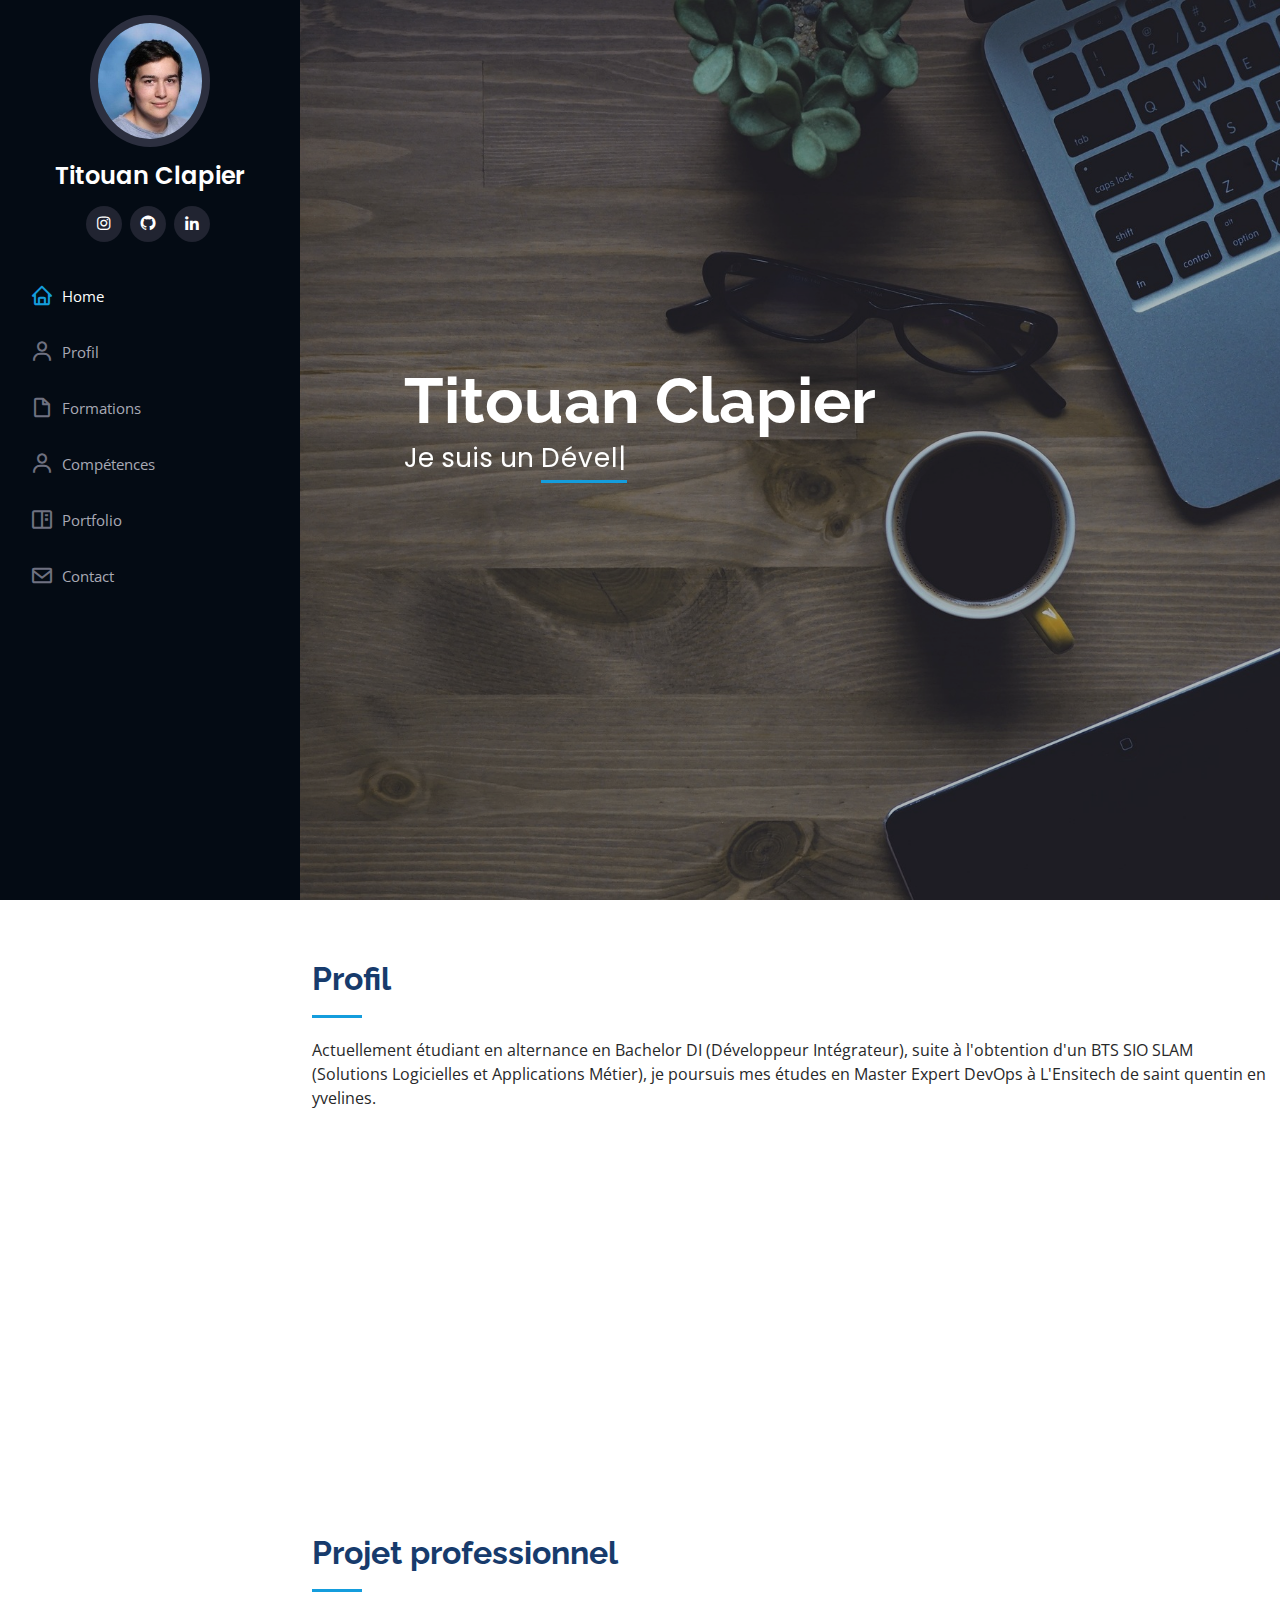
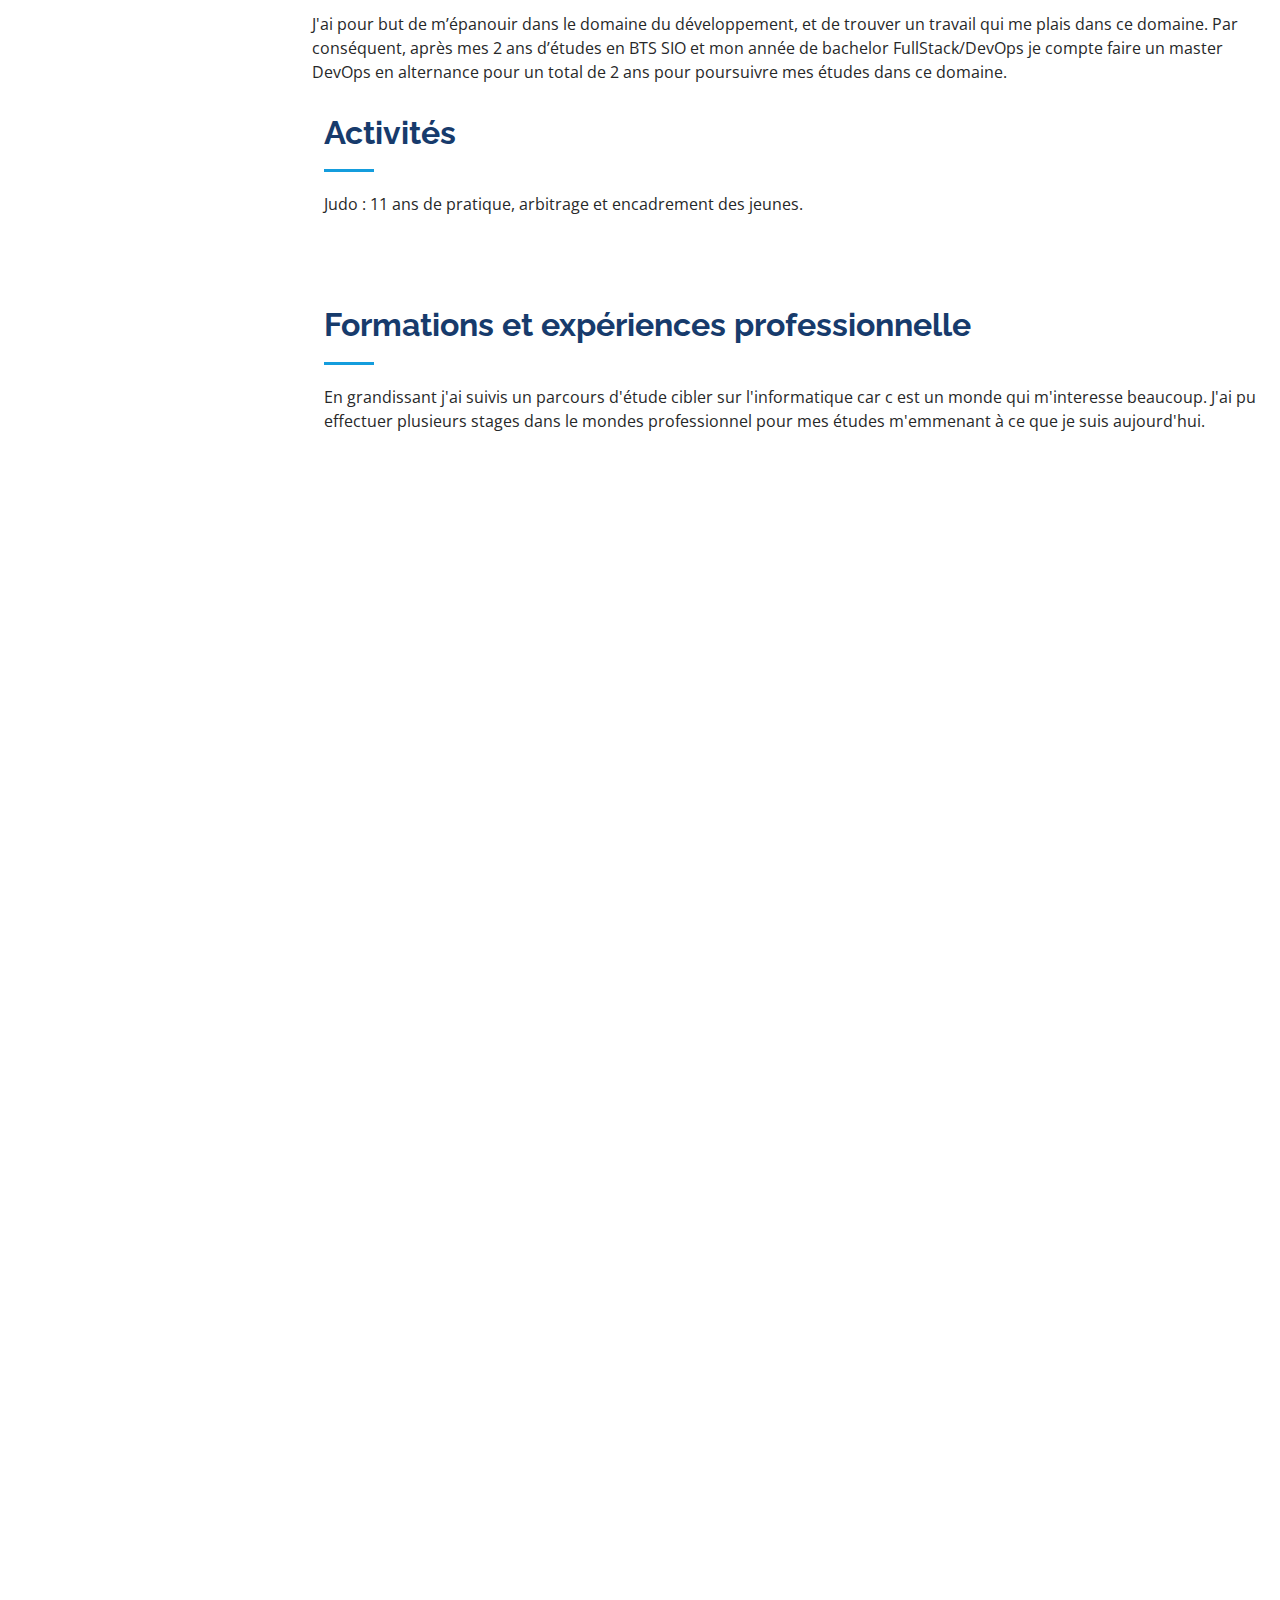
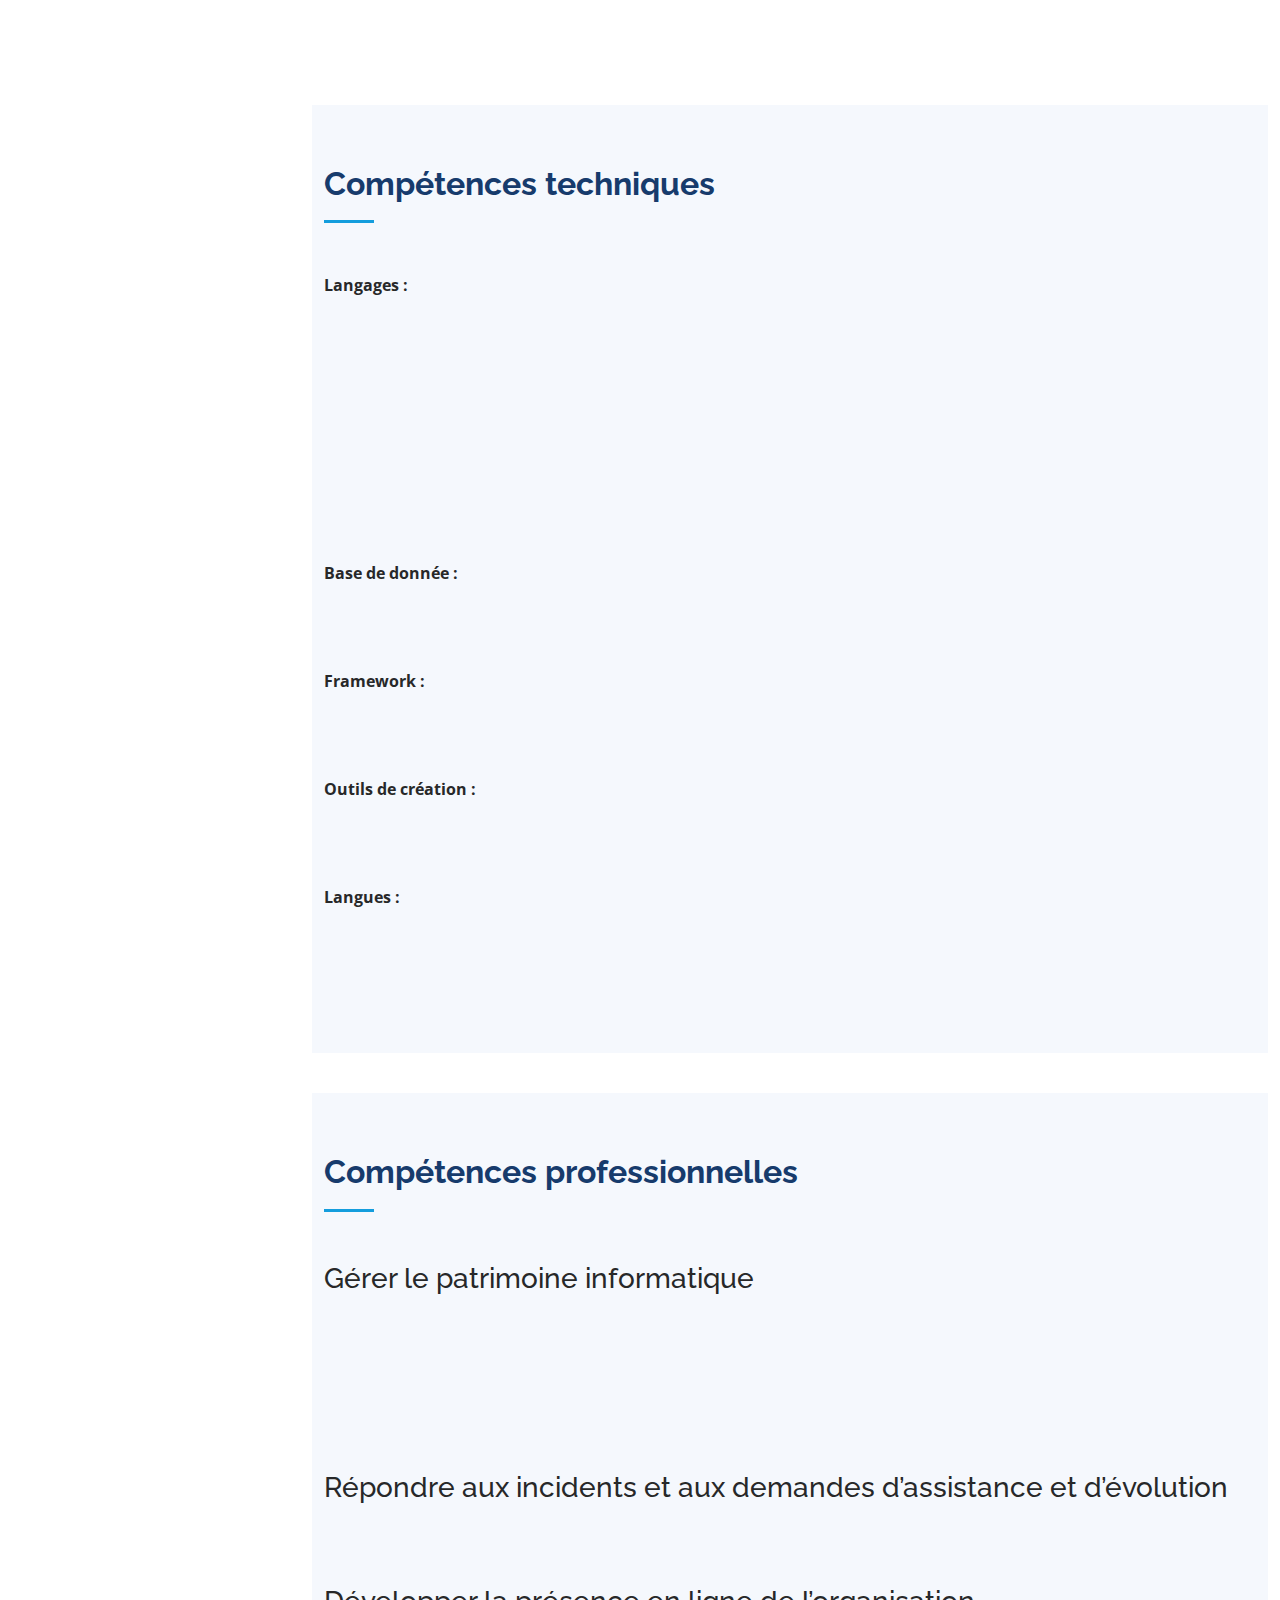
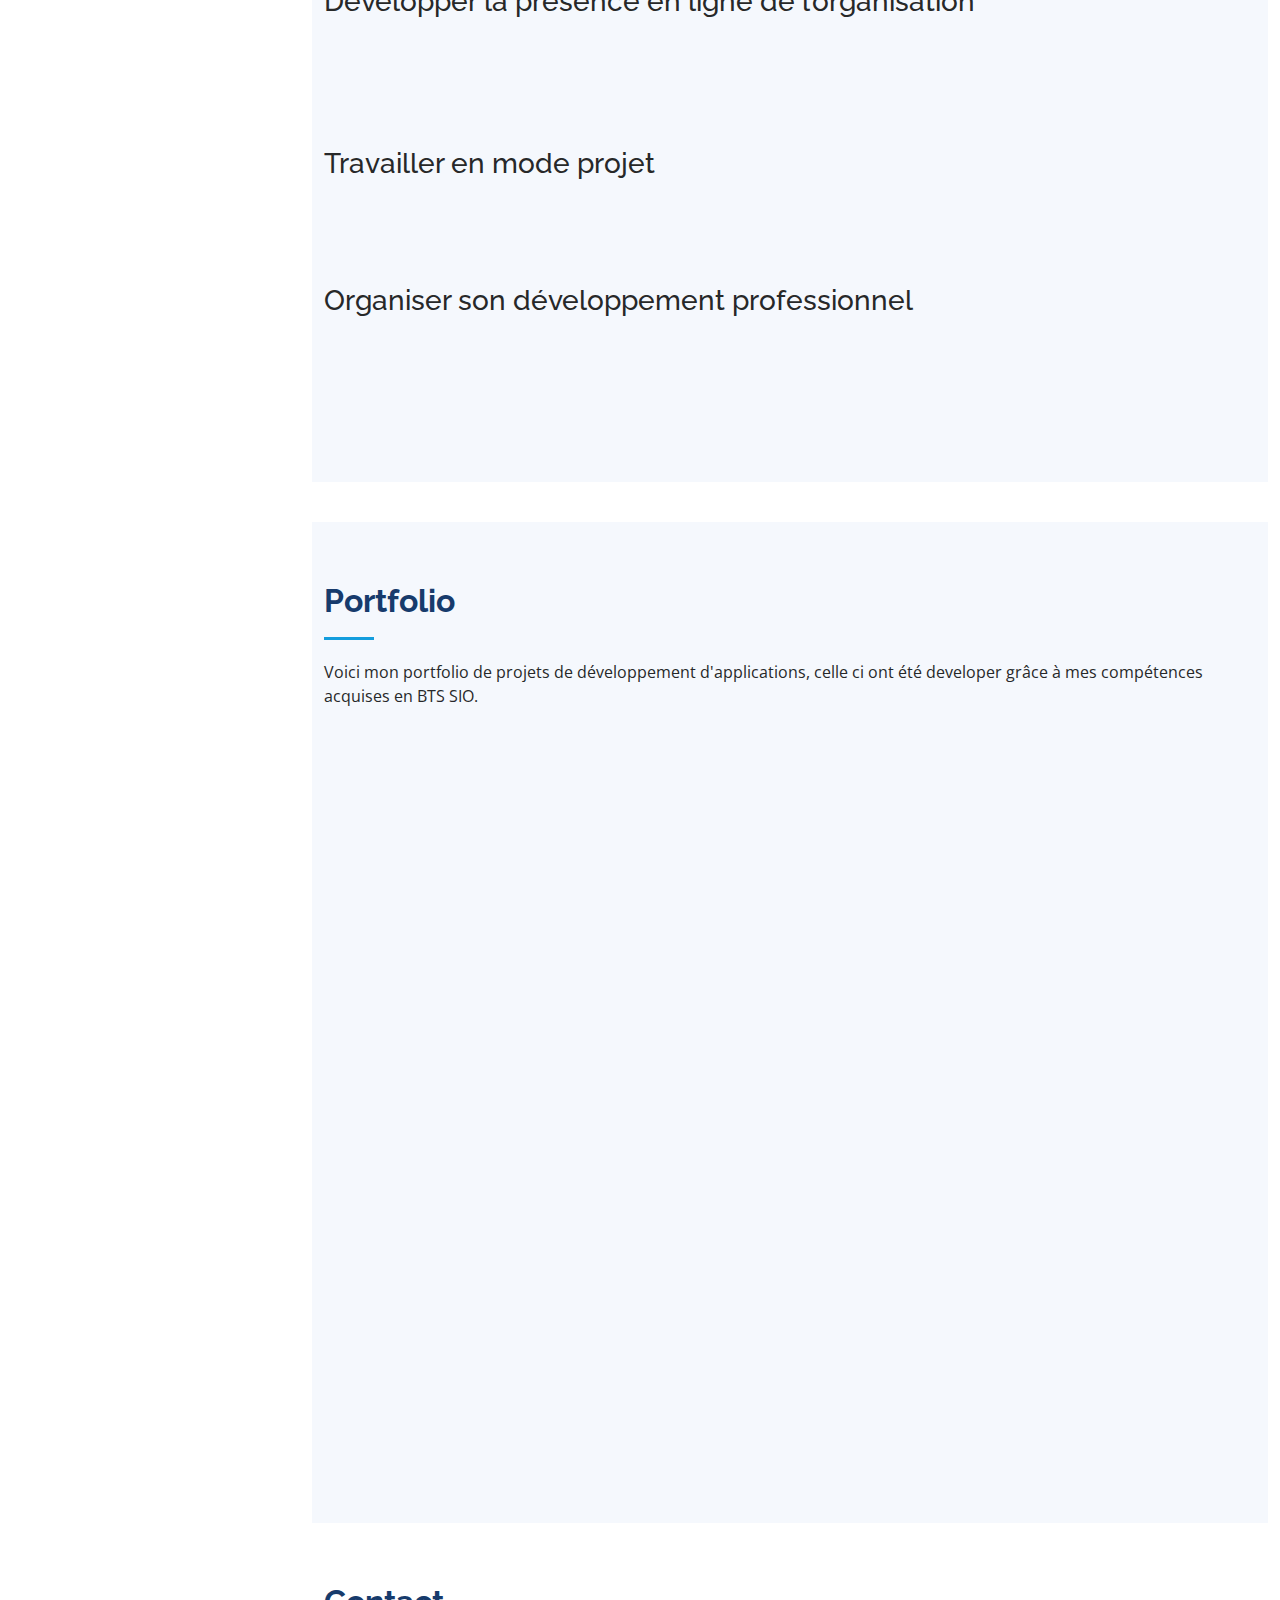
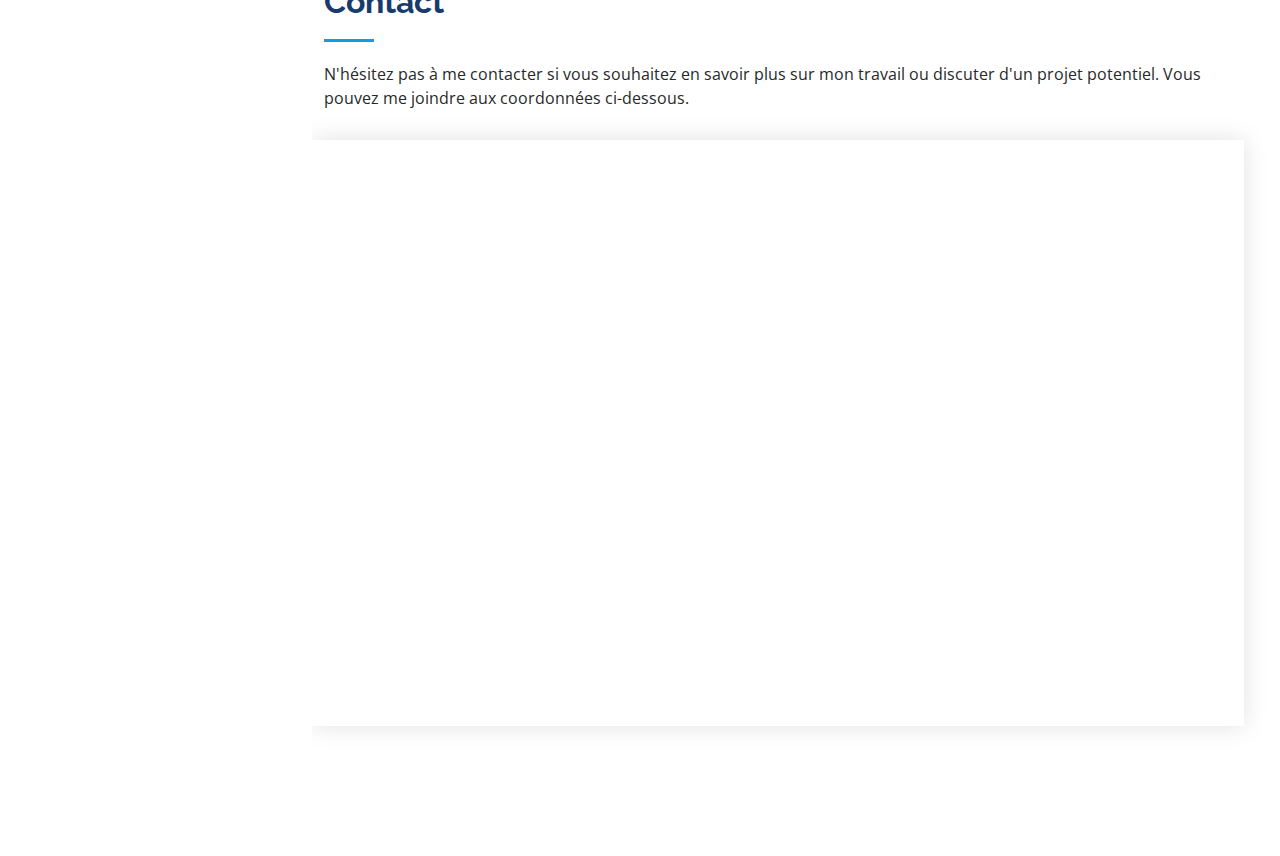
<file: index.html>
<!DOCTYPE html>
<html lang="en">

<head>
    <meta charset="utf-8">
    <meta content="width=device-width, initial-scale=1.0" name="viewport">

    <title>iPortfolio Bootstrap Template - Index</title>
    <meta content="" name="description">
    <meta content="" name="keywords">

    <!-- Favicons -->
    <link href="assets/img/favicon.png" rel="icon">
    <link href="assets/img/apple-touch-icon.png" rel="apple-touch-icon">

    <!-- Google Fonts -->
    <link href="https://fonts.googleapis.com/css?family=Open+Sans:300,300i,400,400i,600,600i,700,700i|Raleway:300,300i,400,400i,500,500i,600,600i,700,700i|Poppins:300,300i,400,400i,500,500i,600,600i,700,700i"
          rel="stylesheet">

    <!-- Vendor CSS Files -->
    <link href="assets/vendor/aos/aos.css" rel="stylesheet">
    <link href="assets/vendor/bootstrap/css/bootstrap.min.css" rel="stylesheet">
    <link href="assets/vendor/bootstrap-icons/bootstrap-icons.css" rel="stylesheet">
    <link href="assets/vendor/boxicons/css/boxicons.min.css" rel="stylesheet">
    <link href="assets/vendor/glightbox/css/glightbox.min.css" rel="stylesheet">
    <link href="assets/vendor/swiper/swiper-bundle.min.css" rel="stylesheet">

    <!-- Template Main CSS File -->
    <link href="assets/css/style.css" rel="stylesheet">
</head>

<body>

    <!-- ======= Mobile nav toggle button ======= -->
    <i class="bi bi-list mobile-nav-toggle d-xl-none"></i>

    <!-- ======= Header ======= -->
    <header id="header">
        <div class="d-flex flex-column">

            <div class="profile">
                <img src="assets/img/profile-img.jpg" alt="" class="img-fluid rounded-circle">
                <h1 class="text-light"><a href="index.html">Titouan Clapier</a></h1>
                <div class="social-links mt-3 text-center">

                    <a href="https://instagram.com/titouan_clapier?igshid=ZDdkNTZiNTM=" target="_blank"
                       class="instagram"><i class="bx bxl-instagram"></i></a>
                    <a href="https://github.com/TitouanClapier/" target="_blank" class="github">
                        <i class="bx bxl-github"></i>
                    </a>
                    <a href="https://www.linkedin.com/in/titouan-clapier-07048a220/" target="_blank" class="linkedin">
                        <i class="bx bxl-linkedin"></i>
                    </a>
                </div>
            </div>

            <nav id="navbar" class="nav-menu navbar">
                <ul>
                    <li>
                        <a href="#hero" class="nav-link scrollto active">
                            <i class="bx bx-home"></i>
                            <span>Home</span>
                        </a>
                    </li>
                    <li>
                        <a href="#about" class="nav-link scrollto"><i class="bx bx-user"></i> <span>Profil</span></a>
                    </li>
                    <!--<li><a href="#skills" class="nav-link scrollto"><i class="bx bx-user"></i> <span>Compétences informatique</span></a>
                    </li>-->

                    <li>
                        <a href="#resume" class="nav-link scrollto">
                            <i class="bx bx-file-blank"></i>
                            <span>Formations</span>
                        </a>
                    </li>
                    <li>
                        <a href="#skills2" class="nav-link scrollto">
                            <i class="bx bx-user"></i>
                            <span>Compétences</span>
                        </a>
                    <li>
                        <a href="#portfolio" class="nav-link scrollto">
                            <i class="bx bx-book-content"></i>
                            <span>Portfolio</span>
                        </a>
                    </li>
                    </li>
                    <!-- <li><a href="#services" class="nav-link scrollto"><i class="bx bx-server"></i> <span>Services</span></a></li> -->
                    <li>
                        <a href="#contact" class="nav-link scrollto">
                            <i class="bx bx-envelope"></i>
                            <span>Contact</span>
                        </a>
                    </li>
                </ul>
            </nav><!-- .nav-menu -->
        </div>
    </header><!-- End Header -->
    <!-- ======= Hero Section ======= -->
    <section id="hero" class="d-flex flex-column justify-content-center align-items-center">
        <div class="hero-container" data-aos="fade-in">
            <h1>Titouan Clapier</h1>
            <p>Je suis un <span class="typed" data-typed-items="Développeur, Travailleur, Joueur"></span></p>
        </div>
    </section><!-- End Hero -->

    <main id="main">

        <!-- ======= About Section ======= -->
        <section id="about" class="about">
            <div class="container">

                <div class="section-title">
                    <h2>Profil</h2>
                    <p>
                        Actuellement étudiant en alternance en Bachelor DI (Développeur Intégrateur),
                        suite à l'obtention d'un BTS SIO SLAM (Solutions Logicielles et Applications Métier),
                        je poursuis mes études en Master Expert DevOps à L'Ensitech de saint quentin en yvelines.
                    </p>
                </div>

                <div class="row">
                    <div class="col-lg-4" data-aos="fade-right">
                        <img src="assets/img/profile-img.jpg" class="img-fluid" alt="" width="300" height="300">
                    </div>
                    <div class="col-lg-8 pt-4 pt-lg-0 content" data-aos="fade-left">
                        <h3>Développeur.</h3>
                        <p class="fst-italic">
                            Organisé, Assidu,
                            Passionné, Créatif,
                            Motivé
                        </p>
                        <div class="row">
                            <div class="col-lg-7">
                                <ul>
                                    <li><i class="bi bi-chevron-right"></i> <strong>Age:</strong> <span>20</span></li>
                                    <li>
                                        <i class="bi bi-chevron-right"></i>
                                        <strong>Diplôme:</strong>
                                        Baccalauréat General options: NSI,PC
                                        <br> BTS SIO option: SLAM
                                    </li>
                                    <li>
                                        <i class="bi bi-chevron-right"></i>
                                        <strong>Diplôme en formation: </strong>Bachelor DI options: FullStack / DevOps

                                    </li>
                                    <li>
                                        <i class="bi bi-chevron-right"></i> <strong>Email:</strong> <a href="mailto:titouan@clapier.com">titouan@clapier.com</a>
                                    </li>
                                    <!--<li><i class="bi bi-chevron-right"></i> <strong>Freelance:</strong> <span>Available</span></li>-->
                                </ul>
                            </div>
                        </div>
                    </div>
                </div>
            </div>
        </section><!-- End About Section -->

        <div class="container">

            <div class="section-title">
                <h2>Projet professionnel</h2>
                <p>
                    J'ai pour but de m’épanouir dans
                    le domaine du développement, et de trouver un travail qui me plais dans ce domaine.
                    Par conséquent,
                    après mes 2 ans d’études en BTS SIO et mon année de bachelor FullStack/DevOps
                    je compte faire un master DevOps
                    en alternance pour un total de 2 ans pour poursuivre mes études dans ce domaine.
                </p>
            </div>

            <div class="container">

                <div class="section-title">
                    <h2>Activités</h2>
                    <p>
                        Judo : 11 ans de pratique, arbitrage et encadrement des jeunes. <br>
                        <!--Jeux-Vidéos : 12 ans de pratique.-->
                    </p>
                </div>
            </div>

            <!-- ======= Resume Section ======= -->
            <section id="resume" class="resume">
                <div class="container">

                    <div class="section-title">
                        <h2>Formations et expériences professionnelle</h2>
                        <p>
                            En grandissant j'ai suivis un parcours d'étude cibler sur l'informatique car c est un
                            monde qui m'interesse beaucoup. J'ai pu effectuer
                            plusieurs stages dans le mondes professionnel pour mes études m'emmenant à ce que je
                            suis
                            aujourd'hui.
                        </p>
                    </div>

                    <div class="row">
                        <div class="col-lg-6" data-aos="fade-up">

                            <h3 class="resume-title">Formation</h3>
                            <div class="resume-item">
                                <h4>BAC Général </h4>
                                <h5>Septembre 2019 / Juin 2021</h5>
                                <p><em>Lycée de Villaroy, Guyancourt, Yvelines</em></p>
                                <p>
                                    Spécialités:<br>
                                    Numérique et Science de l’Informatique<br>
                                    Physique-Chimie<br>
                                    Mathématiques
                                </p>
                            </div>
                            <div class="resume-item">
                                <h4>BTS SIO Services informatiques aux organisations </h4>
                                <h5>2eme année, Septembre 2021 / Juin 2023</h5>
                                <p><em>Lycée Fulbert, Chartres</em></p>
                                <p>
                                    Option SLAM solutions logicielles et applications métiers
                                    <br> Développement d’applications
                                    <br> Maintenance de programmes applicatifs
                                    <br> Gestion de projet
                                </p>
                            </div>

                            <div class="resume-item">
                                <h4>Bachelor DI (développeur integrateur)</h4>
                                <h5>Septembre 2023 / Juin 2024</h5>
                                <p><em>Ensitech, saint quentin en yvelines</em></p>
                                <p>
                                    Option FullStack et DevOps
                                    <br>Développement d’applications orientées objet
                                    <br>Conception et modélisation de données
                                    <br>Architecture logicielle
                                    <br>Support et maintenance
                                    <br>Gestion de projet (méthode agile/Scrum)
                                    <br>Gestion collaborative (Git)
                                </p>
                            </div>

                            <div class="resume-item">
                                <h4>Certification PIX </h4>
                                <h5>11 Juin 2021</h5>
                                <p>Compétence numérique niveaux lycée, score : 227.</p>
                                <h5>3 mars 2023</h5>
                                <p>Compétence numérique niveaux BTS, score : 441.</p>
                            </div>

                            <div class="resume-item">
                                <h4>TOEIC </h4>
                                <h5>Mai 2023</h5>
                                <p>Niveau B1, score : 625.</p>
                            </div>
                        </div>
                        <div class="col-lg-6" data-aos="fade-up" data-aos-delay="100">
                            <h3 class="resume-title">Experience professionnel</h3>
                            <div class="resume-item">
                                <h4>Antéor</h4>
                                <h5>
                                    Informatique industrielle — Technicien
                                    juin/juillet 2018, Juin/Juillet 2019, Juin / Août 2021
                                </h5>

                                <ul>
                                    <li>Assemblage et maintenance d’ordinateurs industriels</li>
                                    <li>Installation/flashage de système d'exploitation</li>
                                    <li>Réception et expédition de marchandises, gestion de stocks</li>
                                </ul>
                            </div>

                            <div class="resume-item">
                                <h4>Rubbix</h4>
                                <h5>Agence digitale — Stagiaire, Juin / Juillet 2022 </h5>

                                <ul>
                                    <li>Création de site vitrines sous WordPress</li>
                                    <li>Création de sites d'e-commerces avec PrestaShop</li>
                                </ul>
                            </div>
                            <div class="resume-item">
                                <h4>Conseil dept. d’Eure-et-Loir</h4>
                                <h5>DSI — Stagiaire, Janvier / Février 2023</h5>
                                <ul>
                                    <li>
                                        Développement d’une application PHP/MySQL de gestion de parcs de photocopieuses
                                    </li>
                                    <li>POO avec Architecture MVC</li>
                                    <li>Utilisation de BootStrap / Symfony - Twig</li>
                                </ul>
                            </div>
                            <div class="resume-item">
                                <h4>Arkance systems</h4>
                                <h5>Développeur - Alternant, Septembre / Août 2023/2024</h5>
                                <ul>
                                    <li>Gestion et versionnage de projet via Azure DevOps</li>
                                    <li>Mise à jour d’application/plugin métier AutoCad</li>
                                    <li>Recherche et rédaction de documentation</li>
                                    <li>Migration de bases de données</li>
                                    <li>Développement d’une application statistique utilisant les API AutoDesk pour optimiser les licences.</li>
                                    <li>Estimation des projets</li>
                                    <li>Recherche et tests de nouvelles technologies</li>
                                </ul>
                            </div>
                        </div>
                    </div>
                </div>
            </section><!-- End Resume Section -->
            <!-- ======= Skills Section ======= -->
            <section id="skills" class="skills section-bg">
                <div class="container">

                    <div class="section-title">
                        <h2>Compétences techniques</h2>
                        <p></p>
                    </div>
                    <strong>Langages :</strong> <br><br>
                    <div class="row skills-content">

                        <div class="col-lg-6" data-aos="fade-up">

                            <div class="progress">
                                <span class="skill">HTML <i class="val">85%</i></span>
                                <div class="progress-bar-wrap">
                                    <div class="progress-bar" role="progressbar" aria-valuenow="80" aria-valuemin="0"
                                         aria-valuemax="100">
                                    </div>
                                </div>
                            </div>

                            <div class="progress">
                                <span class="skill">CSS <i class="val">70%</i></span>
                                <div class="progress-bar-wrap">
                                    <div class="progress-bar" role="progressbar" aria-valuenow="70" aria-valuemin="0"
                                         aria-valuemax="100">
                                    </div>
                                </div>
                            </div>

                            <div class="progress">
                                <span class="skill">JavaScript <i class="val">65%</i></span>
                                <div class="progress-bar-wrap">
                                    <div class="progress-bar" role="progressbar" aria-valuenow="65" aria-valuemin="0"
                                         aria-valuemax="100">
                                    </div>
                                </div>
                            </div>

                            <div class="progress">
                                <span class="skill">Java <i class="val">55%</i></span>
                                <div class="progress-bar-wrap">
                                    <div class="progress-bar" role="progressbar" aria-valuenow="55" aria-valuemin="0"
                                         aria-valuemax="100">
                                    </div>
                                </div>
                            </div>
                        </div>

                        <div class="col-lg-6" data-aos="fade-up" data-aos-delay="100">

                            <div class="progress">
                                <span class="skill">PHP <i class="val">85%</i></span>
                                <div class="progress-bar-wrap">
                                    <div class="progress-bar" role="progressbar" aria-valuenow="85" aria-valuemin="0"
                                         aria-valuemax="100">
                                    </div>
                                </div>
                            </div>

                            <div class="progress">
                                <span class="skill">C# <i class="val">70%</i></span>
                                <div class="progress-bar-wrap">
                                    <div class="progress-bar" role="progressbar" aria-valuenow="70" aria-valuemin="0"
                                         aria-valuemax="100">
                                    </div>
                                </div>
                            </div>

                            <div class="progress">
                                <span class="skill">Python <i class="val">75%</i></span>
                                <div class="progress-bar-wrap">
                                    <div class="progress-bar" role="progressbar" aria-valuenow="75" aria-valuemin="0"
                                         aria-valuemax="100">
                                    </div>
                                </div>
                            </div>
                        </div>
                    </div>
                    <strong>Base de donnée :</strong> <br><br>
                    <div class="row skills-content">

                        <div class="col-lg-6" data-aos="fade-up">

                            <div class="progress">
                                <span class="skill">SQL <i class="val">85%</i></span>
                                <div class="progress-bar-wrap">
                                    <div class="progress-bar" role="progressbar" aria-valuenow="85" aria-valuemin="0"
                                         aria-valuemax="100">
                                    </div>
                                </div>
                            </div>
                        </div>
                    </div>
                    <strong>Framework : </strong><br><br>

                    <div class="row skills-content">

                        <div class="col-lg-6" data-aos="fade-up">
                            <div class="progress">
                                <span class="skill">Symfony <i class="val">65%</i></span>
                                <div class="progress-bar-wrap">
                                    <div class="progress-bar" role="progressbar" aria-valuenow=" 65" aria-valuemin="0"
                                         aria-valuemax="100">
                                    </div>
                                </div>
                            </div>
                        </div>

                        <div class="col-lg-6" data-aos="fade-up" data-aos-delay="100">
                            <div class="progress">
                                <span class="skill">Bootstrap <i class="val">85%</i></span>
                                <div class="progress-bar-wrap">
                                    <div class="progress-bar" role="progressbar" aria-valuenow="85" aria-valuemin="0"
                                         aria-valuemax="100">
                                    </div>
                                </div>
                            </div>
                        </div>
                    </div>

                    <strong>Outils de création : </strong><br><br>

                    <div class="row skills-content">

                        <div class="col-lg-6" data-aos="fade-up">
                            <div class="progress">
                                <span class="skill">Wordpress <i class="val">75%</i></span>
                                <div class="progress-bar-wrap">
                                    <div class="progress-bar" role="progressbar" aria-valuenow="75" aria-valuemin="0"
                                         aria-valuemax="100">
                                    </div>
                                </div>
                            </div>
                        </div>

                        <div class="col-lg-6" data-aos="fade-up" data-aos-delay="100">
                            <div class="progress">
                                <span class="skill">Prestashop <i class="val">60%</i></span>
                                <div class="progress-bar-wrap">
                                    <div class="progress-bar" role="progressbar" aria-valuenow="60" aria-valuemin="0"
                                         aria-valuemax="100">
                                    </div>
                                </div>
                            </div>
                        </div>
                    </div>

                    <strong>Langues : </strong><br><br>

                    <div class="row skills-content">

                        <div class="col-lg-6" data-aos="fade-up">
                            <div class="progress">
                                <span class="skill">Anglais B2 <i class="val">75%</i></span>
                                <div class="progress-bar-wrap">
                                    <div class="progress-bar" role="progressbar" aria-valuenow="75" aria-valuemin="0"
                                         aria-valuemax="100">
                                    </div>
                                </div>
                            </div>
                        </div>

                        <div class="col-lg-6" data-aos="fade-up" data-aos-delay="100">
                            <div class="progress">
                                <span class="skill">Espagnol A1 <i class="val">10%</i></span>
                                <div class="progress-bar-wrap">
                                    <div class="progress-bar" role="progressbar" aria-valuenow="10" aria-valuemin="0"
                                         aria-valuemax="100">
                                    </div>
                                </div>
                            </div>
                        </div>
                    </div>
                </div>
            </section>
            <!-- End Skills2 Section -->
            <p><br></p>
            <!-- ======= Skills2 Section ======= -->
            <section id="skills2" class="skills2 section-bg">
                <div class="container">

                    <div class="section-title">
                        <h2>Compétences professionnelles</h2>
                    </div>

                    <h3 class="resume-title">Gérer le patrimoine informatique</h3>
                    <div class="row">

                        <div class="col-lg-12" data-aos="fade-up" data-aos-delay="100">
                            <div class="resume-item">
                                ▸Recenser et identifier les ressources numériques
                                <br>▸Exploiter des référentiels, normes et standards adoptés par le prestataire
                                informatique
                                <br>▸Mettre en place et vérifier les niveaux d’habilitation associés à un service
                                <br>▸Vérifier les conditions de la continuité d’un service informatique
                                <br>▸Gérer des sauvegardes
                                <br>▸Vérifier le respect des règles d’utilisation des ressources numériques
                                <br>
                            </div>
                        </div>
                    </div>
                    <br>
                    <h3 class="resume-title">Répondre aux incidents et aux demandes d’assistance et d’évolution</h3>
                    <div class="row">

                        <div class="col-lg-12" data-aos="fade-up" data-aos-delay="100">
                            <div class="resume-item">
                                ▸Collecter, suivre et orienter des demandes
                                <br>▸Traiter des demandes concernant les applications
                                <br>
                            </div>
                        </div>
                    </div>
                    <br>
                    <h3 class="resume-title">Développer la présence en ligne de l’organisation</h3>
                    <div class="row">

                        <div class="col-lg-12" data-aos="fade-up" data-aos-delay="100">
                            <div class="resume-item">
                                ▸Participer à la valorisation de l’image de l’organisation sur les médias numériques en
                                tenant compte du cadre juridique et des enjeux économiques
                                <br> ▸Référencer les services en ligne de l’organisation et mesurer leur visibilité.
                                <br> ▸Participer à l’évolution d’un site Web exploitant les données de l’organisation.
                                <br>
                            </div>
                        </div>
                    </div>
                    <br>
                    <h3 class="resume-title">Travailler en mode projet</h3>
                    <div class="row">

                        <div class="col-lg-12" data-aos="fade-up" data-aos-delay="100">
                            <div class="resume-item">
                                ▸Analyser les objectifs et les modalités d’organisation d’un projet
                                <br> ▸Planifier les activités
                                <br> ▸Évaluer les indicateurs de suivi d’un projet et analyser les écarts
                                <br>
                            </div>
                        </div>
                    </div>
                    <br>
                    <h3 class="resume-title">Organiser son développement professionnel</h3>
                    <div class="row">

                        <div class="col-lg-12" data-aos="fade-up" data-aos-delay="100">
                            <div class="resume-item">
                                ▸Mettre en place son environnement d’apprentissage personnel
                                <br> ▸Mettre en œuvre des outils et stratégies de veille informationnelle
                                <br> ▸Gérer son identité professionnelle
                                <br> ▸Développer son projet professionnel
                                <br>
                            </div>
                        </div>
                    </div>
                </div>
            </section>
            <p><br></p>
            <!-- ======= Portfolio Section ======= -->
            <section id="portfolio" class="portfolio section-bg">
                <div class="container">

                    <div class="section-title">
                        <h2>Portfolio</h2>
                        <p>
                            Voici mon portfolio de projets de développement d'applications,
                            celle ci ont été developer grâce à mes compétences acquises en BTS SIO.
                        </p>
                    </div>

                    <div class="row" data-aos="fade-up">
                        <div class="col-lg-12 d-flex justify-content-center">
                            <ul id="portfolio-flters">
                                <li data-filter="*" class="filter-active">All</li>
                                <li data-filter=".filter-app">App</li>
                                <li data-filter=".filter-wordpress">Wordpress</li>
                                <li data-filter=".filter-web">Web</li>
                            </ul>
                        </div>
                    </div>

                    <div class="row portfolio-container" data-aos="fade-up" data-aos-delay="100">

                        <div class="col-lg-4 col-md-6 portfolio-item filter-wordpress">
                            <div class="portfolio-wrap">
                                <img src="assets/img/portfolio/portfolio-4.jpg" class="img-fluid" alt="">
                                <div class="portfolio-links">
                                    <a href="assets/img/portfolio/portfolio-4.jpg" data-gallery="portfolioGallery"
                                       class="portfolio-lightbox" title="Uppernoir"><i class="bx bx-plus"></i></a>
                                    <a href="portfolio-details4.html" title="More Details">
                                        <i class="bx bx-link"></i>
                                    </a>
                                </div>
                            </div>
                        </div>
                        <div class="col-lg-4 col-md-6 portfolio-item filter-web">
                            <div class="portfolio-wrap">
                                <img src="assets/img/portfolio/portfolio-1.jpg" class="img-fluid" alt="">
                                <div class="portfolio-links">
                                    <a href="assets/img/portfolio/portfolio-1.jpg" data-gallery="portfolioGallery"
                                       class="portfolio-lightbox" title="SportLudique"><i class="bx bx-plus"></i></a>
                                    <a href="portfolio-details1.html" title="More Details">
                                        <i class="bx bx-link"></i>
                                    </a>
                                </div>
                            </div>
                        </div>

                        <div class="col-lg-4 col-md-6 portfolio-item filter-app">
                            <div class="portfolio-wrap">
                                <img src="assets/img/portfolio/portfolio-2.jpg" class="img-fluid" alt="">
                                <div class="portfolio-links">
                                    <a href="assets/img/portfolio/portfolio-2.jpg" data-gallery="portfolioGallery"
                                       class="portfolio-lightbox" title="Autofact"><i class="bx bx-plus"></i></a>
                                    <a href="portfolio-details2.html" title="More Details">
                                        <i class="bx bx-link"></i>
                                    </a>
                                </div>
                            </div>
                        </div>

                        <div class="col-lg-4 col-md-6 portfolio-item filter-web">
                            <div class="portfolio-wrap">
                                <img src="assets/img/portfolio/portfolio-3.jpg" class="img-fluid" alt="">
                                <div class="portfolio-links">
                                    <a href="assets/img/portfolio/portfolio-3.jpg" data-gallery="portfolioGallery"
                                       class="portfolio-lightbox" title="Copieurs"><i class="bx bx-plus"></i></a>
                                    <a href="portfolio-details3.html" title="More Details">
                                        <i class="bx bx-link"></i>
                                    </a>
                                </div>
                            </div>
                        </div>

                        <div class="col-lg-4 col-md-6 portfolio-item filter-web">
                            <div class="portfolio-wrap">
                                <img src="assets/img/portfolio/portfolio-3.jpg" class="img-fluid" alt="">
                                <div class="portfolio-links">
                                    <a href="assets/img/portfolio/portfolio-3.jpg" data-gallery="portfolioGallery"
                                       class="portfolio-lightbox" title="BikeFixer (En cour de création)"><i class="bx bx-plus"></i></a>
                                    <a href="portfolio-details3.html" title="More Details">
                                        <i class="bx bx-link"></i>
                                    </a>
                                </div>
                            </div>
                        </div>
                        <!----
    <div class="col-lg-4 col-md-6 portfolio-item filter-wordpress">
        <div class="portfolio-wrap">
            <img src="assets/img/portfolio/portfolio-5.jpg" class="img-fluid" alt="">
            <div class="portfolio-links">
                <a href="assets/img/portfolio/portfolio-5.jpg" data-gallery="portfolioGallery"
                   class="portfolio-lightbox" title="Lycee saint-charles sainte croix">
                    <i class="bx bx-plus"></i>
                </a>
                <a href="portfolio-details5.html" title="More Details">
                    <i class="bx bx-link"></i>
                </a>
            </div>
        </div>
    </div>

    <div class="col-lg-4 col-md-6 portfolio-item filter-wordpress">
        <div class="portfolio-wrap">
            <img src="assets/img/portfolio/portfolio-6.jpg" class="img-fluid" alt="">
            <div class="portfolio-links">
                <a href="assets/img/portfolio/portfolio-6.jpg" data-gallery="portfolioGallery"
                   class="portfolio-lightbox" title="Bain De Mer">
                    <i class="bx bx-plus"></i>
                </a>
                <a href="portfolio-details6.html" title="More Details">
                    <i class="bx bx-link"></i>
                </a>
            </div>
        </div>
    </div>

    <div class="col-lg-4 col-md-6 portfolio-item filter-web">
        <div class="portfolio-wrap">
            <img src="assets/img/portfolio/portfolio-7.jpg" class="img-fluid" alt="">
            <div class="portfolio-links">
                <a href="assets/img/portfolio/portfolio-7.jpg" data-gallery="portfolioGallery"
                   class="portfolio-lightbox" title="CyrilDenize">
                    <i class="bx bx-plus"></i>
                </a>
                <a href="portfolio-details7.html" title="More Details">
                    <i class="bx bx-link"></i>
                </a>
            </div>
        </div>
    </div>
    --->
                    </div>
                </div>
            </section><!-- End Portfolio Section -->
            <!-- ======= Contact Section ======= -->
            <section id="contact" class="contact">
                <div class="container">
                    <div class="section-title">
                        <h2>Contact</h2>
                        <p>
                            N'hésitez pas à me contacter si vous souhaitez en savoir plus sur mon travail ou discuter
                            d'un projet potentiel. Vous pouvez me joindre aux coordonnées ci-dessous.
                        </p>
                    </div>
                    <div class="row info">
                        <div class="col-lg-6" data-aos="fade-up" data-aos-delay="100">
                            <div class="email">
                                <i class="bi bi-envelope"></i>
                                <h4>Email:</h4>
                                <p><a href="mailto:titouan@clapier.com">titouan@clapier.com</a></p>
                            </div>
                            <div class="address">
                                <i class="bi bi-geo-alt"></i>
                                <h4>Localisation:</h4>
                                <p>Magny les Hameaux, 78114</p>
                            </div>
                            <iframe src="https://www.google.com/maps/embed?pb=!1m18!1m12!1m3!1d42100.81891654908!2d2.0143687958040135!3d48.73794324448565!2m3!1f0!2f0!3f0!3m2!1i1024!2i768!4f13.1!3m3!1m2!1s0x47e68054399790a7%3A0x40b82c3688c3d30!2s78114%20Magny-les-Hameaux!5e0!3m2!1sfr!2sfr!4v1679759380703!5m2!1sfr!2sfr"
                                    width="400" height="350" style="border:0;" allowfullscreen="" loading="lazy"
                                    referrerpolicy="no-referrer-when-downgrade"></iframe>
                        </div>
                        <div class="col-lg-6 d-flex align-items-center justify-content-center" data-aos="fade-up"
                             data-aos-delay="100">
                            <div class="text-center">
                                <style>
                                    img {
                                        max-width: 100%;
                                    }
                                </style>

                                <div style="width: 90%; text-align: center; " class="address">
                                    <i class="bi bi-qr-code-scan"></i>
                                    <h4>Contactez moi via ce qr code:</h4> <br>
                                </div>
                                <div style="width: 100%; text-align: center; ">
                                    <img src="assets/img/portfolio/qrcode_www.linkedin.com.png" alt="">
                                </div>
                            </div>
                        </div>
                    </div>
                </div>
            </section><!-- End Contact Section -->
    </main><!-- End #main -->
    <!-- ======= Footer ======= -->
    <footer id="footer">

        <div class="container">

            <div class="credits">
                <!-- All the links in the footer should remain intact. -->
                <!-- You can delete the links only if you purchased the pro version. -->
                <!-- Licensing information: https://bootstrapmade.com/license/ -->
                <!-- Purchase the pro version with working PHP/AJAX contact form: https://bootstrapmade.com/iportfolio-bootstrap-portfolio-websites-template/ -->
            </div>
        </div>
    </footer><!-- End  Footer -->

    <a href="#" class="back-to-top d-flex align-items-center justify-content-center">
        <i class="bi bi-arrow-up-short"></i>
    </a>

    <!-- Vendor JS Files -->
    <script src="assets/vendor/purecounter/purecounter_vanilla.js"></script>
    <script src="assets/vendor/aos/aos.js"></script>
    <script src="assets/vendor/bootstrap/js/bootstrap.bundle.min.js"></script>
    <script src="assets/vendor/glightbox/js/glightbox.min.js"></script>
    <script src="assets/vendor/isotope-layout/isotope.pkgd.min.js"></script>
    <script src="assets/vendor/swiper/swiper-bundle.min.js"></script>
    <script src="assets/vendor/typed.js/typed.min.js"></script>
    <script src="assets/vendor/waypoints/noframework.waypoints.js"></script>
    <script src="assets/vendor/php-email-form/validate.js"></script>

    <!-- Template Main JS File -->
    <script src="assets/js/main.js"></script>
</body>
</html>
</file>
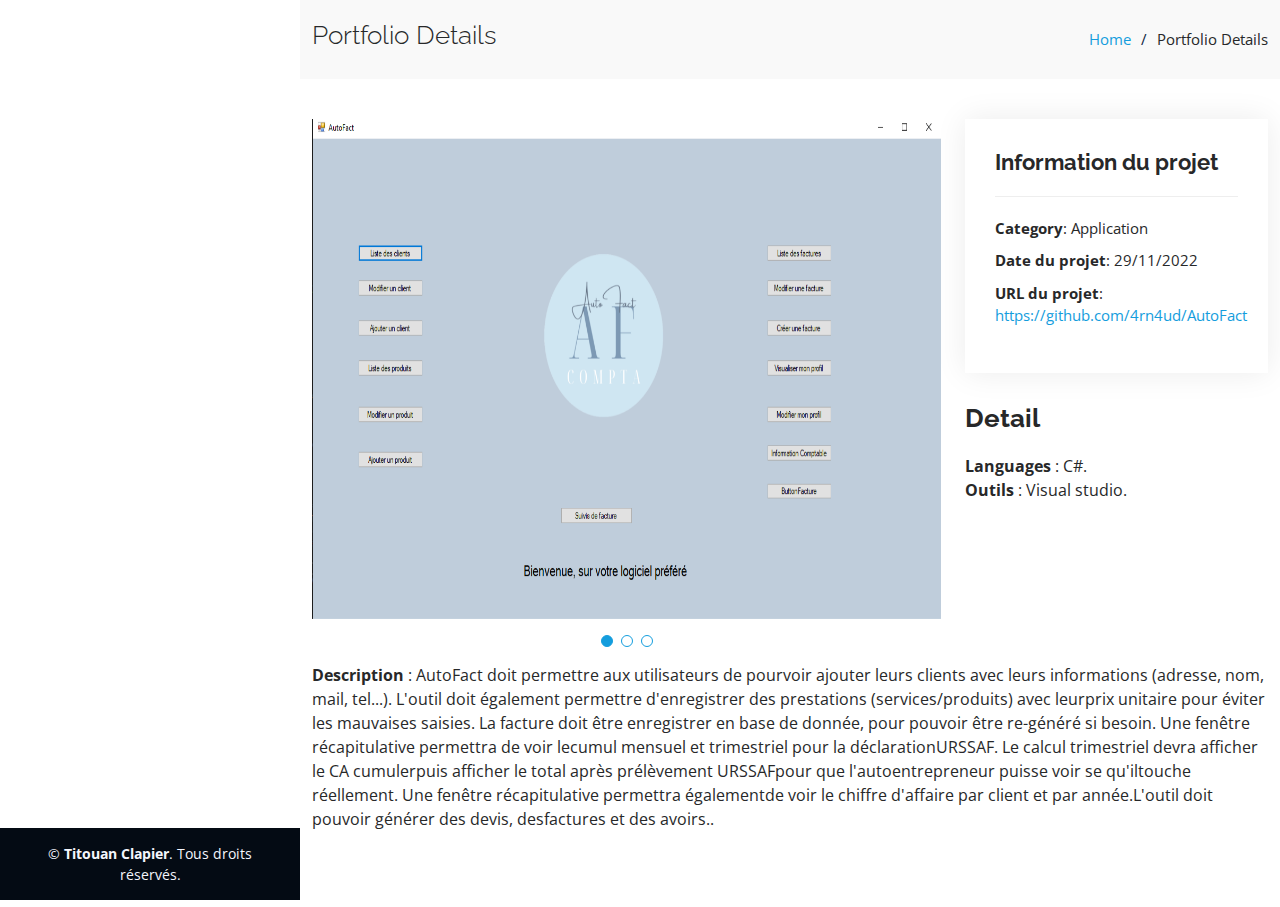
<file: AutoFact.html>
<!DOCTYPE html>
<html lang="en">

<head>
  <meta charset="utf-8">
  <meta content="width=device-width, initial-scale=1.0" name="viewport">

  <title>Portfolio Titouan CLAPIER</title>
  <meta content="" name="description">
  <meta content="" name="keywords">

  <!-- Favicons -->
  <link href="assets/img/favicon.png" rel="icon">
  <link href="assets/img/apple-touch-icon.png" rel="apple-touch-icon">

  <!-- Google Fonts -->
  <link href="https://fonts.googleapis.com/css?family=Open+Sans:300,300i,400,400i,600,600i,700,700i|Raleway:300,300i,400,400i,500,500i,600,600i,700,700i|Poppins:300,300i,400,400i,500,500i,600,600i,700,700i" rel="stylesheet">

  <!-- Vendor CSS Files -->
  <link href="assets/vendor/aos/aos.css" rel="stylesheet">
  <link href="assets/vendor/bootstrap/css/bootstrap.min.css" rel="stylesheet">
  <link href="assets/vendor/bootstrap-icons/bootstrap-icons.css" rel="stylesheet">
  <link href="assets/vendor/boxicons/css/boxicons.min.css" rel="stylesheet">
  <link href="assets/vendor/glightbox/css/glightbox.min.css" rel="stylesheet">
  <link href="assets/vendor/swiper/swiper-bundle.min.css" rel="stylesheet">

  <!-- Template Main CSS File -->
  <link href="assets/css/style.css" rel="stylesheet">
</head>

<body class="detail-page">
  <main id="main">
    <!-- ======= Breadcrumbs ======= -->
    <section id="breadcrumbs" class="breadcrumbs">
      <div class="container">
        <div class="d-flex justify-content-between align-items-center">
          <h2>Portfolio Details</h2>
          <ol>
            <li><a href="index.html">Home</a></li>
            <li>Portfolio Details</li>
          </ol>
        </div>
      </div>
    </section><!-- End Breadcrumbs -->

    <!-- ======= Portfolio Details Section ======= -->
    <section id="portfolio-details" class="portfolio-details">
      <div class="container">
        <div class="row gy-4">
          <div class="col-lg-8">
            <div class="portfolio-details-slider swiper">
              <div class="swiper-wrapper align-items-center">
                <div class="swiper-slide">
                  <img src="assets/img/portfolio/portfolio-details-2.2.jpg" alt="" width="700" height="500">
                </div>
                <div class="swiper-slide">
                  <img src="assets/img/portfolio/portfolio-details-2.1.jpg" alt="" width="700" height="500">
                </div>
                <div class="swiper-slide">
                  <img src="assets/img/portfolio/portfolio-details-2.3.jpg" alt="" width="700" height="500">
                </div>
              </div>
              <div class="swiper-pagination"></div>
            </div>
          </div>

          <div class="col-lg-4">
            <div class="portfolio-info">
              <h3>Information du projet</h3>
              <ul>
                <li><strong>Category</strong>: Application </li>
                <li><strong>Date du projet</strong>: 29/11/2022</li>
                <li><strong>URL du projet</strong>: <a href="https://github.com/4rn4ud/AutoFact">https://github.com/4rn4ud/AutoFact</a></li>
              </ul>
            </div>
            <div class="portfolio-description">
              <h2>Detail</h2>
              <p>
                <strong>Languages</strong> : C#.<br>
                <strong>Outils</strong> : Visual studio.
              </p>
            </div>
          </div>
        </div>
        <p>
          <strong>Description</strong> :
          AutoFact doit permettre aux utilisateurs de pourvoir ajouter leurs clients avec leurs informations (adresse, nom, mail, tel...).
          L'outil doit également permettre d'enregistrer des prestations (services/produits) avec leurprix unitaire pour éviter les mauvaises saisies.
          La facture doit être enregistrer en base de donnée, pour pouvoir être re-généré si besoin.

          Une fenêtre récapitulative permettra de voir lecumul mensuel et trimestriel pour la déclarationURSSAF.
          Le calcul trimestriel devra afficher le CA cumulerpuis afficher le total après prélèvement URSSAFpour que l'autoentrepreneur puisse voir se qu'iltouche réellement.
          Une fenêtre récapitulative permettra égalementde voir le chiffre d'affaire par client et par année.L'outil doit pouvoir générer des devis, desfactures et des avoirs..
        </p>
      </div>
    </section><!-- End Portfolio Details Section -->
  </main><!-- End #main -->

  <footer id="footer">
    <div class="container">
      <div class="copyright">
        &copy; <strong><span>Titouan Clapier</span></strong>. Tous droits réservés.
      </div>
    </div>
  </footer>

  <a href="#" class="back-to-top d-flex align-items-center justify-content-center"><i class="bi bi-arrow-up-short"></i></a>

  <!-- Vendor JS Files -->
  <script src="assets/vendor/purecounter/purecounter_vanilla.js"></script>
  <script src="assets/vendor/aos/aos.js"></script>
  <script src="assets/vendor/bootstrap/js/bootstrap.bundle.min.js"></script>
  <script src="assets/vendor/glightbox/js/glightbox.min.js"></script>
  <script src="assets/vendor/isotope-layout/isotope.pkgd.min.js"></script>
  <script src="assets/vendor/swiper/swiper-bundle.min.js"></script>
  <script src="assets/vendor/typed.js/typed.min.js"></script>
  <script src="assets/vendor/waypoints/noframework.waypoints.js"></script>
  <script src="assets/vendor/php-email-form/validate.js"></script>

  <!-- Template Main JS File -->
  <script src="assets/js/main.js"></script>
</body>

</html>
</file>
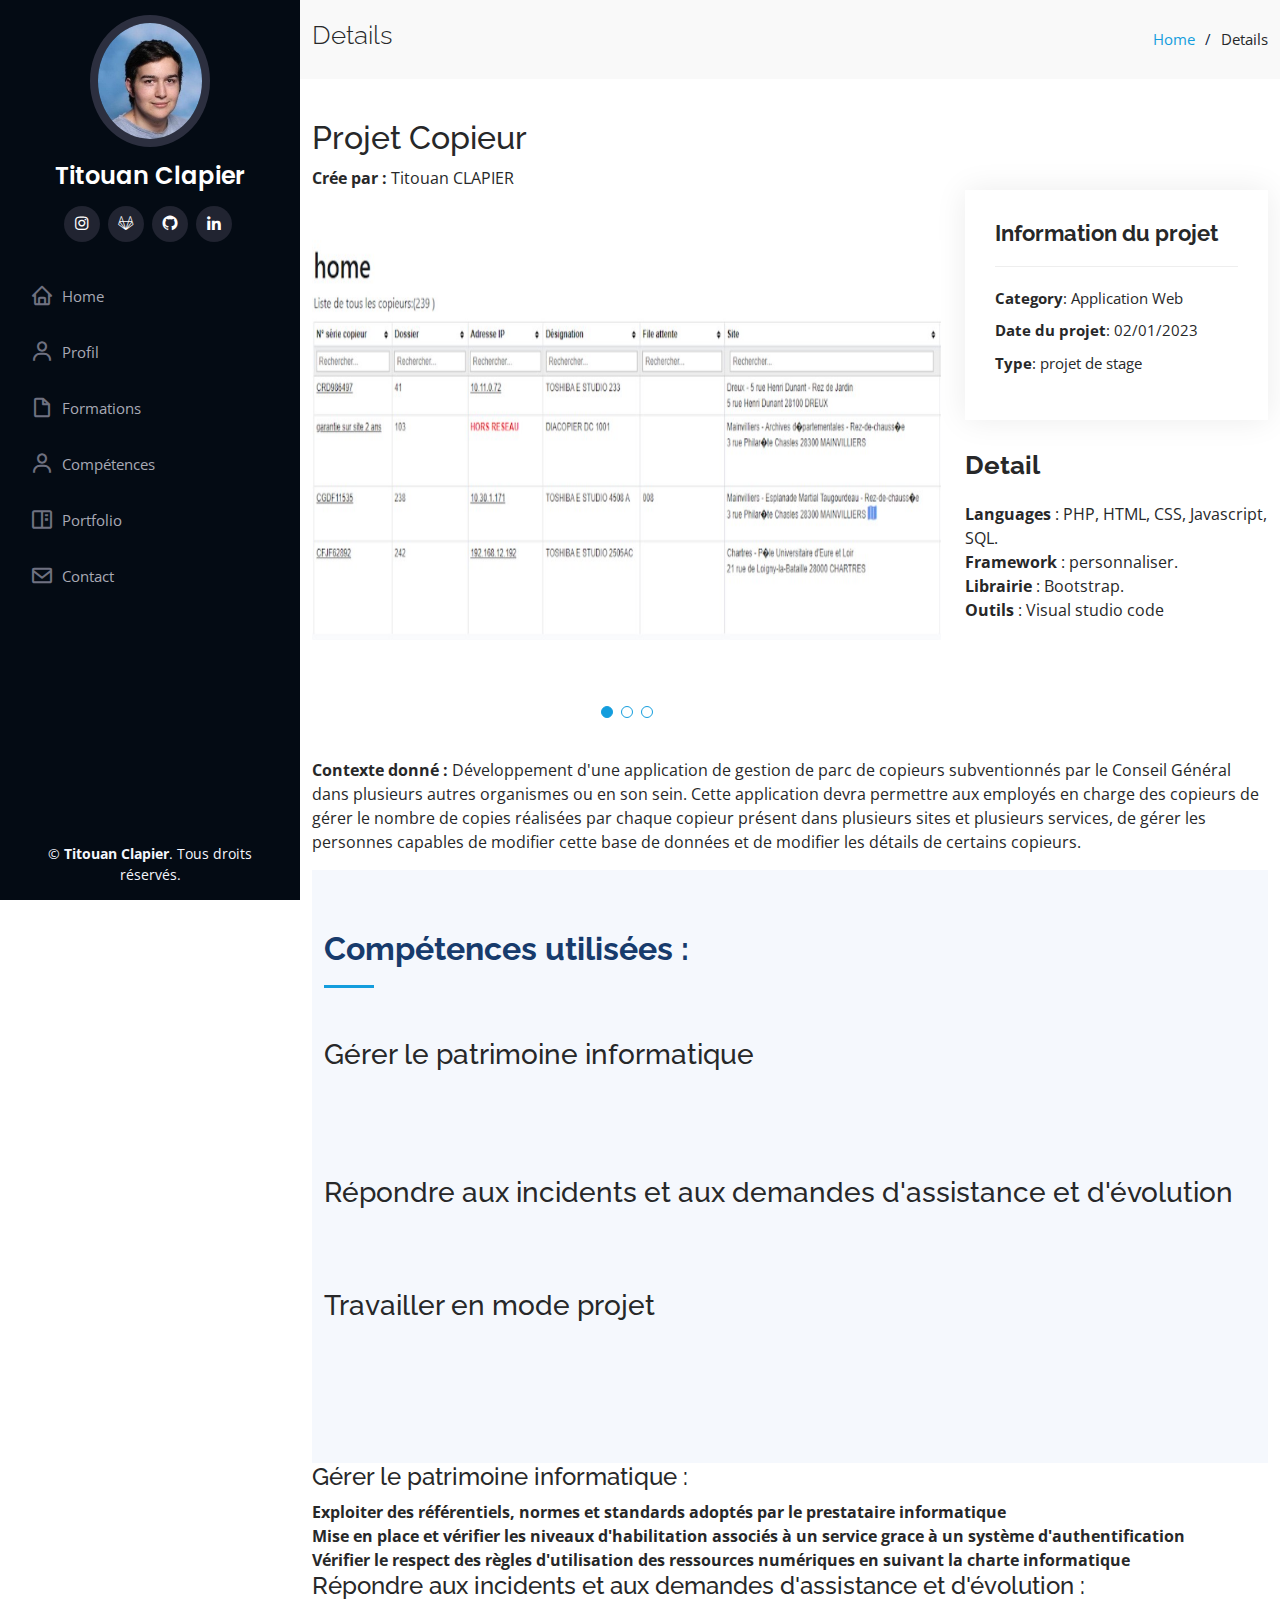
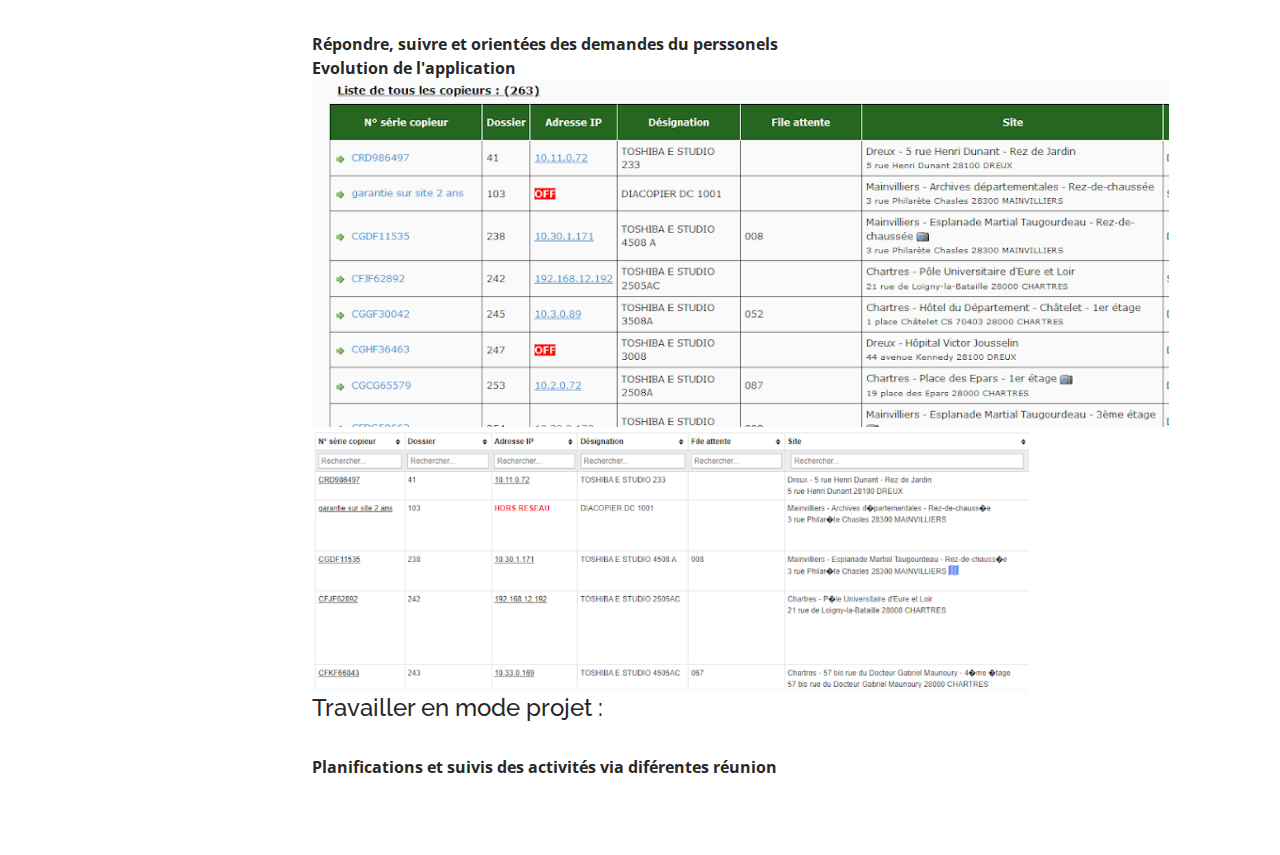
<file: Copieur.html>
<!DOCTYPE html>
<html lang="en">

<head>
  <meta charset="utf-8">
  <meta content="width=device-width, initial-scale=1.0" name="viewport">

  <title>Portfolio Titouan CLAPIER</title>
  <meta content="" name="description">
  <meta content="" name="keywords">

  <!-- Favicons -->
  <link href="assets/img/favicon.png" rel="icon">
  <link href="assets/img/apple-touch-icon.png" rel="apple-touch-icon">

  <!-- Google Fonts -->
  <link href="https://fonts.googleapis.com/css?family=Open+Sans:300,300i,400,400i,600,600i,700,700i|Raleway:300,300i,400,400i,500,500i,600,600i,700,700i|Poppins:300,300i,400,400i,500,500i,600,600i,700,700i" rel="stylesheet">

  <!-- Vendor CSS Files -->
  <link href="assets/vendor/aos/aos.css" rel="stylesheet">
  <link href="assets/vendor/bootstrap/css/bootstrap.min.css" rel="stylesheet">
  <link href="assets/vendor/bootstrap-icons/bootstrap-icons.css" rel="stylesheet">
  <link href="assets/vendor/boxicons/css/boxicons.min.css" rel="stylesheet">
  <link href="assets/vendor/glightbox/css/glightbox.min.css" rel="stylesheet">
  <link href="assets/vendor/swiper/swiper-bundle.min.css" rel="stylesheet">

  <!-- Template Main CSS File -->
  <link href="assets/css/style.css" rel="stylesheet">
</head>

<body class="detail-page">
  <i class="bi bi-list mobile-nav-toggle d-xl-none"></i>
  <header id="header">
    <div class="d-flex flex-column">
      <div class="profile">
        <img src="assets/img/profile-img.jpg" alt="" class="img-fluid rounded-circle">
        <h1 class="text-light"><a href="index.html">Titouan Clapier</a></h1>
        <div class="social-links mt-3 text-center">
          <a href="https://instagram.com/titouan_clapier?igshid=ZDdkNTZiNTM=" target="_blank" class="instagram"><i class="bx bxl-instagram"></i></a>
          <a href="https://gitlab.com/titiclapier" target="_blank" class="gitlab"><i class="bx bxl-gitlab"></i></a>
          <a href="https://github.com/TitouanClapier/" target="_blank" class="github"><i class="bx bxl-github"></i></a>
          <a href="https://www.linkedin.com/in/titouan-clapier-07048a220/" target="_blank" class="linkedin"><i class="bx bxl-linkedin"></i></a>
        </div>
      </div>

      <nav id="navbar" class="nav-menu navbar">
        <ul>
          <li><a href="index.html#hero" class="nav-link scrollto"><i class="bx bx-home"></i> <span>Home</span></a></li>
          <li><a href="index.html#about" class="nav-link scrollto"><i class="bx bx-user"></i> <span>Profil</span></a></li>
          <li><a href="index.html#resume" class="nav-link scrollto"><i class="bx bx-file-blank"></i> <span>Formations</span></a></li>
          <li><a href="index.html#skills" class="nav-link scrollto"><i class="bx bx-user"></i> <span>Compétences</span></a></li>
          <li><a href="index.html#portfolio" class="nav-link scrollto"><i class="bx bx-book-content"></i> <span>Portfolio</span></a></li>
          <li><a href="index.html#contact" class="nav-link scrollto"><i class="bx bx-envelope"></i> <span>Contact</span></a></li>
        </ul>
      </nav>
    </div>
  </header>

  <main id="main">

    <!-- ======= Breadcrumbs ======= -->
    <section id="breadcrumbs" class="breadcrumbs">
      <div class="container">

        <div class="d-flex justify-content-between align-items-center">
          <h2>Details</h2>
          <ol>
            <li><a href="index.html">Home</a></li>
            <li>Details</li>
          </ol>
        </div>

      </div>
    </section><!-- End Breadcrumbs -->

    <!-- ======= Portfolio Details Section ======= -->
    <section id="portfolio-details" class="portfolio-details">
      <div class="container">
        <h2>Projet Copieur</h2>
        <strong>Crée par : </strong>Titouan CLAPIER
        <div class="row gy-4">

          <div class="col-lg-8">
            <div class="portfolio-details-slider swiper">
              <div class="swiper-wrapper align-items-center">

                <div class="swiper-slide">
                  <img src="assets/img/portfolio/Capture26.png" alt="" width="700" height="400">
                </div>

                <div class="swiper-slide">
                  <img src="assets/img/portfolio/Capture27.png" alt="" width="700" height="400">
                </div>

                <div class="swiper-slide">
                  <img src="assets/img/portfolio/Capture28.png" alt="" width="700" height="500">
                </div>

              </div>
              <div class="swiper-pagination"></div>
            </div>
          </div>

          <div class="col-lg-4">
            <div class="portfolio-info">
              <h3>Information du projet</h3>
              <ul>
                <li><strong>Category</strong>: Application Web</li>
                <li><strong>Date du projet</strong>: 02/01/2023</li>
                <li><strong>Type</strong>: projet de stage </li>

              </ul>
            </div>
            <div class="portfolio-description">
              <h2>Detail</h2>
              <p>
                <strong>Languages</strong> : PHP, HTML, CSS, Javascript, SQL.
                <br>
                <strong>Framework</strong> : personnaliser.
                <br>
                <strong>Librairie</strong> : Bootstrap.
                <br>
                <strong>Outils</strong> : Visual studio code
              </p>
            </div>
          </div>

        </div>
        <p>
          <br><strong>Contexte donné :</strong>
          Développement d'une application de gestion de parc de copieurs subventionnés par
          le Conseil Général dans plusieurs autres organismes ou en son sein.
          Cette application devra permettre aux employés en charge des copieurs de gérer le nombre de copies réalisées
          par chaque copieur présent dans plusieurs sites et plusieurs services, de gérer les personnes capables de
          modifier cette base de données et de modifier les détails de certains copieurs.

        </p>

        <p>

          <!-- ======= Skills2 Section ======= -->
        <section id="skills2" class="skills2 section-bg">
          <div class="container">
            <div class="section-title">
              <h2>Compétences utilisées :</h2>
            </div>
            <h3 class="resume-title">Gérer le patrimoine informatique</h3>
            <div class="row">

              <div class="col-lg-12" data-aos="fade-up" data-aos-delay="100">
                <div class="resume-item">
                  ▸Exploiter des référentiels, normes et standards adoptés par le prestataire
                  informatique
                  <br>▸Mettre en place et vérifier les niveaux d'habilitation associés à un service
                  <br>▸Vérifier le respect des règles d'utilisation des ressources numériques
                  <br>
                </div>
              </div>
            </div>
            <br>
            <h3 class="resume-title">Répondre aux incidents et aux demandes d'assistance et d'évolution</h3>
            <div class="row">
              <div class="col-lg-12" data-aos="fade-up" data-aos-delay="100">
                <div class="resume-item">
                  ▸Collecter, suivre et orienter des demandes
                  <br>▸Traiter des demandes concernant les applications
                </div>
              </div>
            </div>
            <br>
            <h3 class="resume-title">Travailler en mode projet</h3>
            <div class="row">
              <div class="col-lg-12" data-aos="fade-up" data-aos-delay="100">
                <div class="resume-item">
                  ▸Analyser les objectifs et les modalités d'organisation d'un projet
                  <br> ▸Planifier les activités
                  <br> ▸Évaluer les indicateurs de suivi d'un projet et analyser les écarts
                </div>
              </div>
            </div>
            
          
          </div>
        </section>
        <h4 class="resume-title">Gérer le patrimoine informatique :</h4>
        <strong>Exploiter des référentiels, normes et standards adoptés par le prestataire
          informatique</strong>
          <br><strong>Mise en place et vérifier les niveaux d'habilitation associés à un service grace à un système d'authentification</strong>
          <br><strong>Vérifier le respect des règles d'utilisation des ressources numériques en suivant la charte informatique</strong>
        
        <h4 class="resume-title">Répondre aux incidents et aux demandes d'assistance et d'évolution :</h4>
        <br><strong>Répondre, suivre et orientées des demandes du perssonels  </strong>
        <br><strong>Evolution de l'application  </strong>
        <div class="row">
          <div class="image">
            <img src="assets/img/portfolio/Capture29.png" alt="Page 1" >
          </div>
          <br>
          <div class="image">
            <img src="assets/img/portfolio/Capture30.png" alt="Page 3" width="75%">
          </div>
          
        </div>

        <h4 class="resume-title">Travailler en mode projet :</h4>
        <br><strong>Planifications et suivis des activités via diférentes réunion</strong>
        </p>




      </div>
    </section><!-- End Portfolio Details Section -->

  </main><!-- End #main -->

  <footer id="footer">
    <div class="container">
      <div class="copyright">
        &copy; <strong><span>Titouan Clapier</span></strong>. Tous droits réservés.
      </div>
    </div>
  </footer>

  <a href="#" class="back-to-top d-flex align-items-center justify-content-center"><i class="bi bi-arrow-up-short"></i></a>

  <!-- Vendor JS Files -->
  <script src="assets/vendor/purecounter/purecounter_vanilla.js"></script>
  <script src="assets/vendor/aos/aos.js"></script>
  <script src="assets/vendor/bootstrap/js/bootstrap.bundle.min.js"></script>
  <script src="assets/vendor/glightbox/js/glightbox.min.js"></script>
  <script src="assets/vendor/isotope-layout/isotope.pkgd.min.js"></script>
  <script src="assets/vendor/swiper/swiper-bundle.min.js"></script>
  <script src="assets/vendor/typed.js/typed.min.js"></script>
  <script src="assets/vendor/waypoints/noframework.waypoints.js"></script>
  <script src="assets/vendor/php-email-form/validate.js"></script>

  <!-- Template Main JS File -->
  <script src="assets/js/main.js"></script>
</body>
</html>
</file>
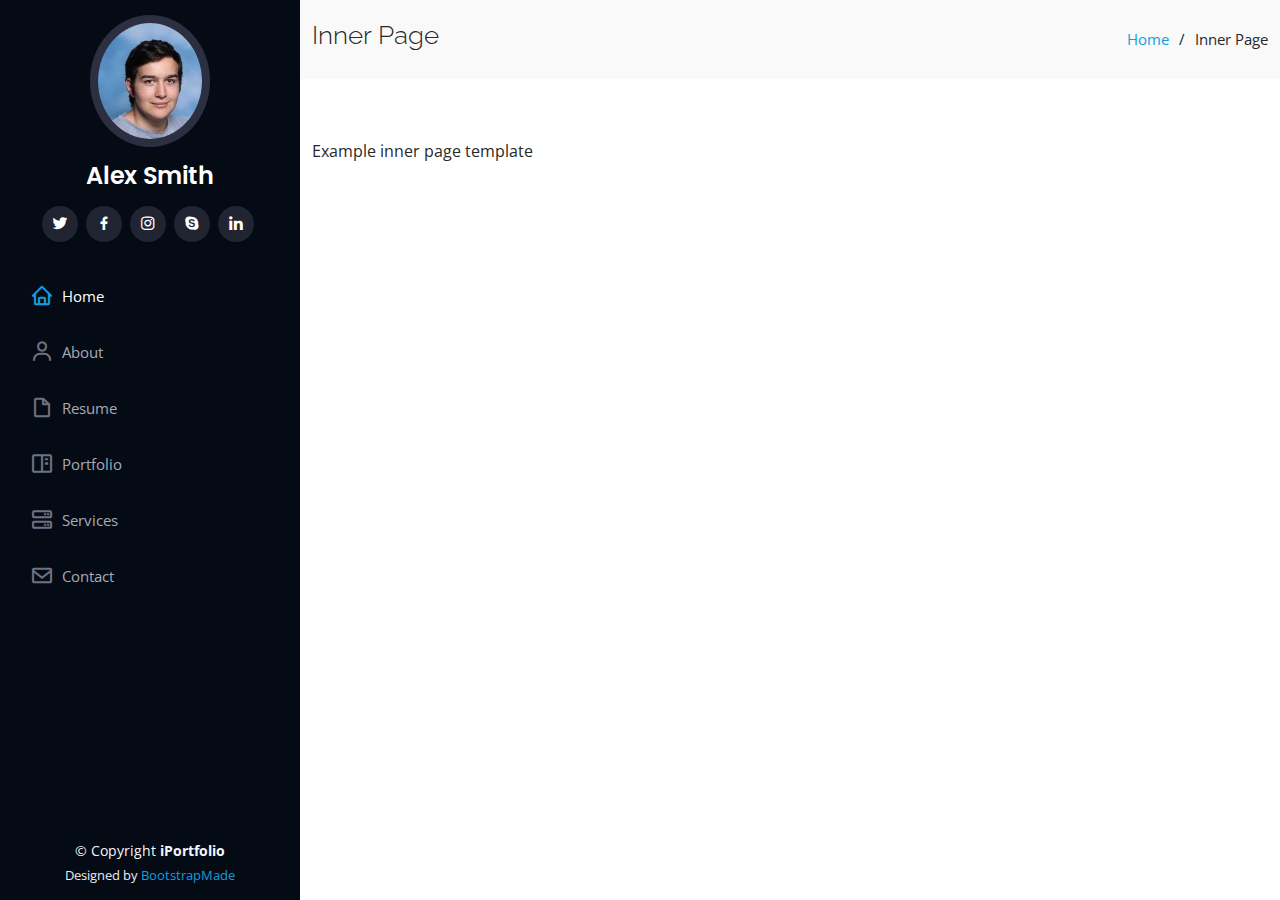
<file: inner-page.html>
<!DOCTYPE html>
<html lang="en">

<head>
  <meta charset="utf-8">
  <meta content="width=device-width, initial-scale=1.0" name="viewport">

  <title>Inner Page - iPortfolio Bootstrap Template</title>
  <meta content="" name="description">
  <meta content="" name="keywords">

  <!-- Favicons -->
  <link href="assets/img/favicon.png" rel="icon">
  <link href="assets/img/apple-touch-icon.png" rel="apple-touch-icon">

  <!-- Google Fonts -->
  <link href="https://fonts.googleapis.com/css?family=Open+Sans:300,300i,400,400i,600,600i,700,700i|Raleway:300,300i,400,400i,500,500i,600,600i,700,700i|Poppins:300,300i,400,400i,500,500i,600,600i,700,700i" rel="stylesheet">

  <!-- Vendor CSS Files -->
  <link href="assets/vendor/aos/aos.css" rel="stylesheet">
  <link href="assets/vendor/bootstrap/css/bootstrap.min.css" rel="stylesheet">
  <link href="assets/vendor/bootstrap-icons/bootstrap-icons.css" rel="stylesheet">
  <link href="assets/vendor/boxicons/css/boxicons.min.css" rel="stylesheet">
  <link href="assets/vendor/glightbox/css/glightbox.min.css" rel="stylesheet">
  <link href="assets/vendor/swiper/swiper-bundle.min.css" rel="stylesheet">

  <!-- Template Main CSS File -->
  <link href="assets/css/style.css" rel="stylesheet">

  <!-- =======================================================
  * Template Name: iPortfolio - v3.10.0
  * Template URL: https://bootstrapmade.com/iportfolio-bootstrap-portfolio-websites-template/
  * Author: BootstrapMade.com
  * License: https://bootstrapmade.com/license/
  ======================================================== -->
</head>

<body>

  <!-- ======= Mobile nav toggle button ======= -->
  <i class="bi bi-list mobile-nav-toggle d-xl-none"></i>

  <!-- ======= Header ======= -->
  <header id="header">
    <div class="d-flex flex-column">

      <div class="profile">
        <img src="assets/img/profile-img.jpg" alt="" class="img-fluid rounded-circle">
        <h1 class="text-light"><a href="index.html">Alex Smith</a></h1>
        <div class="social-links mt-3 text-center">
          <a href="#" class="twitter"><i class="bx bxl-twitter"></i></a>
          <a href="#" class="facebook"><i class="bx bxl-facebook"></i></a>
          <a href="#" class="instagram"><i class="bx bxl-instagram"></i></a>
          <a href="#" class="google-plus"><i class="bx bxl-skype"></i></a>
          <a href="#" class="linkedin"><i class="bx bxl-linkedin"></i></a>
        </div>
      </div>

      <nav id="navbar" class="nav-menu navbar">
        <ul>
          <li><a href="#hero" class="nav-link scrollto active"><i class="bx bx-home"></i> <span>Home</span></a></li>
          <li><a href="#about" class="nav-link scrollto"><i class="bx bx-user"></i> <span>About</span></a></li>
          <li><a href="#resume" class="nav-link scrollto"><i class="bx bx-file-blank"></i> <span>Resume</span></a></li>
          <li><a href="#portfolio" class="nav-link scrollto"><i class="bx bx-book-content"></i> <span>Portfolio</span></a></li>
          <li><a href="#services" class="nav-link scrollto"><i class="bx bx-server"></i> <span>Services</span></a></li>
          <li><a href="#contact" class="nav-link scrollto"><i class="bx bx-envelope"></i> <span>Contact</span></a></li>
        </ul>
      </nav><!-- .nav-menu -->
    </div>
  </header><!-- End Header -->

  <main id="main">

    <!-- ======= Breadcrumbs ======= -->
    <section class="breadcrumbs">
      <div class="container">

        <div class="d-flex justify-content-between align-items-center">
          <h2>Inner Page</h2>
          <ol>
            <li><a href="index.html">Home</a></li>
            <li>Inner Page</li>
          </ol>
        </div>

      </div>
    </section><!-- End Breadcrumbs -->

    <section class="inner-page">
      <div class="container">
        <p>
          Example inner page template
        </p>
      </div>
    </section>

  </main><!-- End #main -->

  <!-- ======= Footer ======= -->
  <footer id="footer">
    <div class="container">
      <div class="copyright">
        &copy; Copyright <strong><span>iPortfolio</span></strong>
      </div>
      <div class="credits">
        <!-- All the links in the footer should remain intact. -->
        <!-- You can delete the links only if you purchased the pro version. -->
        <!-- Licensing information: https://bootstrapmade.com/license/ -->
        <!-- Purchase the pro version with working PHP/AJAX contact form: https://bootstrapmade.com/iportfolio-bootstrap-portfolio-websites-template/ -->
        Designed by <a href="https://bootstrapmade.com/">BootstrapMade</a>
      </div>
    </div>
  </footer><!-- End  Footer -->

  <a href="#" class="back-to-top d-flex align-items-center justify-content-center"><i class="bi bi-arrow-up-short"></i></a>

  <!-- Vendor JS Files -->
  <script src="assets/vendor/purecounter/purecounter_vanilla.js"></script>
  <script src="assets/vendor/aos/aos.js"></script>
  <script src="assets/vendor/bootstrap/js/bootstrap.bundle.min.js"></script>
  <script src="assets/vendor/glightbox/js/glightbox.min.js"></script>
  <script src="assets/vendor/isotope-layout/isotope.pkgd.min.js"></script>
  <script src="assets/vendor/swiper/swiper-bundle.min.js"></script>
  <script src="assets/vendor/typed.js/typed.min.js"></script>
  <script src="assets/vendor/waypoints/noframework.waypoints.js"></script>
  <script src="assets/vendor/php-email-form/validate.js"></script>

  <!-- Template Main JS File -->
  <script src="assets/js/main.js"></script>

</body>

</html>
</file>
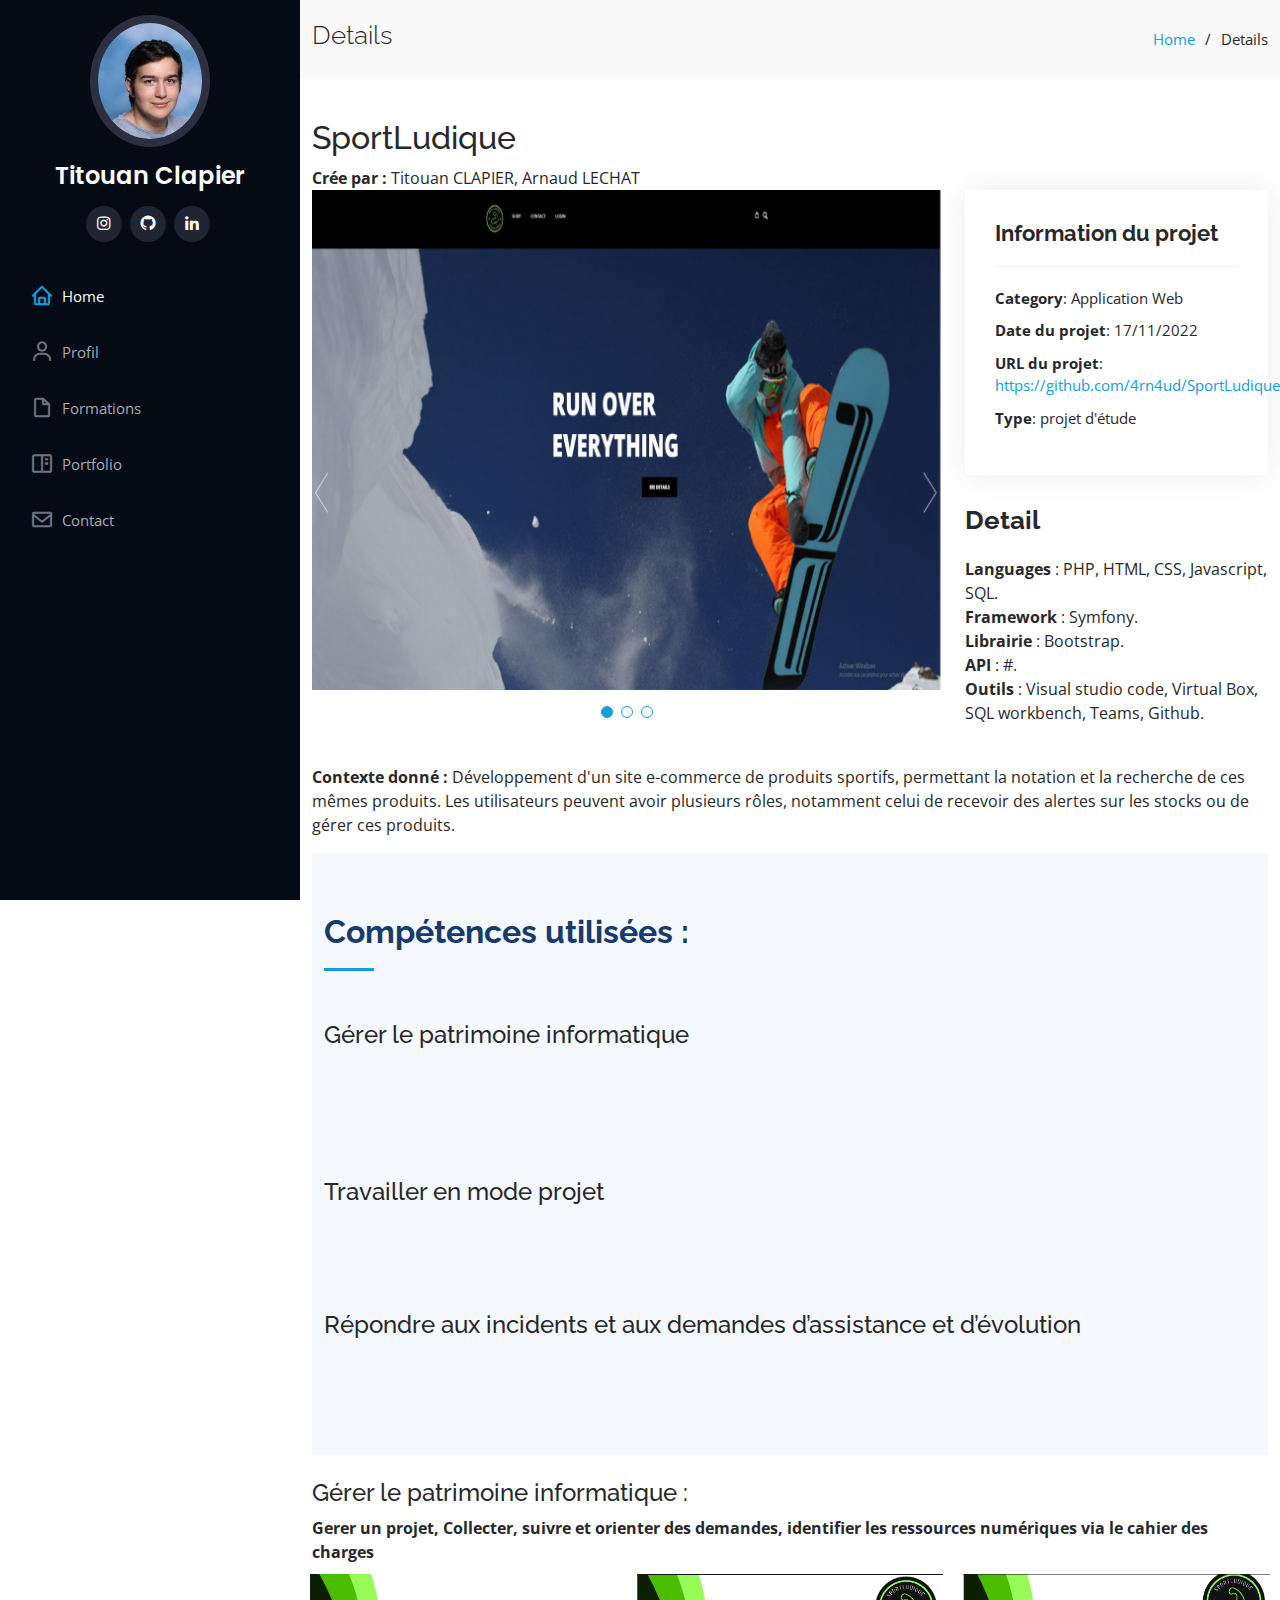
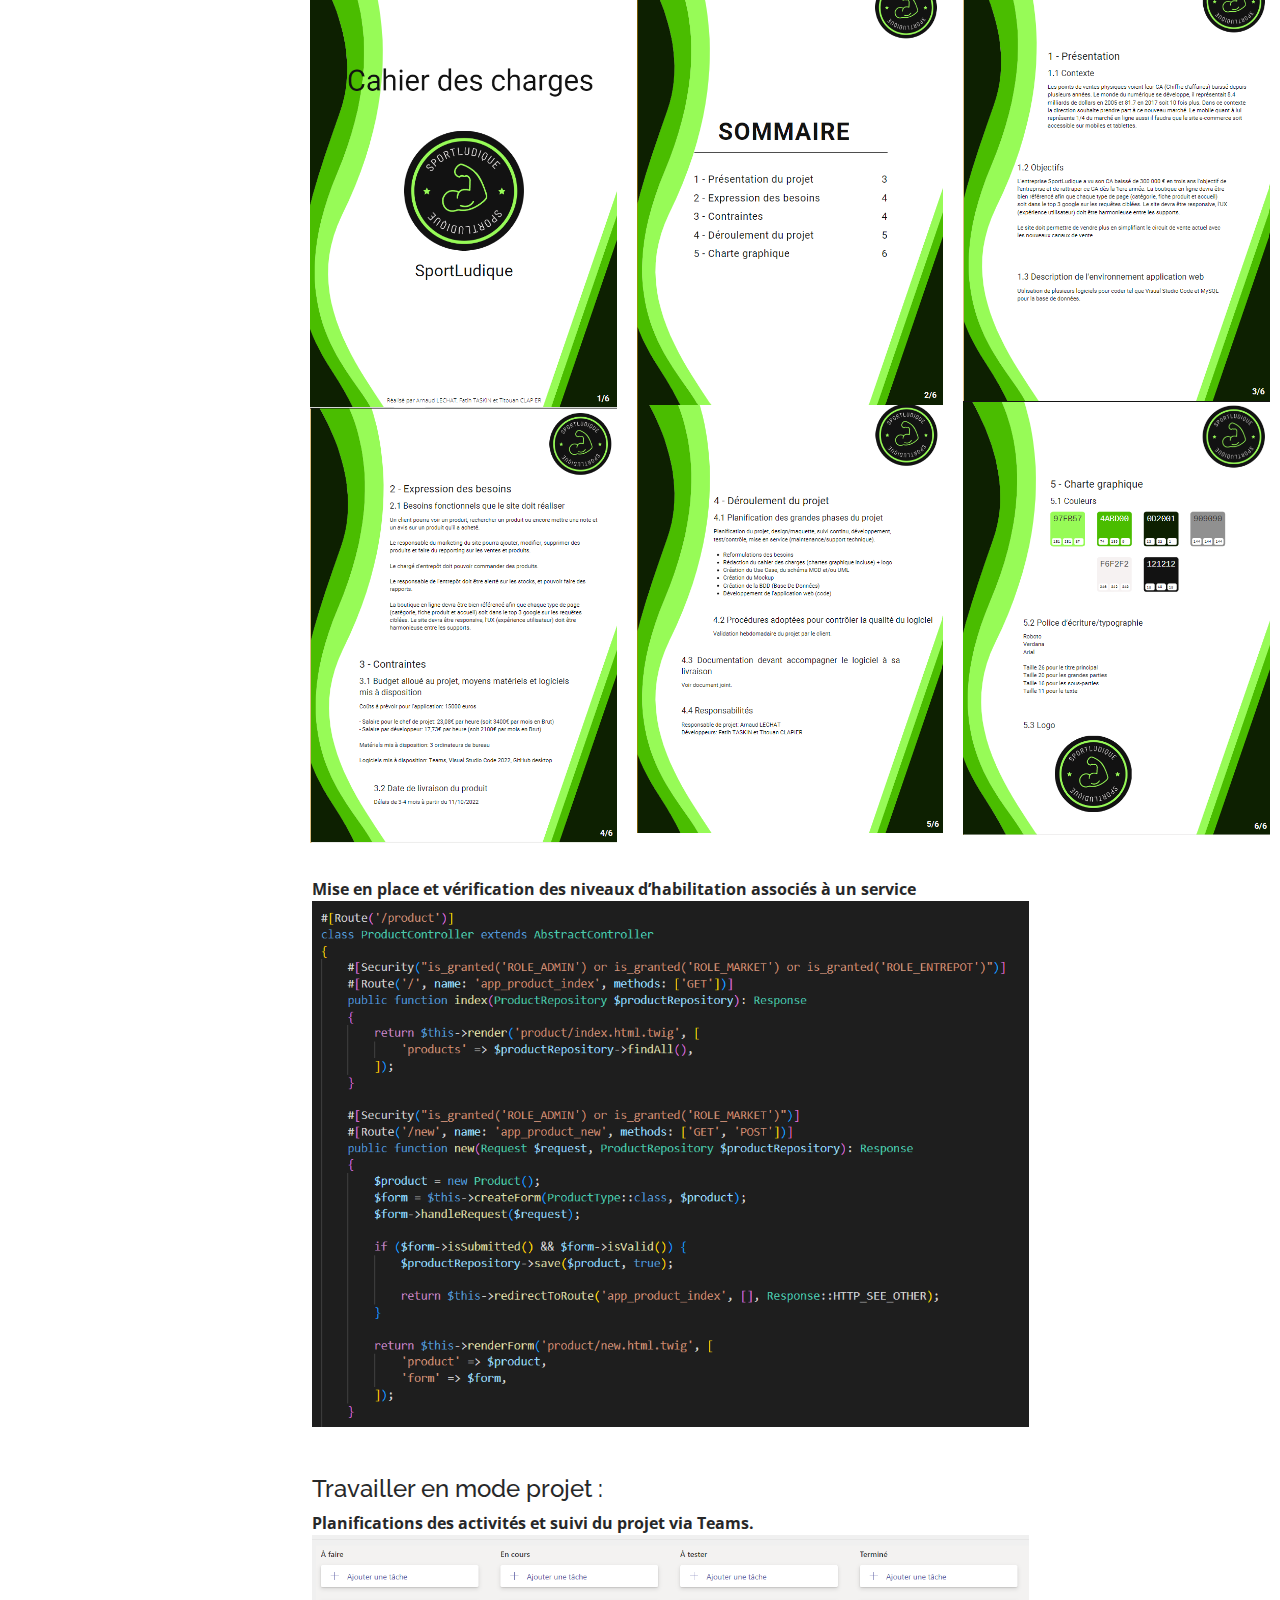
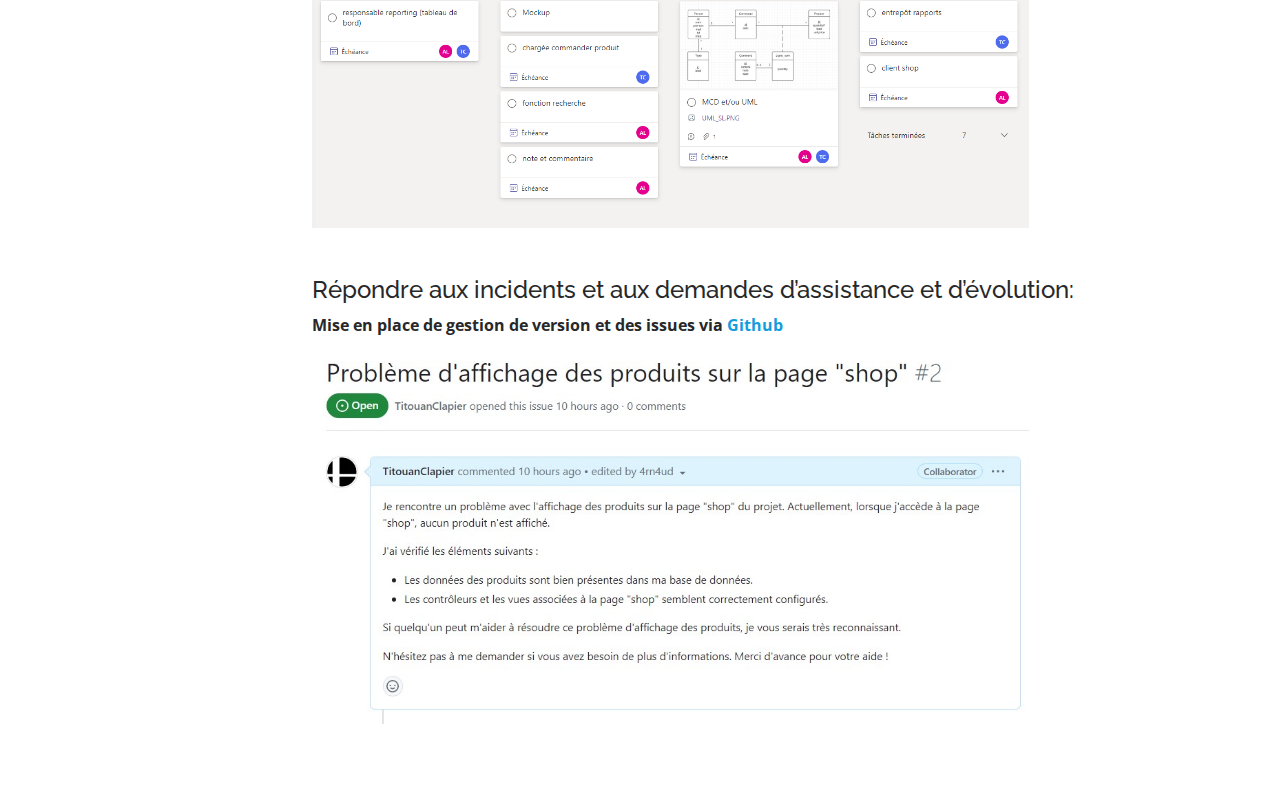
<file: portfolio-details1.html>
<!DOCTYPE html>
<html lang="en">

<head>
  <meta charset="utf-8">
  <meta content="width=device-width, initial-scale=1.0" name="viewport">

  <title>Portfolio Details 1</title>
  <meta content="" name="description">
  <meta content="" name="keywords">

  <!-- Favicons -->
  <link href="assets/img/favicon.png" rel="icon">
  <link href="assets/img/apple-touch-icon.png" rel="apple-touch-icon">

  <!-- Google Fonts -->
  <link
    href="https://fonts.googleapis.com/css?family=Open+Sans:300,300i,400,400i,600,600i,700,700i|Raleway:300,300i,400,400i,500,500i,600,600i,700,700i|Poppins:300,300i,400,400i,500,500i,600,600i,700,700i"
    rel="stylesheet">

  <!-- Vendor CSS Files -->
  <link href="assets/vendor/aos/aos.css" rel="stylesheet">
  <link href="assets/vendor/bootstrap/css/bootstrap.min.css" rel="stylesheet">
  <link href="assets/vendor/bootstrap-icons/bootstrap-icons.css" rel="stylesheet">
  <link href="assets/vendor/boxicons/css/boxicons.min.css" rel="stylesheet">
  <link href="assets/vendor/glightbox/css/glightbox.min.css" rel="stylesheet">
  <link href="assets/vendor/swiper/swiper-bundle.min.css" rel="stylesheet">

  <!-- Template Main CSS File -->
  <link href="assets/css/style.css" rel="stylesheet">

  <!-- =======================================================
  * Template Name: iPortfolio - v3.10.0
  * Template URL: https://bootstrapmade.com/iportfolio-bootstrap-portfolio-websites-template/
  * Author: BootstrapMade.com
  * License: https://bootstrapmade.com/license/
  ======================================================== -->
  <style>
    .column {
      float: left;
      width: 33.33%;
      padding: 10px;
      box-sizing: border-box;
    }

    .row:after {
      content: "";
      display: table;
      clear: both;
    }

    .image {
      width: 100%;
      height: auto;
    }
  </style>

</head>

<body>

  <!-- ======= Mobile nav toggle button ======= -->
  <i class="bi bi-list mobile-nav-toggle d-xl-none"></i>

  <!-- ======= Header ======= -->
  <header id="header">
    <div class="d-flex flex-column">

      <div class="profile">
        <img src="assets/img/profile-img.jpg" alt="" class="img-fluid rounded-circle">
        <h1 class="text-light"><a href="index.html">Titouan Clapier</a></h1>
        <div class="social-links mt-3 text-center">
          <a href="https://instagram.com/titouan_clapier?igshid=ZDdkNTZiNTM=" target="_blank" class="instagram"><i
              class="bx bxl-instagram"></i></a>
          <a href="https://github.com/TitouanClapier/" target="_blank" class="github"><i class="bx bxl-github"></i></a>
          <a href="https://www.linkedin.com/in/titouan-clapier-07048a220/" target="_blank" class="linkedin"><i
              class="bx bxl-linkedin"></i></a>

        </div>
      </div>

      <nav id="navbar" class="nav-menu navbar">
        <ul>
          <li><a href="index.html#hero" class="nav-link scrollto active"><i class="bx bx-home"></i>
              <span>Home</span></a></li>
          <li><a href="index.html#about" class="nav-link scrollto"><i class="bx bx-user"></i> <span>Profil</span></a>
          </li>
          <li><a href="index.html#resume" class="nav-link scrollto"><i class="bx bx-file-blank"></i>
              <span>Formations</span></a></li>
          <li><a href="index.html#portfolio" class="nav-link scrollto"><i class="bx bx-book-content"></i>
              <span>Portfolio</span></a></li>
          <!-- <li><a href="#services" class="nav-link scrollto"><i class="bx bx-server"></i> <span>Services</span></a></li> -->
          <li><a href="index.html#contact" class="nav-link scrollto"><i class="bx bx-envelope"></i>
              <span>Contact</span></a></li>
        </ul>
      </nav><!-- .nav-menu -->
    </div>
  </header><!-- End Header -->

  <main id="main">

    <!-- ======= Breadcrumbs ======= -->
    <section id="breadcrumbs" class="breadcrumbs">
      <div class="container">

        <div class="d-flex justify-content-between align-items-center">
          <h2>Details</h2>
          <ol>
            <li><a href="index.html">Home</a></li>
            <li>Details</li>
          </ol>
        </div>

      </div>
    </section><!-- End Breadcrumbs -->

    <!-- ======= Portfolio Details Section ======= -->
    <section id="portfolio-details" class="portfolio-details">
      <div class="container">
        <h2>SportLudique</h2>
        <strong>Crée par : </strong>Titouan CLAPIER, Arnaud LECHAT
        <div class="row gy-4">

          <div class="col-lg-8">
            <div class="portfolio-details-slider swiper">
              <div class="swiper-wrapper align-items-center">

                <div class="swiper-slide">
                  <img src="assets/img/portfolio/portfolio-details-1.1.jpg" alt="" width="700" height="500">
                </div>

                <div class="swiper-slide">
                  <img src="assets/img/portfolio/portfolio-details-1.2.jpg" alt="" width="700" height="500">
                </div>

                <div class="swiper-slide">
                  <img src="assets/img/portfolio/portfolio-details-1.3.jpg" alt="" width="700" height="500">
                </div>

              </div>
              <div class="swiper-pagination"></div>
            </div>
          </div>

          <div class="col-lg-4">
            <div class="portfolio-info">
              <h3>Information du projet</h3>
              <ul>
                <li><strong>Category</strong>: Application Web</li>
                <li><strong>Date du projet</strong>: 17/11/2022</li>
                <li><strong>URL du projet</strong>: <a
                    href="https://github.com/4rn4ud/SportLudique">https://github.com/4rn4ud/SportLudique</a></li>
                <li><strong>Type</strong>: projet d'étude </li>

              </ul>
            </div>
            <div class="portfolio-description">
              <h2>Detail</h2>
              <p>
                <strong>Languages</strong> : PHP, HTML, CSS, Javascript, SQL.
                <br>
                <strong>Framework</strong> : Symfony.
                <br>
                <strong>Librairie</strong> : Bootstrap.
                <br>
                <strong>API</strong> : #.
                <br>
                <strong>Outils</strong> : Visual studio code, Virtual Box, SQL workbench, Teams, Github.

              </p>
            </div>
          </div>

        </div>
        <p>
          <br><strong>Contexte donné :</strong>
          Développement d'un site e-commerce de produits sportifs,
          permettant la notation et la recherche de ces mêmes produits.
          Les utilisateurs peuvent avoir plusieurs rôles,
          notamment celui de recevoir des alertes sur les stocks ou de gérer ces produits.
        </p>

        <p>
          <!-- ======= Skills2 Section ======= -->
        <section id="skills2" class="skills2 section-bg">
          <div class="container">

            <div class="section-title">
              <h2>Compétences utilisées :</h2>
            </div>

            <h4 class="resume-title">Gérer le patrimoine informatique</h4>
            <div class="row">

              <div class="col-lg-12" data-aos="fade-up" data-aos-delay="10">
                <div class="resume-item">
                  ▸Recenser et identifier les ressources numériques
                  <br>▸Exploiter des référentiels, normes et standards adoptés par le prestataire
                  informatique
                  <br>▸Mettre en place et vérifier les niveaux d’habilitation associés à un service
                  <br>▸Gérer des sauvegardes

                  <br>
                </div>
              </div>
            </div>
            <br>
            <h4 class="resume-title">Travailler en mode projet</h4>
            <div class="row">

              <div class="col-lg-12" data-aos="fade-up" data-aos-delay="10">
                <div class="resume-item">
                  ▸Analyser les objectifs et les modalités d’organisation d’un projet
                  <br> ▸Planifier les activités
                  <br> ▸Évaluer les indicateurs de suivi d’un projet et analyser les écarts
                  <br>
                </div>
              </div>
            </div>
            <br>
            <h4 class="resume-title">Répondre aux incidents et aux demandes d’assistance et d’évolution</h4>
            <div class="row">

              <div class="col-lg-12" data-aos="fade-up" data-aos-delay="10">
                <div class="resume-item">
                  ▸Collecter, suivre et orienter des demandes
                  <br>▸Traiter des demandes concernant les applications
                </div>
              </div>
            </div>


          </div>
        </section>
        <!-- End Skills2 Section -->
        <br>
        <h4 class="resume-title">Gérer le patrimoine informatique :</h4>
        <strong>Gerer un projet, Collecter, suivre et orienter des demandes, identifier les ressources numériques via le
          cahier des charges</strong>

        <div class="row">
          <div class="column">
            <img class="image" src="assets/img/portfolio/Capture14.png" alt="Page 1">
            <img class="image" src="assets/img/portfolio/Capture11.png" alt="Page 2">
          </div>
          <div class="column">
            <img class="image" src="assets/img/portfolio/Capture9.PNG" alt="Page 3">
            <img class="image" src="assets/img/portfolio/Capture12.png" alt="Page 4">
          </div>
          <div class="column">
            <img class="image" src="assets/img/portfolio/Capture10.png" alt="Page 5">
            <img class="image" src="assets/img/portfolio/Capture13.png" alt="Page 6">
          </div>
        </div>
        <br><strong>Mise en place et vérification des niveaux d’habilitation associés à un service</strong>
        <br><img src="assets/img/portfolio/Capture15.png" alt="" style="width: 75%;">
        <br>
        <br>
        <br>
        <h4 class="resume-title">Travailler en mode projet :</h4>
        <strong>Planifications des activités et suivi du projet via Teams.</strong>

        <br><img src="assets/img/portfolio/Capture7.PNG" alt="" style="width: 75%;">
        <br>

        <br>
        <br>
        <h4 class="resume-title">Répondre aux incidents et aux demandes d’assistance et d’évolution:</h4>
        <strong>Mise en place de gestion de version et des issues via <a
            href="https://github.com/4rn4ud/SportLudique/commits/main">Github</a></strong>

        <br><br><img src="assets/img/portfolio/Capture25.png" alt="" style="width: 75%;">
        <br>


        </p>




      </div>
    </section><!-- End Portfolio Details Section -->

  </main><!-- End #main -->

  <!-- ======= Footer ======= -->
  <footer id="footer">
    <div class="container">

      
    </div>
  </footer><!-- End  Footer -->

  <a href="#" class="back-to-top d-flex align-items-center justify-content-center"><i
      class="bi bi-arrow-up-short"></i></a>

  <!-- Vendor JS Files -->
  <script src="assets/vendor/purecounter/purecounter_vanilla.js"></script>
  <script src="assets/vendor/aos/aos.js"></script>
  <script src="assets/vendor/bootstrap/js/bootstrap.bundle.min.js"></script>
  <script src="assets/vendor/glightbox/js/glightbox.min.js"></script>
  <script src="assets/vendor/isotope-layout/isotope.pkgd.min.js"></script>
  <script src="assets/vendor/swiper/swiper-bundle.min.js"></script>
  <script src="assets/vendor/typed.js/typed.min.js"></script>
  <script src="assets/vendor/waypoints/noframework.waypoints.js"></script>
  <script src="assets/vendor/php-email-form/validate.js"></script>

  <!-- Template Main JS File -->
  <script src="assets/js/main.js"></script>

</body>

</html>
</file>
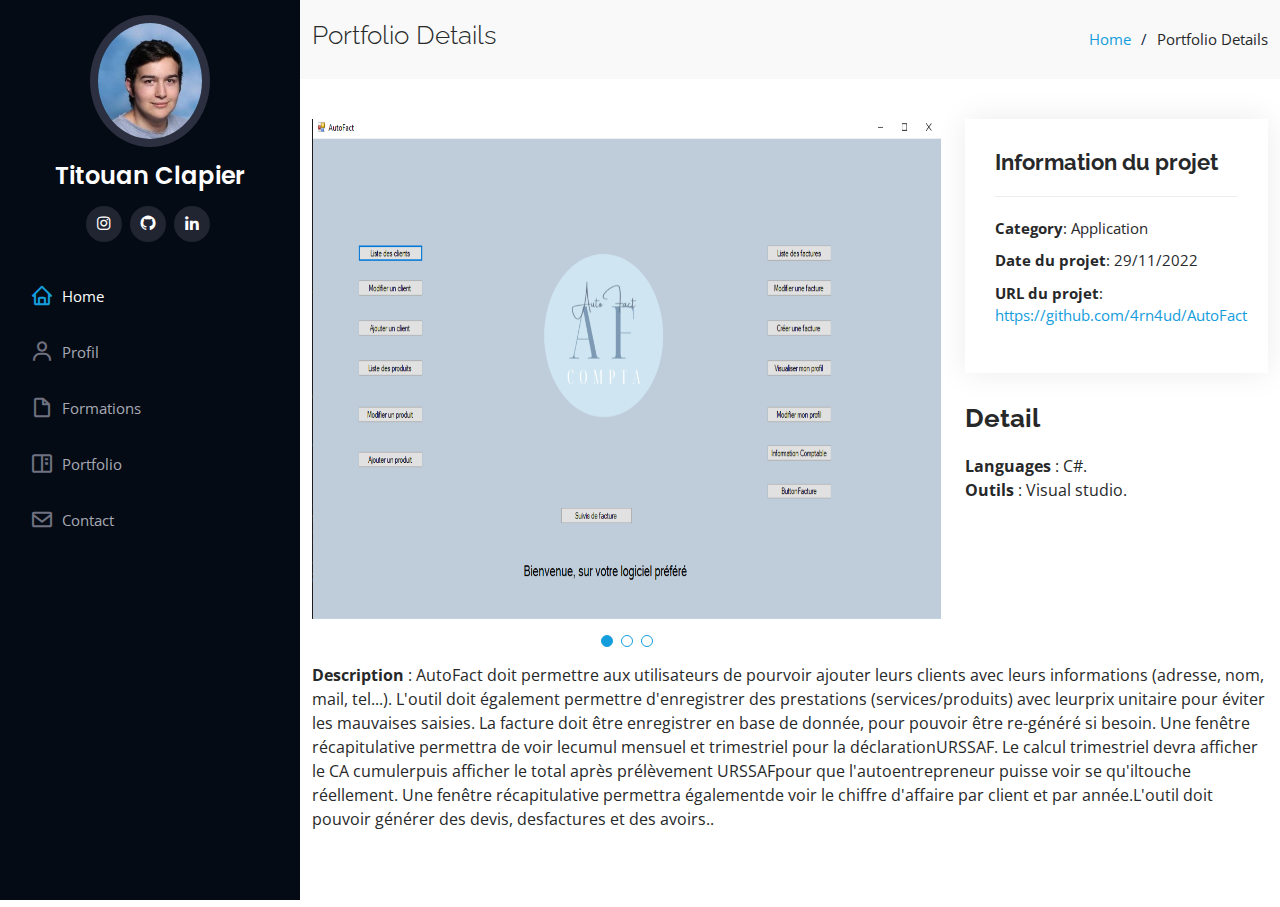
<file: portfolio-details2.html>
<!DOCTYPE html>
<html lang="en">

<head>
  <meta charset="utf-8">
  <meta content="width=device-width, initial-scale=1.0" name="viewport">

  <title>Portfolio Details - iPortfolio Bootstrap Template</title>
  <meta content="" name="description">
  <meta content="" name="keywords">

  <!-- Favicons -->
  <link href="assets/img/favicon.png" rel="icon">
  <link href="assets/img/apple-touch-icon.png" rel="apple-touch-icon">

  <!-- Google Fonts -->
  <link href="https://fonts.googleapis.com/css?family=Open+Sans:300,300i,400,400i,600,600i,700,700i|Raleway:300,300i,400,400i,500,500i,600,600i,700,700i|Poppins:300,300i,400,400i,500,500i,600,600i,700,700i" rel="stylesheet">

  <!-- Vendor CSS Files -->
  <link href="assets/vendor/aos/aos.css" rel="stylesheet">
  <link href="assets/vendor/bootstrap/css/bootstrap.min.css" rel="stylesheet">
  <link href="assets/vendor/bootstrap-icons/bootstrap-icons.css" rel="stylesheet">
  <link href="assets/vendor/boxicons/css/boxicons.min.css" rel="stylesheet">
  <link href="assets/vendor/glightbox/css/glightbox.min.css" rel="stylesheet">
  <link href="assets/vendor/swiper/swiper-bundle.min.css" rel="stylesheet">

  <!-- Template Main CSS File -->
  <link href="assets/css/style.css" rel="stylesheet">

  <!-- =======================================================
  * Template Name: iPortfolio - v3.10.0
  * Template URL: https://bootstrapmade.com/iportfolio-bootstrap-portfolio-websites-template/
  * Author: BootstrapMade.com
  * License: https://bootstrapmade.com/license/
  ======================================================== -->
</head>

<body>

  <!-- ======= Mobile nav toggle button ======= -->
  <i class="bi bi-list mobile-nav-toggle d-xl-none"></i>

  <!-- ======= Header ======= -->
  <header id="header">
    <div class="d-flex flex-column">

      <div class="profile">
        <img src="assets/img/profile-img.jpg" alt="" class="img-fluid rounded-circle">
        <h1 class="text-light"><a href="index.html">Titouan Clapier</a></h1>
        <div class="social-links mt-3 text-center">
          <a href="https://instagram.com/titouan_clapier?igshid=ZDdkNTZiNTM=" target="_blank" class="instagram"><i class="bx bxl-instagram"></i></a>
          <a href="https://github.com/TitouanClapier/" target="_blank" class="github"><i class="bx bxl-github"></i></a>
          <a href="https://www.linkedin.com/in/titouan-clapier-07048a220/" target="_blank" class="linkedin"><i class="bx bxl-linkedin"></i></a>
          
        </div>
      </div>

      <nav id="navbar" class="nav-menu navbar">
        <ul>
          <li><a href="index.html#hero" class="nav-link scrollto active"><i class="bx bx-home"></i> <span>Home</span></a></li>
          <li><a href="index.html#about" class="nav-link scrollto"><i class="bx bx-user"></i> <span>Profil</span></a></li>
          <li><a href="index.html#resume" class="nav-link scrollto"><i class="bx bx-file-blank"></i> <span>Formations</span></a></li>
          <li><a href="index.html#portfolio" class="nav-link scrollto"><i class="bx bx-book-content"></i>
              <span>Portfolio</span></a></li>
          <!-- <li><a href="#services" class="nav-link scrollto"><i class="bx bx-server"></i> <span>Services</span></a></li> -->
          <li><a href="index.html#contact" class="nav-link scrollto"><i class="bx bx-envelope"></i> <span>Contact</span></a></li>
          </ul>
      </nav><!-- .nav-menu -->
    </div>
  </header><!-- End Header -->

  <main id="main">

    <!-- ======= Breadcrumbs ======= -->
    <section id="breadcrumbs" class="breadcrumbs">
      <div class="container">

        <div class="d-flex justify-content-between align-items-center">
          <h2>Portfolio Details</h2>
          <ol>
            <li><a href="index.html">Home</a></li>
            <li>Portfolio Details</li>
          </ol>
        </div>

      </div>
    </section><!-- End Breadcrumbs -->

    <!-- ======= Portfolio Details Section ======= -->
    <section id="portfolio-details" class="portfolio-details">
      <div class="container">

        <div class="row gy-4">

          <div class="col-lg-8">
            <div class="portfolio-details-slider swiper">
              <div class="swiper-wrapper align-items-center">

                <div class="swiper-slide">
                  <img src="assets/img/portfolio/portfolio-details-2.2.jpg" alt="" width="700" height="500">
                </div>

                <div class="swiper-slide">
                  <img src="assets/img/portfolio/portfolio-details-2.1.jpg" alt="" width="700" height="500">
                </div>

                <div class="swiper-slide">
                  <img src="assets/img/portfolio/portfolio-details-2.3.jpg" alt="" width="700" height="500">
                </div>

              </div>
              <div class="swiper-pagination"></div>
            </div>
          </div>

          <div class="col-lg-4">
            <div class="portfolio-info">
              <h3>Information du projet</h3>
              <ul>
                <li><strong>Category</strong>: Application </li>
                <li><strong>Date du projet</strong>: 29/11/2022</li>
                <li><strong>URL du projet</strong>: <a href="https://github.com/4rn4ud/AutoFact">https://github.com/4rn4ud/AutoFact</a></li>
              </ul>
            </div>
            <div class="portfolio-description">
              <h2>Detail</h2>
              <p>
                <strong>Languages</strong> : C#.
                <br>
                <strong>Outils</strong> : Visual studio.

              </p>
            </div>
          </div>

        </div>
        <p>
          <strong>Description</strong> : 
          AutoFact doit permettre aux utilisateurs de pourvoir ajouter leurs clients avec leurs informations (adresse, nom, mail, tel...).
          L'outil doit également permettre d'enregistrer des prestations (services/produits) avec leurprix unitaire pour éviter les mauvaises saisies.
          La facture doit être enregistrer en base de donnée, pour pouvoir être re-généré si besoin. 

          Une fenêtre récapitulative permettra de voir lecumul mensuel et trimestriel pour la déclarationURSSAF.
          Le calcul trimestriel devra afficher le CA cumulerpuis afficher le total après prélèvement URSSAFpour que l'autoentrepreneur puisse voir se qu'iltouche réellement.
          Une fenêtre récapitulative permettra égalementde voir le chiffre d'affaire par client et par année.L'outil doit pouvoir générer des devis, desfactures et des avoirs..
        </p>
      </div>
    </section><!-- End Portfolio Details Section -->

  </main><!-- End #main -->

  <!-- ======= Footer ======= -->
  <footer id="footer">
    <div class="container">


    </div>
  </footer><!-- End  Footer -->

  <a href="#" class="back-to-top d-flex align-items-center justify-content-center"><i class="bi bi-arrow-up-short"></i></a>

  <!-- Vendor JS Files -->
  <script src="assets/vendor/purecounter/purecounter_vanilla.js"></script>
  <script src="assets/vendor/aos/aos.js"></script>
  <script src="assets/vendor/bootstrap/js/bootstrap.bundle.min.js"></script>
  <script src="assets/vendor/glightbox/js/glightbox.min.js"></script>
  <script src="assets/vendor/isotope-layout/isotope.pkgd.min.js"></script>
  <script src="assets/vendor/swiper/swiper-bundle.min.js"></script>
  <script src="assets/vendor/typed.js/typed.min.js"></script>
  <script src="assets/vendor/waypoints/noframework.waypoints.js"></script>
  <script src="assets/vendor/php-email-form/validate.js"></script>

  <!-- Template Main JS File -->
  <script src="assets/js/main.js"></script>

</body>

</html>
</file>
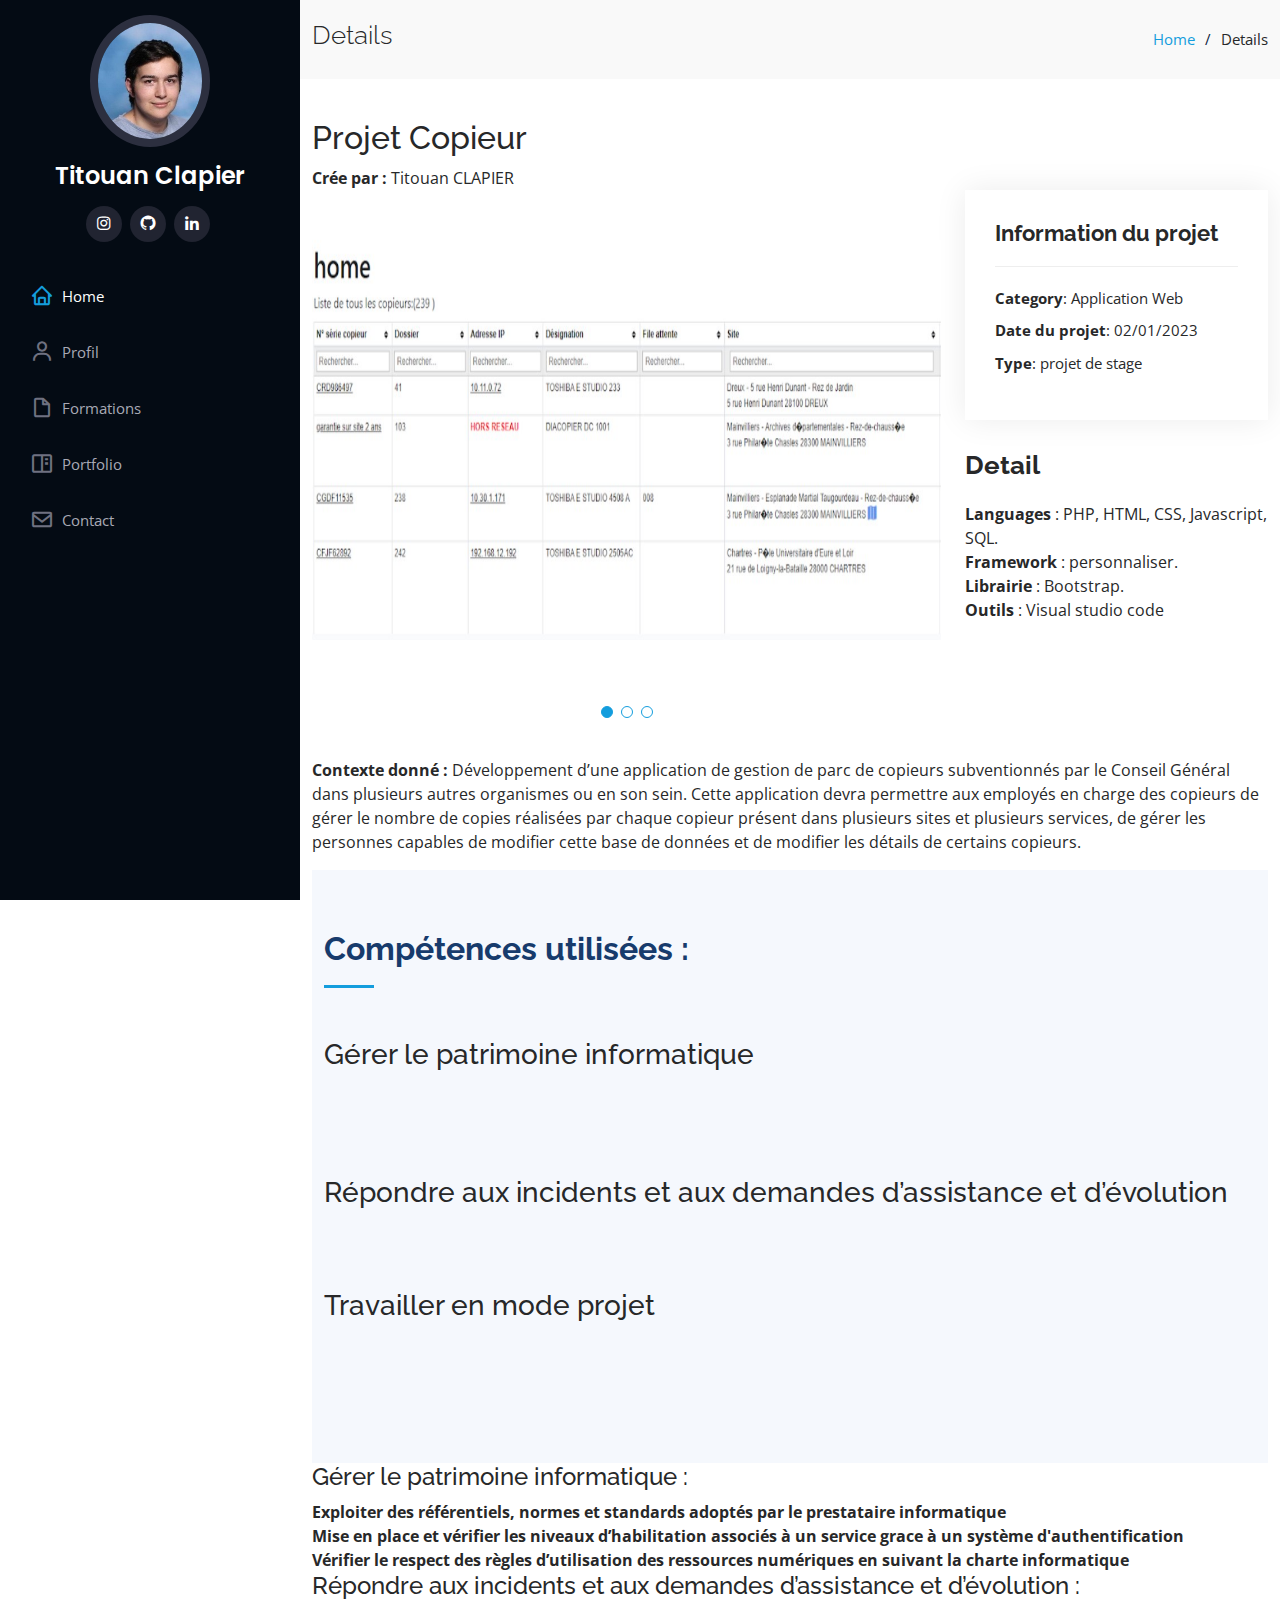
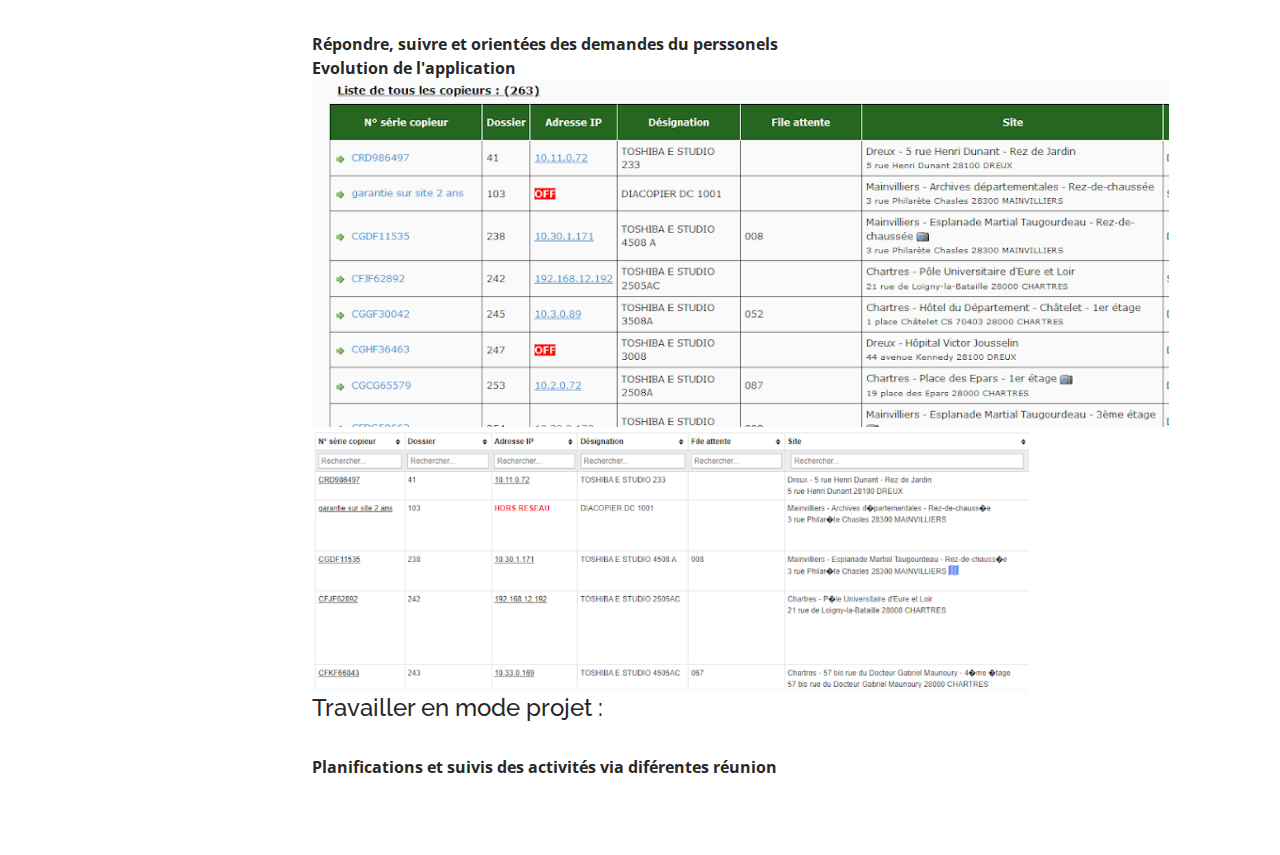
<file: portfolio-details3.html>
<!DOCTYPE html>
<html lang="en">

<head>
  <meta charset="utf-8">
  <meta content="width=device-width, initial-scale=1.0" name="viewport">

  <title>Portfolio Details 3

  </title>
  <meta content="" name="description">
  <meta content="" name="keywords">

  <!-- Favicons -->
  <link href="assets/img/favicon.png" rel="icon">
  <link href="assets/img/apple-touch-icon.png" rel="apple-touch-icon">

  <!-- Google Fonts -->
  <link
    href="https://fonts.googleapis.com/css?family=Open+Sans:300,300i,400,400i,600,600i,700,700i|Raleway:300,300i,400,400i,500,500i,600,600i,700,700i|Poppins:300,300i,400,400i,500,500i,600,600i,700,700i"
    rel="stylesheet">

  <!-- Vendor CSS Files -->
  <link href="assets/vendor/aos/aos.css" rel="stylesheet">
  <link href="assets/vendor/bootstrap/css/bootstrap.min.css" rel="stylesheet">
  <link href="assets/vendor/bootstrap-icons/bootstrap-icons.css" rel="stylesheet">
  <link href="assets/vendor/boxicons/css/boxicons.min.css" rel="stylesheet">
  <link href="assets/vendor/glightbox/css/glightbox.min.css" rel="stylesheet">
  <link href="assets/vendor/swiper/swiper-bundle.min.css" rel="stylesheet">

  <!-- Template Main CSS File -->
  <link href="assets/css/style.css" rel="stylesheet">

  <!-- =======================================================
  * Template Name: iPortfolio - v3.10.0
  * Template URL: https://bootstrapmade.com/iportfolio-bootstrap-portfolio-websites-template/
  * Author: BootstrapMade.com
  * License: https://bootstrapmade.com/license/
  ======================================================== -->
  <style>
    .column {
      float: left;
      width: 33.33%;
      padding: 10px;
      box-sizing: border-box;
    }

    .row:after {
      content: "";
      display: table;
      clear: both;
    }

    .image {
      width: 100%;
      height: auto;
    }
  </style>

</head>

<body>

  <!-- ======= Mobile nav toggle button ======= -->
  <i class="bi bi-list mobile-nav-toggle d-xl-none"></i>

  <!-- ======= Header ======= -->
  <header id="header">
    <div class="d-flex flex-column">

      <div class="profile">
        <img src="assets/img/profile-img.jpg" alt="" class="img-fluid rounded-circle">
        <h1 class="text-light"><a href="index.html">Titouan Clapier</a></h1>
        <div class="social-links mt-3 text-center">
          <a href="https://instagram.com/titouan_clapier?igshid=ZDdkNTZiNTM=" target="_blank" class="instagram"><i
              class="bx bxl-instagram"></i></a>
          <a href="https://github.com/TitouanClapier/" target="_blank" class="github"><i class="bx bxl-github"></i></a>
          <a href="https://www.linkedin.com/in/titouan-clapier-07048a220/" target="_blank" class="linkedin"><i
              class="bx bxl-linkedin"></i></a>

        </div>
      </div>

      <nav id="navbar" class="nav-menu navbar">
        <ul>
          <li><a href="index.html#hero" class="nav-link scrollto active"><i class="bx bx-home"></i>
              <span>Home</span></a></li>
          <li><a href="index.html#about" class="nav-link scrollto"><i class="bx bx-user"></i> <span>Profil</span></a>
          </li>
          <li><a href="index.html#resume" class="nav-link scrollto"><i class="bx bx-file-blank"></i>
              <span>Formations</span></a></li>
          <li><a href="index.html#portfolio" class="nav-link scrollto"><i class="bx bx-book-content"></i>
              <span>Portfolio</span></a></li>
          <!-- <li><a href="#services" class="nav-link scrollto"><i class="bx bx-server"></i> <span>Services</span></a></li> -->
          <li><a href="index.html#contact" class="nav-link scrollto"><i class="bx bx-envelope"></i>
              <span>Contact</span></a></li>
        </ul>
      </nav><!-- .nav-menu -->
    </div>
  </header><!-- End Header -->

  <main id="main">

    <!-- ======= Breadcrumbs ======= -->
    <section id="breadcrumbs" class="breadcrumbs">
      <div class="container">

        <div class="d-flex justify-content-between align-items-center">
          <h2>Details</h2>
          <ol>
            <li><a href="index.html">Home</a></li>
            <li>Details</li>
          </ol>
        </div>

      </div>
    </section><!-- End Breadcrumbs -->

    <!-- ======= Portfolio Details Section ======= -->
    <section id="portfolio-details" class="portfolio-details">
      <div class="container">
        <h2>Projet Copieur</h2>
        <strong>Crée par : </strong>Titouan CLAPIER
        <div class="row gy-4">

          <div class="col-lg-8">
            <div class="portfolio-details-slider swiper">
              <div class="swiper-wrapper align-items-center">

                <div class="swiper-slide">
                  <img src="assets/img/portfolio/Capture26.png" alt="" width="700" height="400">
                </div>

                <div class="swiper-slide">
                  <img src="assets/img/portfolio/Capture27.png" alt="" width="700" height="400">
                </div>

                <div class="swiper-slide">
                  <img src="assets/img/portfolio/Capture28.png" alt="" width="700" height="500">
                </div>

              </div>
              <div class="swiper-pagination"></div>
            </div>
          </div>

          <div class="col-lg-4">
            <div class="portfolio-info">
              <h3>Information du projet</h3>
              <ul>
                <li><strong>Category</strong>: Application Web</li>
                <li><strong>Date du projet</strong>: 02/01/2023</li>
                <li><strong>Type</strong>: projet de stage </li>

              </ul>
            </div>
            <div class="portfolio-description">
              <h2>Detail</h2>
              <p>
                <strong>Languages</strong> : PHP, HTML, CSS, Javascript, SQL.
                <br>
                <strong>Framework</strong> : personnaliser.
                <br>
                <strong>Librairie</strong> : Bootstrap.
                <br>
                <strong>Outils</strong> : Visual studio code
              </p>
            </div>
          </div>

        </div>
        <p>
          <br><strong>Contexte donné :</strong>
          Développement d’une application de gestion de parc de copieurs subventionnés par
          le Conseil Général dans plusieurs autres organismes ou en son sein.
          Cette application devra permettre aux employés en charge des copieurs de gérer le nombre de copies réalisées
          par chaque copieur présent dans plusieurs sites et plusieurs services, de gérer les personnes capables de
          modifier cette base de données et de modifier les détails de certains copieurs.

        </p>

        <p>

          <!-- ======= Skills2 Section ======= -->
        <section id="skills2" class="skills2 section-bg">
          <div class="container">
            <div class="section-title">
              <h2>Compétences utilisées :</h2>
            </div>
            <h3 class="resume-title">Gérer le patrimoine informatique</h3>
            <div class="row">

              <div class="col-lg-12" data-aos="fade-up" data-aos-delay="100">
                <div class="resume-item">
                  ▸Exploiter des référentiels, normes et standards adoptés par le prestataire
                  informatique
                  <br>▸Mettre en place et vérifier les niveaux d’habilitation associés à un service
                  <br>▸Vérifier le respect des règles d’utilisation des ressources numériques
                  <br>
                </div>
              </div>
            </div>
            <br>
            <h3 class="resume-title">Répondre aux incidents et aux demandes d’assistance et d’évolution</h3>
            <div class="row">
              <div class="col-lg-12" data-aos="fade-up" data-aos-delay="100">
                <div class="resume-item">
                  ▸Collecter, suivre et orienter des demandes
                  <br>▸Traiter des demandes concernant les applications
                </div>
              </div>
            </div>
            <br>
            <h3 class="resume-title">Travailler en mode projet</h3>
            <div class="row">
              <div class="col-lg-12" data-aos="fade-up" data-aos-delay="100">
                <div class="resume-item">
                  ▸Analyser les objectifs et les modalités d’organisation d’un projet
                  <br> ▸Planifier les activités
                  <br> ▸Évaluer les indicateurs de suivi d’un projet et analyser les écarts
                </div>
              </div>
            </div>
            
          
          </div>
        </section>
        <h4 class="resume-title">Gérer le patrimoine informatique :</h4>
        <strong>Exploiter des référentiels, normes et standards adoptés par le prestataire
          informatique</strong>
          <br><strong>Mise en place et vérifier les niveaux d’habilitation associés à un service grace à un système d'authentification</strong>
          <br><strong>Vérifier le respect des règles d’utilisation des ressources numériques en suivant la charte informatique</strong>
        
        <h4 class="resume-title">Répondre aux incidents et aux demandes d’assistance et d’évolution :</h4>
        <br><strong>Répondre, suivre et orientées des demandes du perssonels  </strong>
        <br><strong>Evolution de l'application  </strong>
        <div class="row">
          <div class="image">
            <img src="assets/img/portfolio/Capture29.png" alt="Page 1" >
          </div>
          <br>
          <div class="image">
            <img src="assets/img/portfolio/Capture30.png" alt="Page 3" width="75%">
          </div>
          
        </div>

        <h4 class="resume-title">Travailler en mode projet :</h4>
        <br><strong>Planifications et suivis des activités via diférentes réunion</strong>
        </p>




      </div>
    </section><!-- End Portfolio Details Section -->

  </main><!-- End #main -->

  <!-- ======= Footer ======= -->
  <footer id="footer">
    <div class="container">

      
    </div>
  </footer><!-- End  Footer -->

  <a href="#" class="back-to-top d-flex align-items-center justify-content-center"><i
      class="bi bi-arrow-up-short"></i></a>

  <!-- Vendor JS Files -->
  <script src="assets/vendor/purecounter/purecounter_vanilla.js"></script>
  <script src="assets/vendor/aos/aos.js"></script>
  <script src="assets/vendor/bootstrap/js/bootstrap.bundle.min.js"></script>
  <script src="assets/vendor/glightbox/js/glightbox.min.js"></script>
  <script src="assets/vendor/isotope-layout/isotope.pkgd.min.js"></script>
  <script src="assets/vendor/swiper/swiper-bundle.min.js"></script>
  <script src="assets/vendor/typed.js/typed.min.js"></script>
  <script src="assets/vendor/waypoints/noframework.waypoints.js"></script>
  <script src="assets/vendor/php-email-form/validate.js"></script>

  <!-- Template Main JS File -->
  <script src="assets/js/main.js"></script>

</body>

</html>
</file>
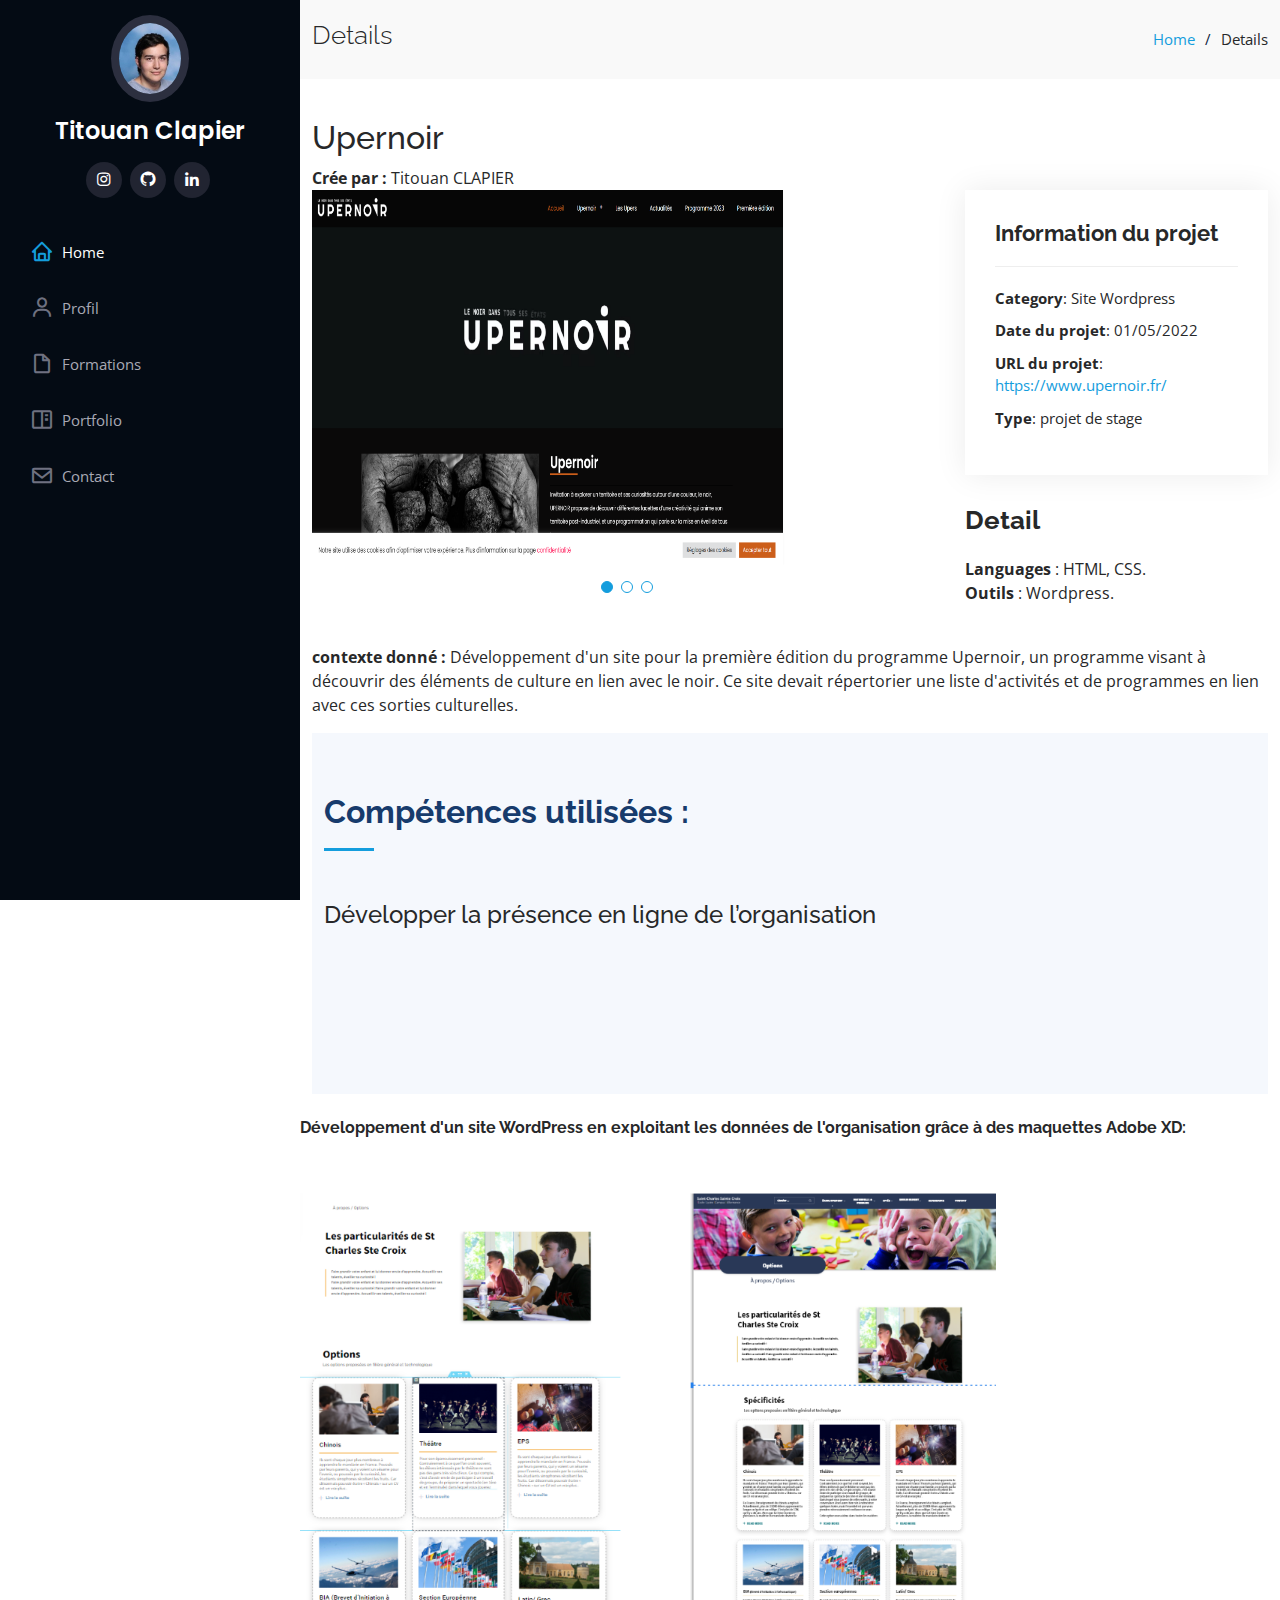
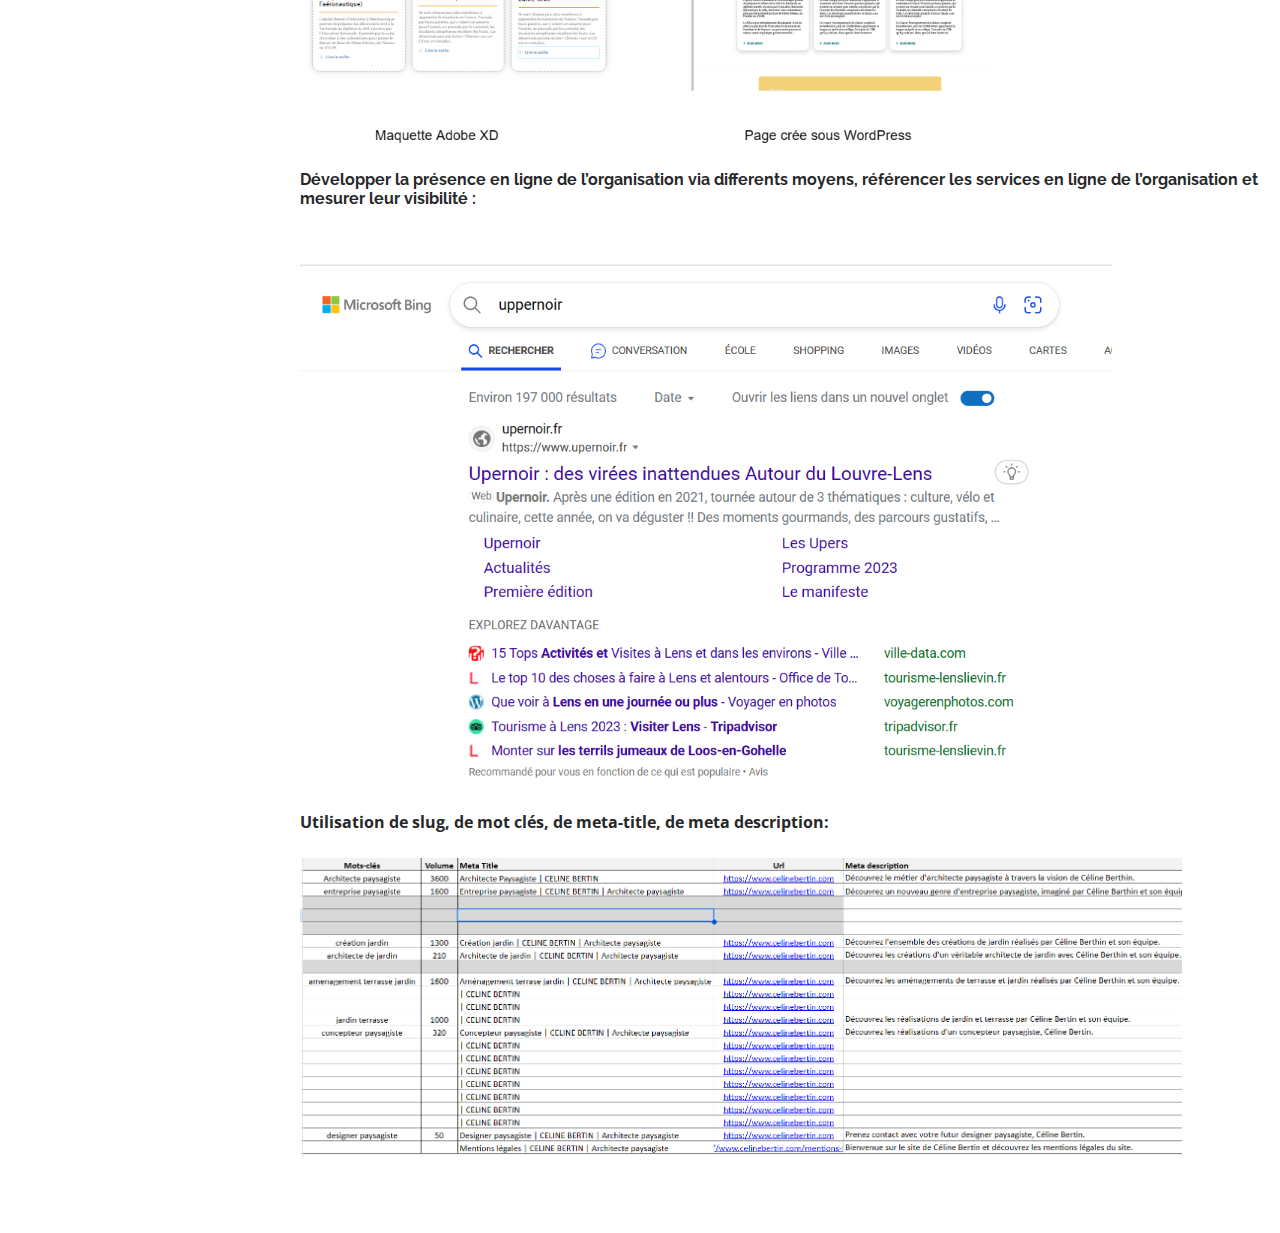
<file: portfolio-details4.html>
<!DOCTYPE html>
<html lang="en">

<head>
  <meta charset="utf-8">
  <meta content="width=device-width, initial-scale=1.0" name="viewport">

  <title>Portfolio Details 1</title>
  <meta content="" name="description">
  <meta content="" name="keywords">

  <!-- Favicons -->
  <link href="assets/img/favicon.png" rel="icon">
  <link href="assets/img/apple-touch-icon.png" rel="apple-touch-icon">

  <!-- Google Fonts -->
  <link
    href="https://fonts.googleapis.com/css?family=Open+Sans:300,300i,400,400i,600,600i,700,700i|Raleway:300,300i,400,400i,500,500i,600,600i,700,700i|Poppins:300,300i,400,400i,500,500i,600,600i,700,700i"
    rel="stylesheet">

  <!-- Vendor CSS Files -->
  <link href="assets/vendor/aos/aos.css" rel="stylesheet">
  <link href="assets/vendor/bootstrap/css/bootstrap.min.css" rel="stylesheet">
  <link href="assets/vendor/bootstrap-icons/bootstrap-icons.css" rel="stylesheet">
  <link href="assets/vendor/boxicons/css/boxicons.min.css" rel="stylesheet">
  <link href="assets/vendor/glightbox/css/glightbox.min.css" rel="stylesheet">
  <link href="assets/vendor/swiper/swiper-bundle.min.css" rel="stylesheet">

  <!-- Template Main CSS File -->
  <link href="assets/css/style.css" rel="stylesheet">

  <!-- =======================================================
  * Template Name: iPortfolio - v3.10.0
  * Template URL: https://bootstrapmade.com/iportfolio-bootstrap-portfolio-websites-template/
  * Author: BootstrapMade.com
  * License: https://bootstrapmade.com/license/
  ======================================================== -->
  <style>
    .column {
      float: left;
      width: 33.33%;
      padding: 10px;
      box-sizing: border-box;
    }

    .row:after {
      content: "";
      display: table;
      clear: both;
    }

    .image {
      width: 100%;
      height: auto;
    }
  </style>

</head>

<body>

  <!-- ======= Mobile nav toggle button ======= -->
  <i class="bi bi-list mobile-nav-toggle d-xl-none"></i>

  <!-- ======= Header ======= -->
  <header id="header">
    <div class="d-flex flex-column">

      <div class="profile">
        <img src="assets/img/profile-img.jpg" alt="" class="img-fluid rounded-circle">
        <h1 class="text-light"><a href="index.html">Titouan Clapier</a></h1>
        <div class="social-links mt-3 text-center">
          <a href="https://instagram.com/titouan_clapier?igshid=ZDdkNTZiNTM=" target="_blank" class="instagram"><i
              class="bx bxl-instagram"></i></a>
          <a href="https://github.com/TitouanClapier/" target="_blank" class="github"><i class="bx bxl-github"></i></a>
          <a href="https://www.linkedin.com/in/titouan-clapier-07048a220/" target="_blank" class="linkedin"><i
              class="bx bxl-linkedin"></i></a>

        </div>
      </div>

      <nav id="navbar" class="nav-menu navbar">
        <ul>
          <li><a href="index.html#hero" class="nav-link scrollto active"><i class="bx bx-home"></i>
              <span>Home</span></a></li>
          <li><a href="index.html#about" class="nav-link scrollto"><i class="bx bx-user"></i> <span>Profil</span></a>
          </li>
          <li><a href="index.html#resume" class="nav-link scrollto"><i class="bx bx-file-blank"></i>
              <span>Formations</span></a></li>
          <li><a href="index.html#portfolio" class="nav-link scrollto"><i class="bx bx-book-content"></i>
              <span>Portfolio</span></a></li>
          <!-- <li><a href="#services" class="nav-link scrollto"><i class="bx bx-server"></i> <span>Services</span></a></li> -->
          <li><a href="index.html#contact" class="nav-link scrollto"><i class="bx bx-envelope"></i>
              <span>Contact</span></a></li>
        </ul>
      </nav><!-- .nav-menu -->
    </div>
  </header><!-- End Header -->

  <main id="main">

    <!-- ======= Breadcrumbs ======= -->
    <section id="breadcrumbs" class="breadcrumbs">
      <div class="container">

        <div class="d-flex justify-content-between align-items-center">
          <h2>Details</h2>
          <ol>
            <li><a href="index.html">Home</a></li>
            <li>Details</li>
          </ol>
        </div>

      </div>
    </section><!-- End Breadcrumbs -->

    <!-- ======= Portfolio Details Section ======= -->
    <section id="portfolio-details" class="portfolio-details">
      <div class="container">
        <h2>Upernoir</h2>
        <strong>Crée par : </strong>Titouan CLAPIER
        <div class="row gy-4">

          <div class="col-lg-8">
            <div class="portfolio-details-slider swiper">
              <div class="swiper-wrapper align-items-center">

                <div class="swiper-slide">
                  <img src="assets/img/portfolio/Capture16.png" alt="" width="700" height="500">
                </div>

                <div class="swiper-slide">
                  <img src="assets/img/portfolio/Capture18.png" alt="" width="700" height="500">
                </div>

                <div class="swiper-slide">
                  <img src="assets/img/portfolio/Capture17.png" alt="" width="700" height="500">
                </div>

              </div>
              <div class="swiper-pagination"></div>
            </div>
          </div>

          <div class="col-lg-4">
            <div class="portfolio-info">
              <h3>Information du projet</h3>
              <ul>
                <li><strong>Category</strong>: Site Wordpress</li>
                <li><strong>Date du projet</strong>: 01/05/2022</li>
                <li><strong>URL du projet</strong>: <a href="https://www.upernoir.fr/">https://www.upernoir.fr/</a></li>
                <li><strong>Type</strong>: projet de stage </li>

              </ul>
            </div>
            <div class="portfolio-description">
              <h2>Detail</h2>
              <p>
                <strong>Languages</strong> : HTML, CSS.
                <br>
                <strong>Outils</strong> : Wordpress.

              </p>
            </div>
          </div>

        </div>
        <p>
          <br><strong>contexte donné :</strong>
          Développement d'un site pour la première édition du programme Upernoir,
          un programme visant à découvrir des éléments de culture en lien avec le noir.
          Ce site devait répertorier une liste d'activités et de programmes en lien avec ces sorties culturelles.
        </p>

        <p>
          <!-- ======= Skills2 Section ======= -->
        <section id="skills2" class="skills2 section-bg">
          <div class="container">

            <div class="section-title">
              <h2>Compétences utilisées :</h2>

            </div>
            <h4 class="resume-title">Développer la présence en ligne de l’organisation</h4>
            <div class="row">

              <div class="col-lg-12" data-aos="fade-up" data-aos-delay="100">
                <div class="resume-item">
                  ▸Participer à la valorisation de l’image de l’organisation sur les médias numériques en
                  tenant compte du cadre juridique et des enjeux économiques
                  <br> ▸Référencer les services en ligne de l’organisation et mesurer leur visibilité.
                  <br> ▸Participer à l’évolution d’un site Web exploitant les données de l’organisation.

                </div>
              </div>
            </div>

          </div>
      </div>
      <br>
      <h6><strong>Développement d'un site WordPress en exploitant les données de l'organisation grâce à des maquettes
          Adobe XD:</strong></h6>
      <br>
      <br><img src="assets/img/portfolio/Capture19.png" alt="">
      <br><br>
      <h6><strong>Développer la présence en ligne de l’organisation via differents moyens, référencer les services en
          ligne de l’organisation et mesurer leur visibilité :</strong></h6>
      <br>
      <br><img src="assets/img/portfolio/Capture20.png" alt="">
      <br><br><strong>Utilisation de slug, de mot clés, de meta-title, de meta description:</strong>
      <br><br><img src="assets/img/portfolio/Capture21.png" alt="" style="width: 120%;">
      </p>




      </div>
    </section><!-- End Portfolio Details Section -->

  </main><!-- End #main -->

  <!-- ======= Footer ======= -->
  <footer id="footer">
    <div class="container">

    </div>
    
    </div>
  </footer><!-- End  Footer -->

  <a href="#" class="back-to-top d-flex align-items-center justify-content-center"><i
      class="bi bi-arrow-up-short"></i></a>

  <!-- Vendor JS Files -->
  <script src="assets/vendor/purecounter/purecounter_vanilla.js"></script>
  <script src="assets/vendor/aos/aos.js"></script>
  <script src="assets/vendor/bootstrap/js/bootstrap.bundle.min.js"></script>
  <script src="assets/vendor/glightbox/js/glightbox.min.js"></script>
  <script src="assets/vendor/isotope-layout/isotope.pkgd.min.js"></script>
  <script src="assets/vendor/swiper/swiper-bundle.min.js"></script>
  <script src="assets/vendor/typed.js/typed.min.js"></script>
  <script src="assets/vendor/waypoints/noframework.waypoints.js"></script>
  <script src="assets/vendor/php-email-form/validate.js"></script>

  <!-- Template Main JS File -->
  <script>
    window.addEventListener('load', function () {
      // Sélectionner toutes les images sur la page
      const images = document.getElementsByTagName('img');

      // Parcourir toutes les images et les redimensionner
      for (let i = 0; i < images.length; i++) {
        const img = images[i];
        const currentWidth = img.width;
        const currentHeight = img.height;
        const newWidth = currentWidth * 0.75; // Réduire la largeur de 1/4
        const newHeight = currentHeight * 0.75; // Réduire la hauteur de 1/4
        img.style.width = newWidth + 'px';
        img.style.height = newHeight + 'px';
      }
    });
  </script>
  <script src="assets/js/main.js"></script>

</body>

</html>
</file>
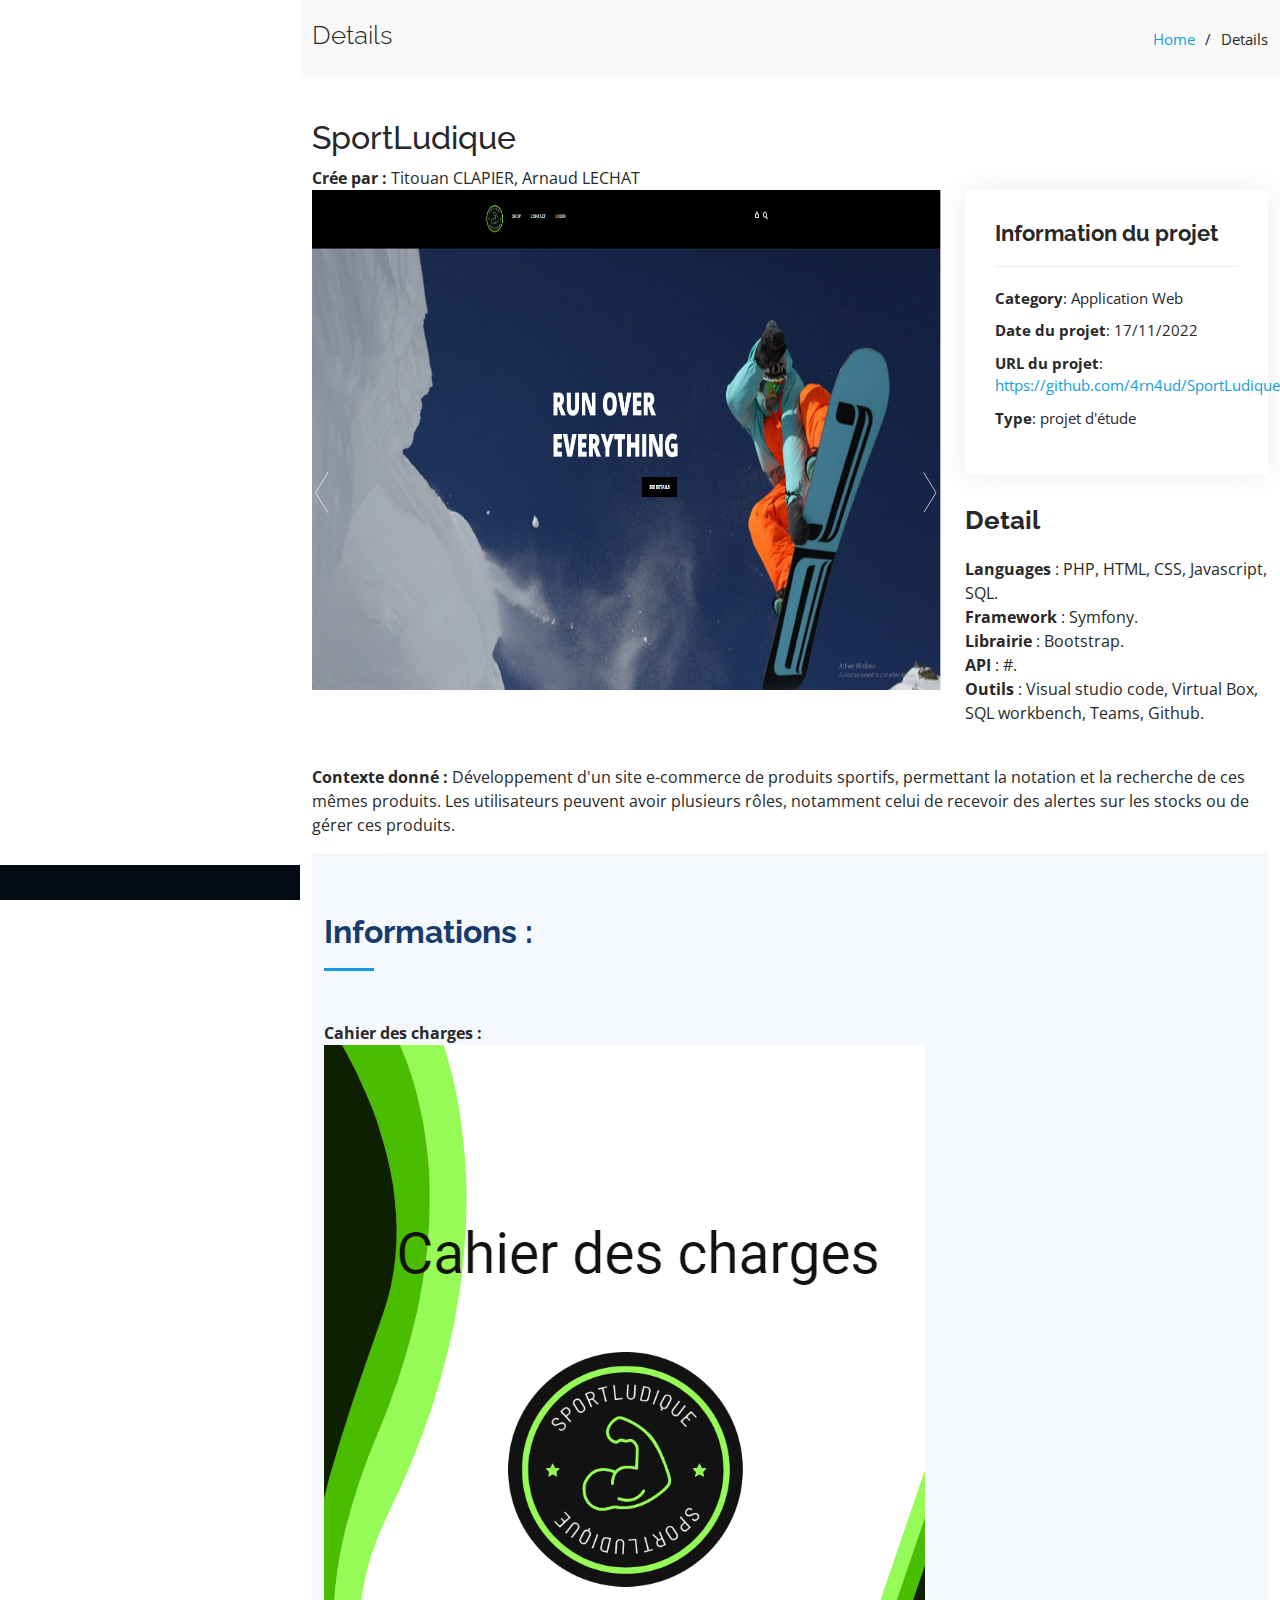
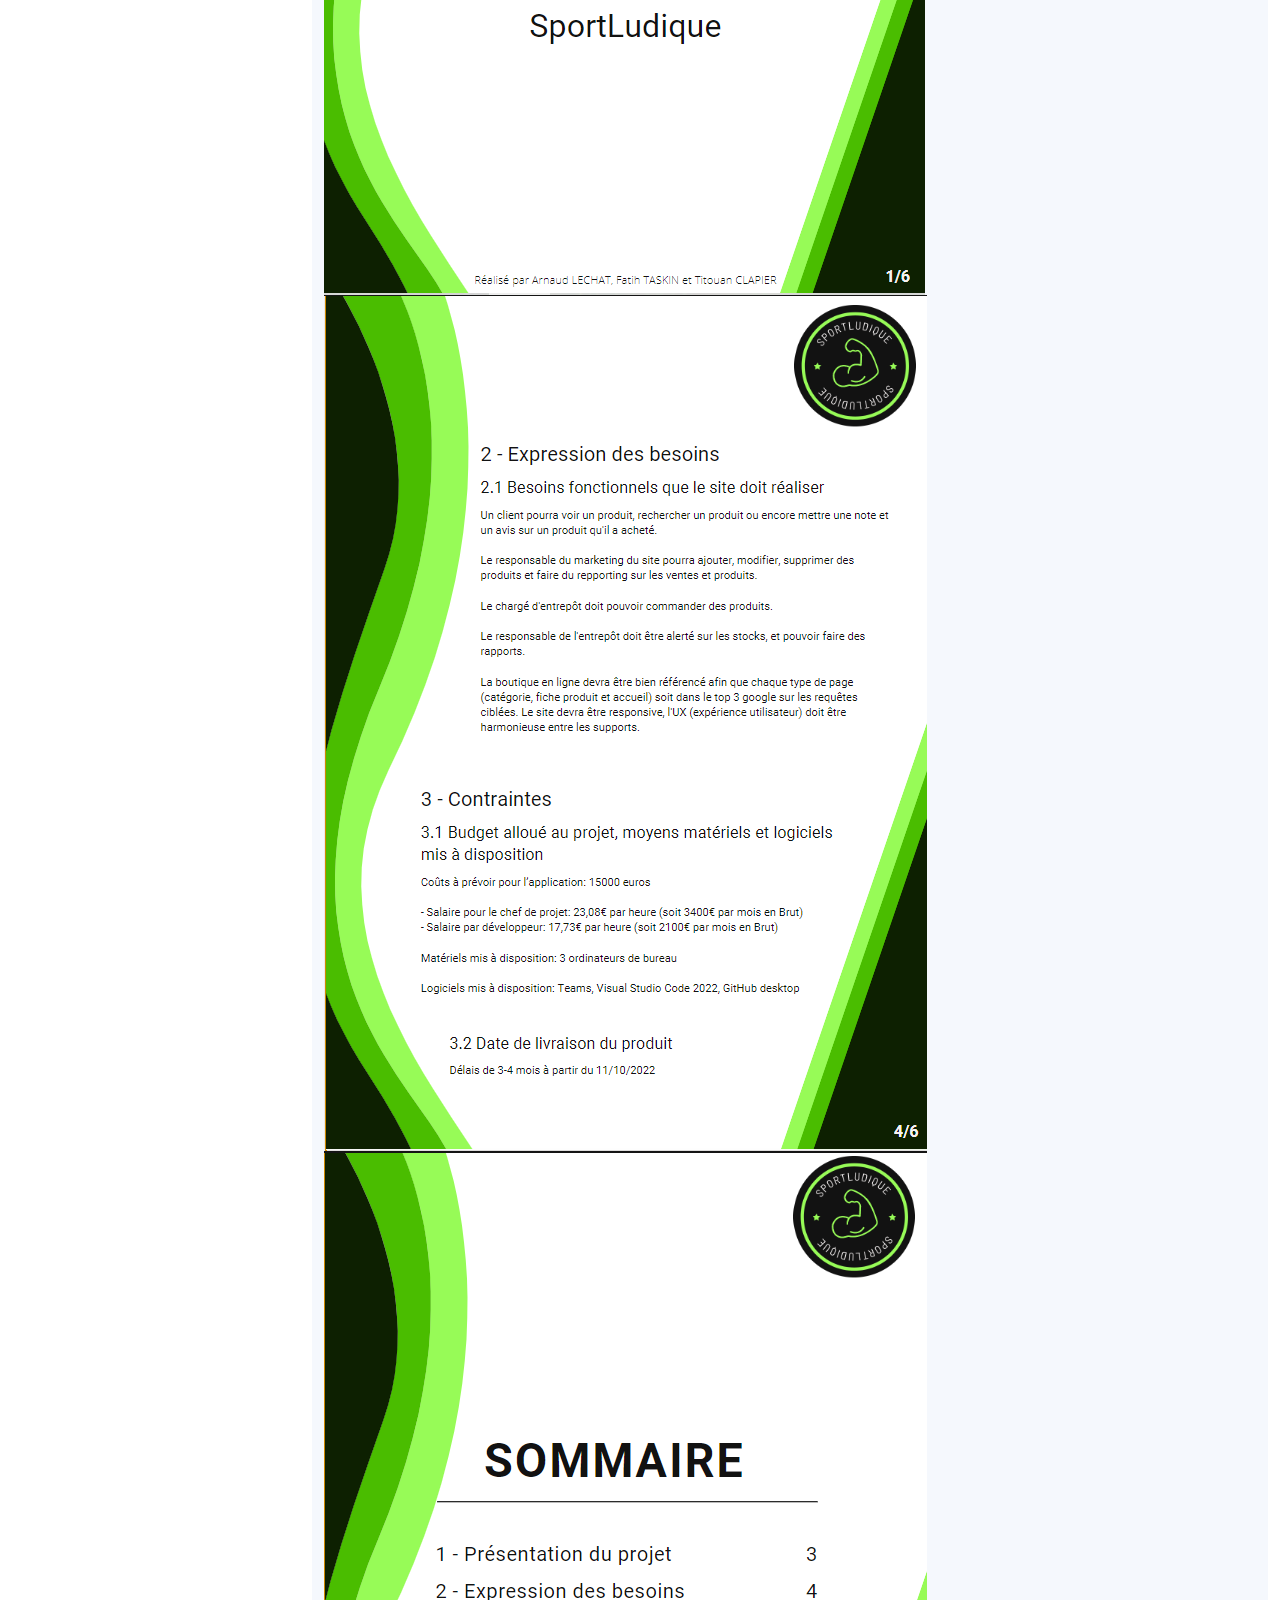
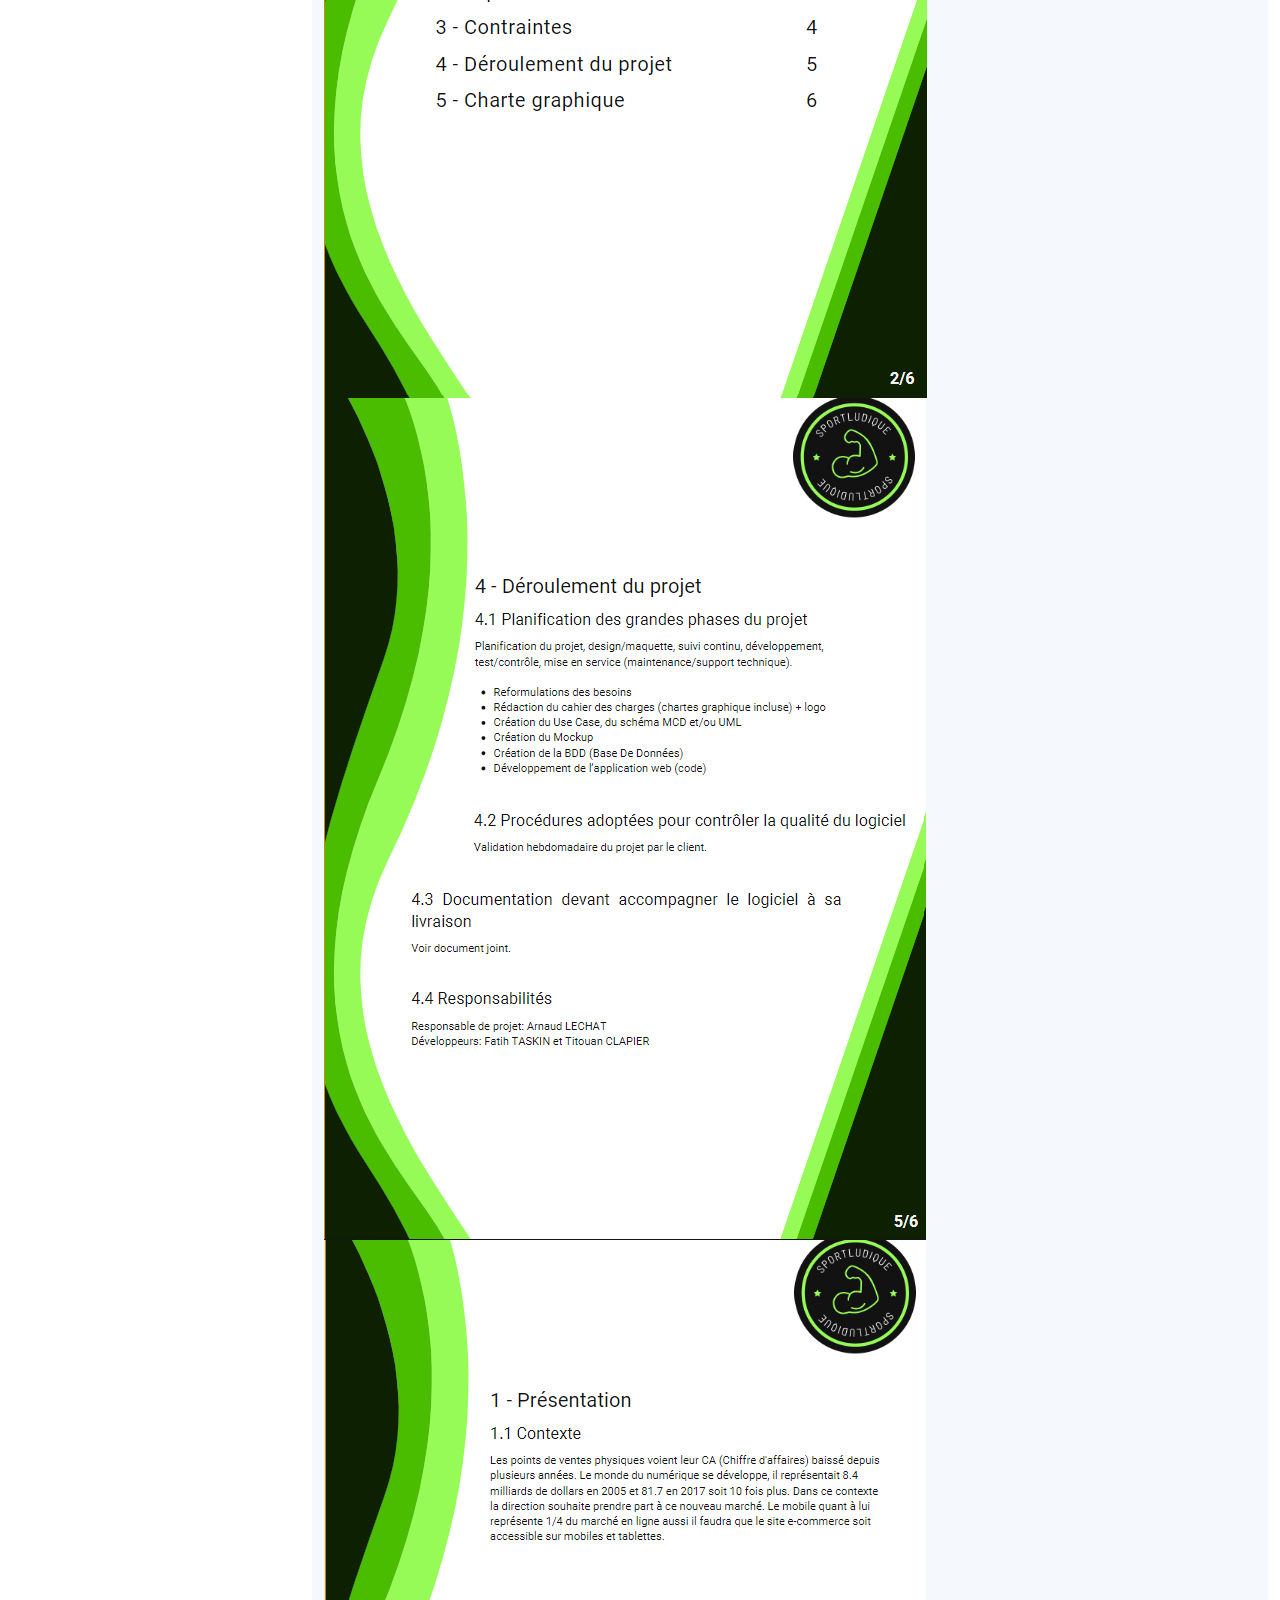
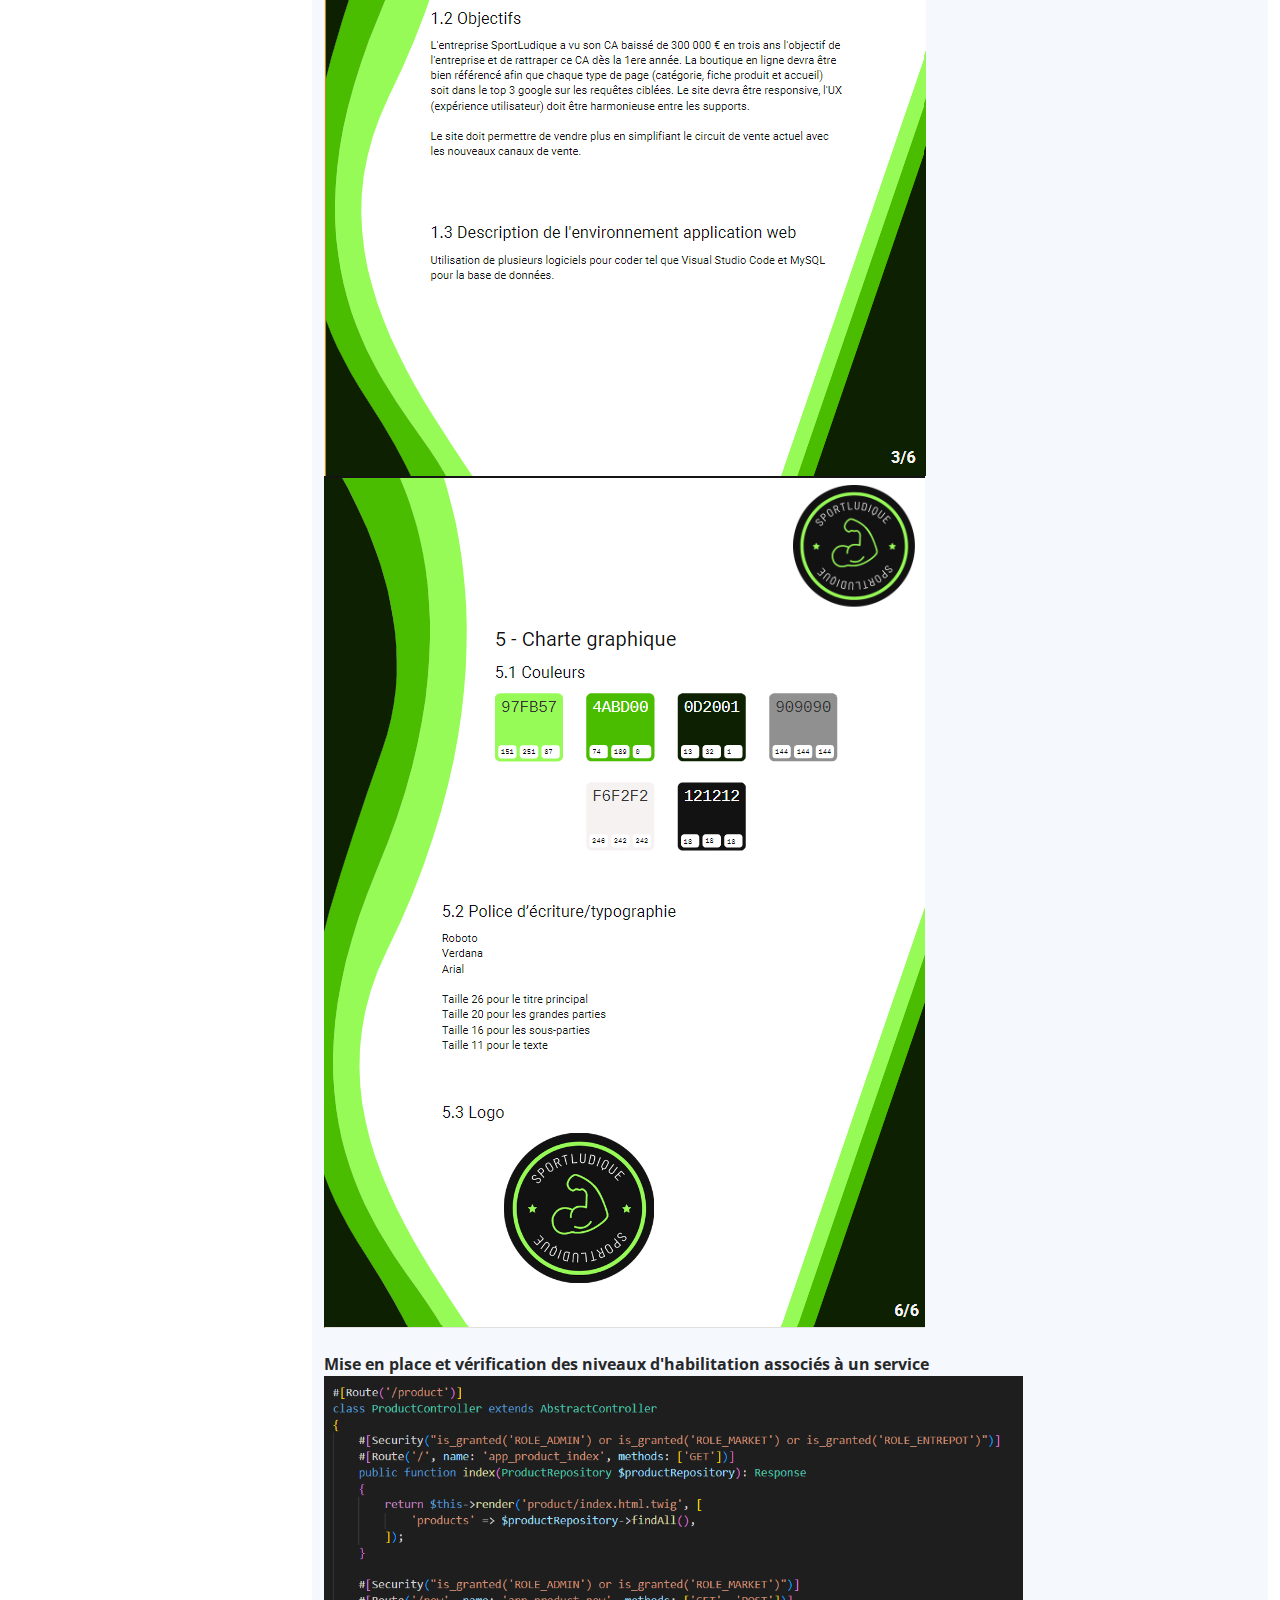
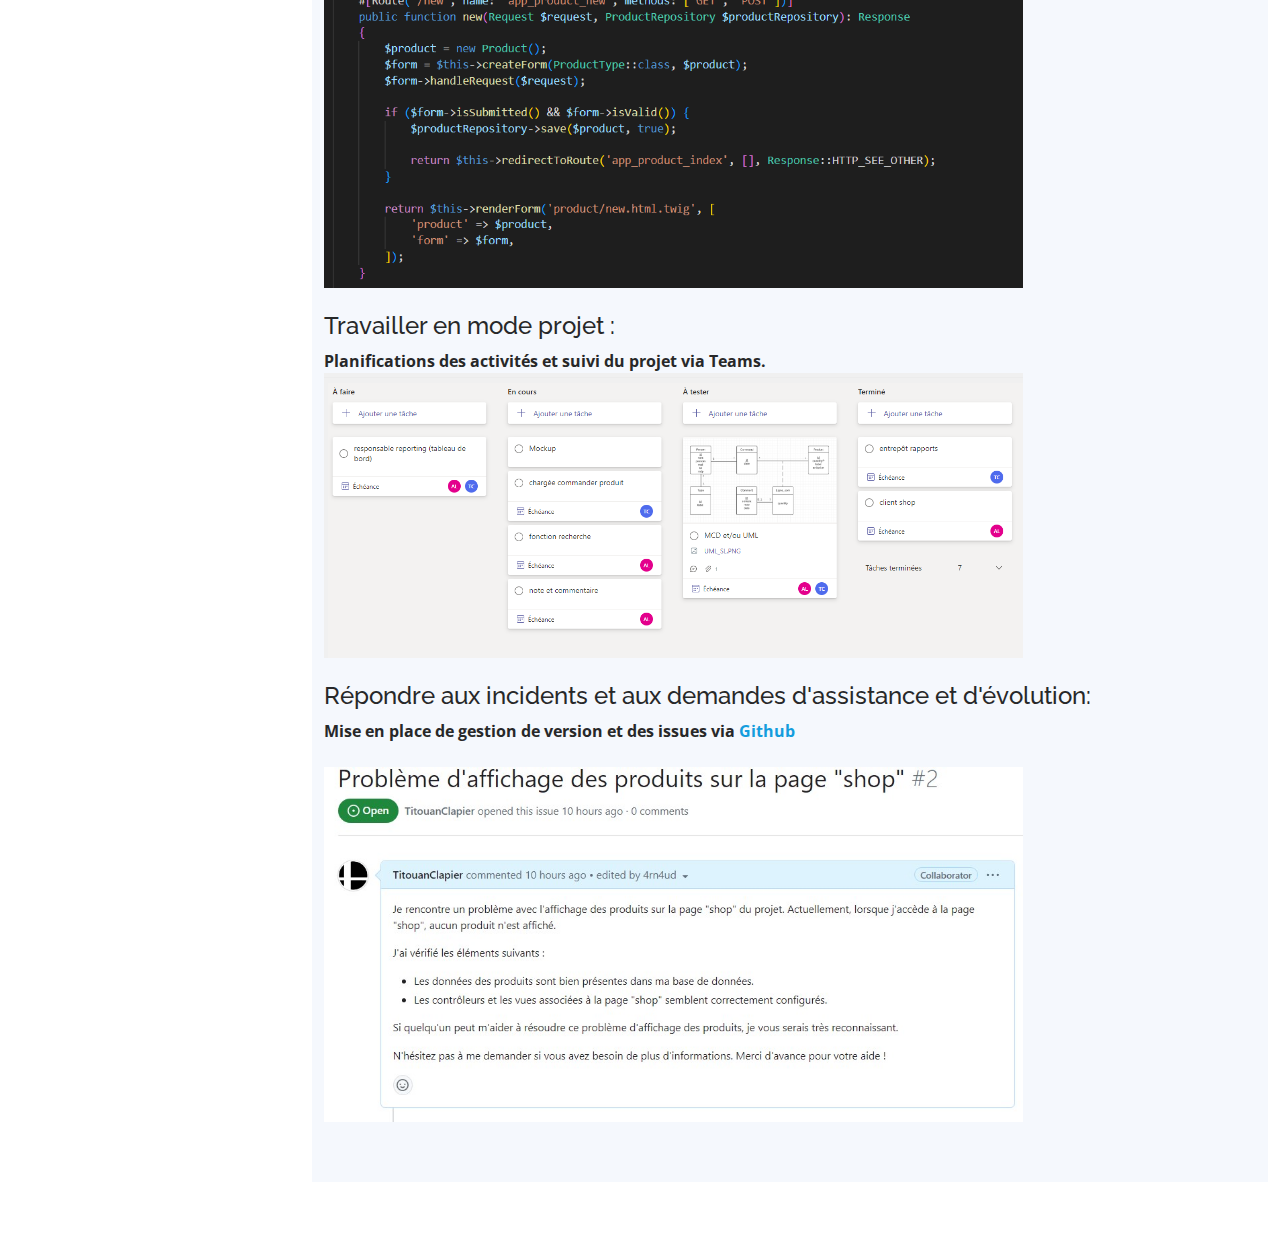
<file: SportLudique.html>
<!DOCTYPE html>
<html lang="en">

<head>
  <meta charset="utf-8">
  <meta content="width=device-width, initial-scale=1.0" name="viewport">

  <title>Portfolio Details 1</title>
  <meta content="" name="description">
  <meta content="" name="keywords">

  <!-- Favicons -->
  <link href="assets/img/favicon.png" rel="icon">
  <link href="assets/img/apple-touch-icon.png" rel="apple-touch-icon">

  <!-- Google Fonts -->
  <link href="https://fonts.googleapis.com/css?family=Open+Sans:300,300i,400,400i,600,600i,700,700i|Raleway:300,300i,400,400i,500,500i,600,600i,700,700i|Poppins:300,300i,400,400i,500,500i,600,600i,700,700i" rel="stylesheet">

  <!-- Vendor CSS Files -->
  <link href="assets/vendor/aos/aos.css" rel="stylesheet">
  <link href="assets/vendor/bootstrap/css/bootstrap.min.css" rel="stylesheet">
  <link href="assets/vendor/bootstrap-icons/bootstrap-icons.css" rel="stylesheet">
  <link href="assets/vendor/boxicons/css/boxicons.min.css" rel="stylesheet">
  <link href="assets/vendor/glightbox/css/glightbox.min.css" rel="stylesheet">
  <link href="assets/vendor/swiper/swiper-bundle.min.css" rel="stylesheet">

  <!-- Template Main CSS File -->
  <link href="assets/css/style.css" rel="stylesheet">
</head>

<body class="detail-page">
  <main id="main">
    <!-- ======= Breadcrumbs ======= -->
    <section id="breadcrumbs" class="breadcrumbs">
      <div class="container">
        <div class="d-flex justify-content-between align-items-center">
          <h2>Details</h2>
          <ol>
            <li><a href="index.html">Home</a></li>
            <li>Details</li>
          </ol>
        </div>
      </div>
    </section><!-- End Breadcrumbs -->

    <!-- ======= Portfolio Details Section ======= -->
    <section id="portfolio-details" class="portfolio-details">
      <div class="container">
        <h2>SportLudique</h2>
        <strong>Crée par : </strong>Titouan CLAPIER, Arnaud LECHAT
        <div class="row gy-4">
          <div class="col-lg-8">
            <div class="portfolio-details-slider swiper">
              <div class="swiper-wrapper align-items-center">
                <div class="swiper-slide">
                  <img src="assets/img/portfolio/portfolio-details-1.1.jpg" alt="" width="700" height="500">
                </div>
                <div class="swiper-slide">
                  <img src="assets/img/portfolio/portfolio-details-1.2.jpg" alt="" width="700" height="500">
                </div>
                <div class="swiper-slide">
                  <img src="assets/img/portfolio/portfolio-details-1.3.jpg" alt="" width="700" height="500">
                </div>
              </div>
              <div class="swiper-pagination"></div>
            </div>
          </div>

          <div class="col-lg-4">
            <div class="portfolio-info">
              <h3>Information du projet</h3>
              <ul>
                <li><strong>Category</strong>: Application Web</li>
                <li><strong>Date du projet</strong>: 17/11/2022</li>
                <li><strong>URL du projet</strong>: <a href="https://github.com/4rn4ud/SportLudique">https://github.com/4rn4ud/SportLudique</a></li>
                <li><strong>Type</strong>: projet d'étude </li>
              </ul>
            </div>
            <div class="portfolio-description">
              <h2>Detail</h2>
              <p>
                <strong>Languages</strong> : PHP, HTML, CSS, Javascript, SQL.<br>
                <strong>Framework</strong> : Symfony.<br>
                <strong>Librairie</strong> : Bootstrap.<br>
                <strong>API</strong> : #.<br>
                <strong>Outils</strong> : Visual studio code, Virtual Box, SQL workbench, Teams, Github.
              </p>
            </div>
          </div>
        </div>
        <p>
          <br><strong>Contexte donné :</strong>
          Développement d'un site e-commerce de produits sportifs,
          permettant la notation et la recherche de ces mêmes produits.
          Les utilisateurs peuvent avoir plusieurs rôles,
          notamment celui de recevoir des alertes sur les stocks ou de gérer ces produits.
        </p>

        <!-- ======= Skills2 Section ======= -->
        <section id="skills2" class="skills2 section-bg">
          <div class="container">
            <div class="section-title">
              <h2>Informations :</h2>
            </div>

            <strong>Cahier des charges : </strong>

            <div class="row">
              <div class="column">
                <img class="image" src="assets/img/portfolio/Capture14.png" alt="Page 1">
                <img class="image" src="assets/img/portfolio/Capture11.png" alt="Page 2">
              </div>
              <div class="column">
                <img class="image" src="assets/img/portfolio/Capture9.PNG" alt="Page 3">
                <img class="image" src="assets/img/portfolio/Capture12.png" alt="Page 4">
              </div>
              <div class="column">
                <img class="image" src="assets/img/portfolio/Capture10.png" alt="Page 5">
                <img class="image" src="assets/img/portfolio/Capture13.png" alt="Page 6">
              </div>
            </div>
            <br><strong>Mise en place et vérification des niveaux d'habilitation associés à un service</strong>
            <br><img src="assets/img/portfolio/Capture15.png" alt="" style="width: 75%;">
            <br>
            <br>
            <h4 class="resume-title">Travailler en mode projet :</h4>
            <strong>Planifications des activités et suivi du projet via Teams.</strong>
            <br><img src="assets/img/portfolio/Capture7.PNG" alt="" style="width: 75%;">
            <br>
            <br>
            <h4 class="resume-title">Répondre aux incidents et aux demandes d'assistance et d'évolution:</h4>
            <strong>Mise en place de gestion de version et des issues via <a href="https://github.com/4rn4ud/SportLudique/commits/main">Github</a></strong>
            <br><br><img src="assets/img/portfolio/Capture25.png" alt="" style="width: 75%;">
            <br>
          </div>
        </section>
      </div>
    </section><!-- End Portfolio Details Section -->
  </main><!-- End #main -->

  <div id="footer-placeholder"></div>

  <!-- Load shared header/footer -->
  <script src="assets/js/include-partials.js"></script>
  <script src="assets/js/main.js"></script>
</body>

</html>
</file>
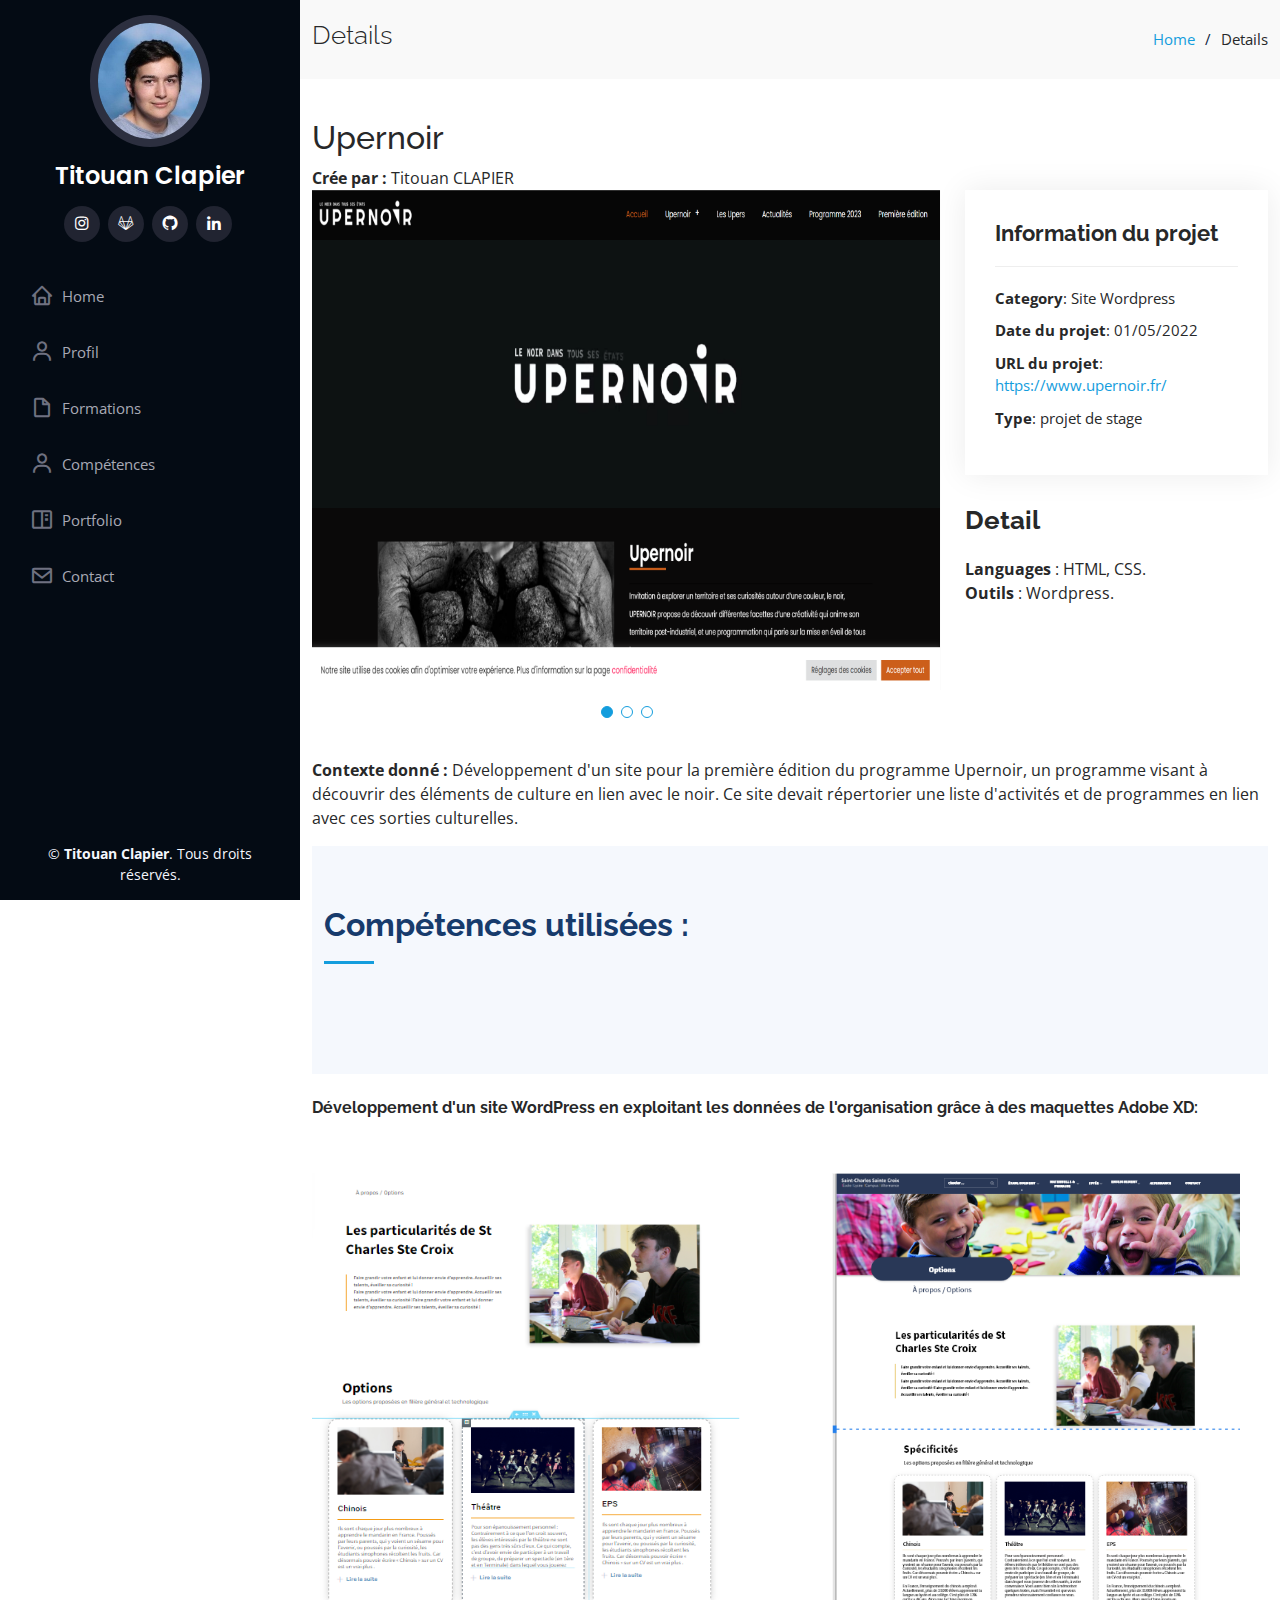
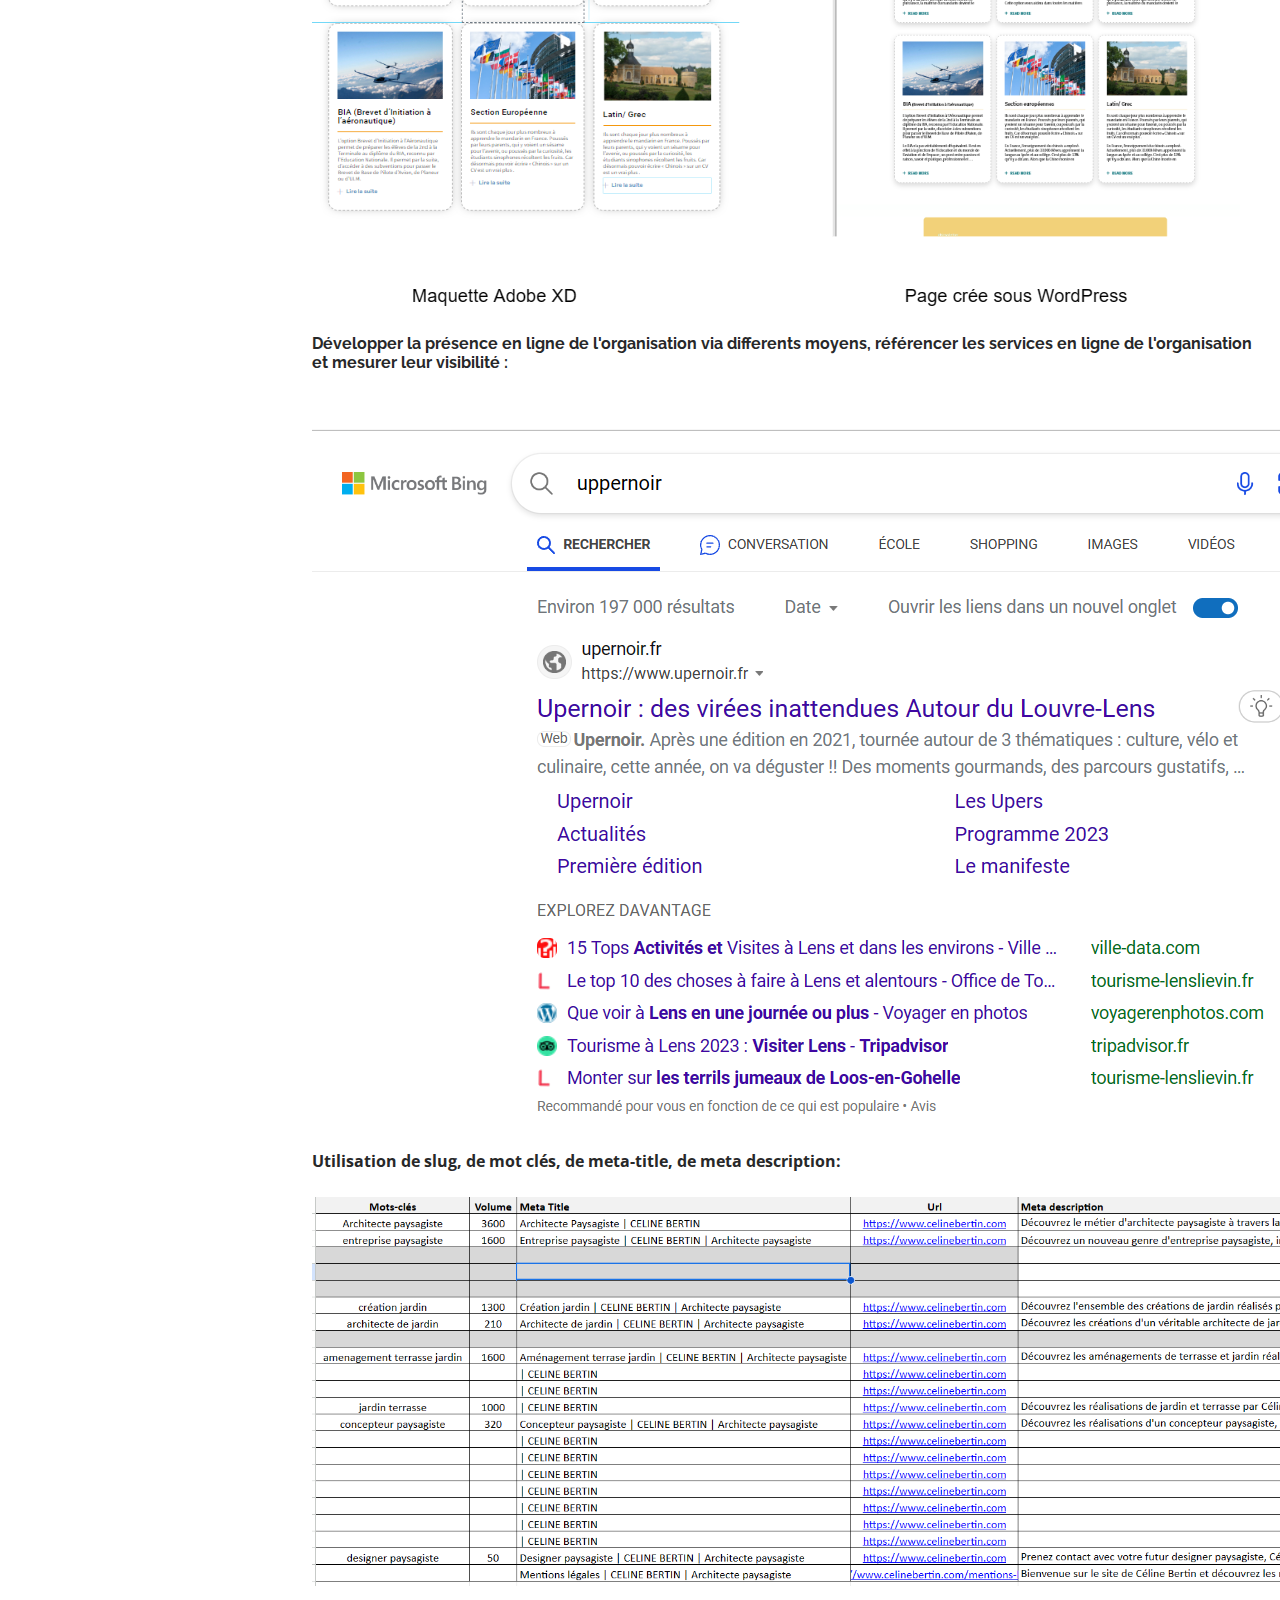
<file: upernoir.html>
<!DOCTYPE html>
<html lang="en">

<head>
  <meta charset="utf-8">
  <meta content="width=device-width, initial-scale=1.0" name="viewport">

  <title>Portfolio Titouan CLAPIER</title>
  <meta content="" name="description">
  <meta content="" name="keywords">

  <!-- Favicons -->
  <link href="assets/img/favicon.png" rel="icon">
  <link href="assets/img/apple-touch-icon.png" rel="apple-touch-icon">

  <!-- Google Fonts -->
  <link href="https://fonts.googleapis.com/css?family=Open+Sans:300,300i,400,400i,600,600i,700,700i|Raleway:300,300i,400,400i,500,500i,600,600i,700,700i|Poppins:300,300i,400,400i,500,500i,600,600i,700,700i" rel="stylesheet">

  <!-- Vendor CSS Files -->
  <link href="assets/vendor/aos/aos.css" rel="stylesheet">
  <link href="assets/vendor/bootstrap/css/bootstrap.min.css" rel="stylesheet">
  <link href="assets/vendor/bootstrap-icons/bootstrap-icons.css" rel="stylesheet">
  <link href="assets/vendor/boxicons/css/boxicons.min.css" rel="stylesheet">
  <link href="assets/vendor/glightbox/css/glightbox.min.css" rel="stylesheet">
  <link href="assets/vendor/swiper/swiper-bundle.min.css" rel="stylesheet">

  <!-- Template Main CSS File -->
  <link href="assets/css/style.css" rel="stylesheet">
</head>

<body class="detail-page">
  <i class="bi bi-list mobile-nav-toggle d-xl-none"></i>
  <header id="header">
    <div class="d-flex flex-column">
      <div class="profile">
        <img src="assets/img/profile-img.jpg" alt="" class="img-fluid rounded-circle">
        <h1 class="text-light"><a href="index.html">Titouan Clapier</a></h1>
        <div class="social-links mt-3 text-center">
          <a href="https://instagram.com/titouan_clapier?igshid=ZDdkNTZiNTM=" target="_blank" class="instagram"><i class="bx bxl-instagram"></i></a>
          <a href="https://gitlab.com/titiclapier" target="_blank" class="gitlab"><i class="bx bxl-gitlab"></i></a>
          <a href="https://github.com/TitouanClapier/" target="_blank" class="github"><i class="bx bxl-github"></i></a>
          <a href="https://www.linkedin.com/in/titouan-clapier-07048a220/" target="_blank" class="linkedin"><i class="bx bxl-linkedin"></i></a>
        </div>
      </div>

      <nav id="navbar" class="nav-menu navbar">
        <ul>
          <li><a href="index.html#hero" class="nav-link scrollto"><i class="bx bx-home"></i> <span>Home</span></a></li>
          <li><a href="index.html#about" class="nav-link scrollto"><i class="bx bx-user"></i> <span>Profil</span></a></li>
          <li><a href="index.html#resume" class="nav-link scrollto"><i class="bx bx-file-blank"></i> <span>Formations</span></a></li>
          <li><a href="index.html#skills" class="nav-link scrollto"><i class="bx bx-user"></i> <span>Compétences</span></a></li>
          <li><a href="index.html#portfolio" class="nav-link scrollto"><i class="bx bx-book-content"></i> <span>Portfolio</span></a></li>
          <li><a href="index.html#contact" class="nav-link scrollto"><i class="bx bx-envelope"></i> <span>Contact</span></a></li>
        </ul>
      </nav>
    </div>
  </header>

  <main id="main">
    <!-- ======= Breadcrumbs ======= -->
    <section id="breadcrumbs" class="breadcrumbs">
      <div class="container">
        <div class="d-flex justify-content-between align-items-center">
          <h2>Details</h2>
          <ol>
            <li><a href="index.html">Home</a></li>
            <li>Details</li>
          </ol>
        </div>
      </div>
    </section><!-- End Breadcrumbs -->

    <!-- ======= Portfolio Details Section ======= -->
    <section id="portfolio-details" class="portfolio-details">
      <div class="container">
        <h2>Upernoir</h2>
        <strong>Crée par : </strong>Titouan CLAPIER
        <div class="row gy-4">
          <div class="col-lg-8">
            <div class="portfolio-details-slider swiper">
              <div class="swiper-wrapper align-items-center">
                <div class="swiper-slide">
                  <img src="assets/img/portfolio/Capture16.png" alt="" width="700" height="500">
                </div>
                <div class="swiper-slide">
                  <img src="assets/img/portfolio/Capture18.png" alt="" width="700" height="500">
                </div>
                <div class="swiper-slide">
                  <img src="assets/img/portfolio/Capture17.png" alt="" width="700" height="500">
                </div>
              </div>
              <div class="swiper-pagination"></div>
            </div>
          </div>

          <div class="col-lg-4">
            <div class="portfolio-info">
              <h3>Information du projet</h3>
              <ul>
                <li><strong>Category</strong>: Site Wordpress</li>
                <li><strong>Date du projet</strong>: 01/05/2022</li>
                <li><strong>URL du projet</strong>: <a href="https://www.upernoir.fr/">https://www.upernoir.fr/</a></li>
                <li><strong>Type</strong>: projet de stage </li>
              </ul>
            </div>
            <div class="portfolio-description">
              <h2>Detail</h2>
              <p>
                <strong>Languages</strong> : HTML, CSS.<br>
                <strong>Outils</strong> : Wordpress.
              </p>
            </div>
          </div>
        </div>
        <p>
          <br><strong>Contexte donné :</strong>
          Développement d'un site pour la première édition du programme Upernoir,
          un programme visant à découvrir des éléments de culture en lien avec le noir.
          Ce site devait répertorier une liste d'activités et de programmes en lien avec ces sorties culturelles.
        </p>

        <!-- ======= Skills2 Section ======= -->
        <section id="skills2" class="skills2 section-bg">
          <div class="container">
            <div class="section-title">
              <h2>Compétences utilisées :</h2>
            </div>
          </div>
        </section>
        <br>
        <h6><strong>Développement d'un site WordPress en exploitant les données de l'organisation grâce à des maquettes
            Adobe XD:</strong></h6>
        <br>
        <br><img src="assets/img/portfolio/Capture19.png" alt="">
        <br><br>
        <h6><strong>Développer la présence en ligne de l'organisation via differents moyens, référencer les services en
            ligne de l'organisation et mesurer leur visibilité :</strong></h6>
        <br>
        <br><img src="assets/img/portfolio/Capture20.png" alt="">
        <br><br><strong>Utilisation de slug, de mot clés, de meta-title, de meta description:</strong>
        <br><br><img src="assets/img/portfolio/Capture21.png" alt="" style="width: 120%;">
      </div>
    </section><!-- End Portfolio Details Section -->
  </main><!-- End #main -->

  <footer id="footer">
    <div class="container">
      <div class="copyright">
        &copy; <strong><span>Titouan Clapier</span></strong>. Tous droits réservés.
      </div>
    </div>
  </footer>

  <a href="#" class="back-to-top d-flex align-items-center justify-content-center"><i class="bi bi-arrow-up-short"></i></a>

  <!-- Vendor JS Files -->
  <script src="assets/vendor/purecounter/purecounter_vanilla.js"></script>
  <script src="assets/vendor/aos/aos.js"></script>
  <script src="assets/vendor/bootstrap/js/bootstrap.bundle.min.js"></script>
  <script src="assets/vendor/glightbox/js/glightbox.min.js"></script>
  <script src="assets/vendor/isotope-layout/isotope.pkgd.min.js"></script>
  <script src="assets/vendor/swiper/swiper-bundle.min.js"></script>
  <script src="assets/vendor/typed.js/typed.min.js"></script>
  <script src="assets/vendor/waypoints/noframework.waypoints.js"></script>
  <script src="assets/vendor/php-email-form/validate.js"></script>

  <!-- Template Main JS File -->
  <script src="assets/js/main.js"></script>
</body>

</html>
</file>
<file: assets/css/style.css>
/**
* Template Name: iPortfolio - v3.10.0
* Template URL: https://bootstrapmade.com/iportfolio-bootstrap-portfolio-websites-template/
* Author: BootstrapMade.com
* License: https://bootstrapmade.com/license/
*/

/*--------------------------------------------------------------
# General
--------------------------------------------------------------*/
body {
  font-family: "Open Sans", sans-serif;
  color: #272829;
}

a {
  color: #149ddd;
  text-decoration: none;
}

a:hover {
  color: #37b3ed;
  text-decoration: none;
}

h1,
h2,
h3,
h4,
h5,
h6 {
  font-family: "Raleway", sans-serif;
}

/*--------------------------------------------------------------
# Back to top button
--------------------------------------------------------------*/
.back-to-top {
  position: fixed;
  visibility: hidden;
  opacity: 0;
  right: 15px;
  bottom: 15px;
  z-index: 996;
  background: #149ddd;
  width: 40px;
  height: 40px;
  border-radius: 50px;
  transition: all 0.4s;
}

.back-to-top i {
  font-size: 28px;
  color: #fff;
  line-height: 0;
}

.back-to-top:hover {
  background: #2eafec;
  color: #fff;
}

.back-to-top.active {
  visibility: visible;
  opacity: 1;
}

/*--------------------------------------------------------------
# Header
--------------------------------------------------------------*/
#header {
  position: fixed;
  top: 0;
  left: 0;
  bottom: 0;
  width: 300px;
  transition: all ease-in-out 0.5s;
  z-index: 9997;
  transition: all 0.5s;
  padding: 0 15px;
  background: #040b14;
  overflow-y: auto;
}

#header .profile img {
  margin: 15px auto;
  display: block;
  width: 120px;
  border: 8px solid #2c2f3f;
}

#header .profile h1 {
  font-size: 24px;
  margin: 0;
  padding: 0;
  font-weight: 600;
  -moz-text-align-last: center;
  text-align-last: center;
  font-family: "Poppins", sans-serif;
}

#header .profile h1 a,
#header .profile h1 a:hover {
  color: #fff;
  text-decoration: none;
}

#header .profile .social-links a {
  font-size: 18px;
  display: inline-block;
  background: #212431;
  color: #fff;
  line-height: 1;
  padding: 8px 0;
  margin-right: 4px;
  border-radius: 50%;
  text-align: center;
  width: 36px;
  height: 36px;
  transition: 0.3s;
}

#header .profile .social-links a:hover {
  background: #149ddd;
  color: #fff;
  text-decoration: none;
}

#main {
  margin-left: 300px;
}

@media (max-width: 1199px) {
  #header {
    left: -300px;
  }

  #main {
    margin-left: 0;
  }
}

/*--------------------------------------------------------------
# Navigation Menu
--------------------------------------------------------------*/
/* Desktop Navigation */
.nav-menu {
  padding: 30px 0 0 0;
}

.nav-menu * {
  margin: 0;
  padding: 0;
  list-style: none;
}

.nav-menu>ul>li {
  position: relative;
  white-space: nowrap;
}

.nav-menu a,
.nav-menu a:focus {
  display: flex;
  align-items: center;
  color: #a8a9b4;
  padding: 12px 15px;
  margin-bottom: 8px;
  transition: 0.3s;
  font-size: 15px;
}

.nav-menu a i,
.nav-menu a:focus i {
  font-size: 24px;
  padding-right: 8px;
  color: #6f7180;
}

.nav-menu a:hover,
.nav-menu .active,
.nav-menu .active:focus,
.nav-menu li:hover>a {
  text-decoration: none;
  color: #fff;
}

.nav-menu a:hover i,
.nav-menu .active i,
.nav-menu .active:focus i,
.nav-menu li:hover>a i {
  color: #149ddd;
}

/* Mobile Navigation */
.mobile-nav-toggle {
  position: fixed;
  right: 15px;
  top: 15px;
  z-index: 9998;
  border: 0;
  font-size: 24px;
  transition: all 0.4s;
  outline: none !important;
  background-color: #149ddd;
  color: #fff;
  width: 40px;
  height: 40px;
  display: inline-flex;
  align-items: center;
  justify-content: center;
  line-height: 0;
  border-radius: 50px;
  cursor: pointer;
}

.mobile-nav-active {
  overflow: hidden;
}

.mobile-nav-active #header {
  left: 0;
}

/*--------------------------------------------------------------
# Hero Section
--------------------------------------------------------------*/
#hero {
  width: 100%;
  height: 100vh;
  background: url("../img/hero-bg.jpg") top center;
  background-size: cover;
}

#hero:before {
  content: "";
  background: rgba(5, 13, 24, 0.3);
  position: absolute;
  bottom: 0;
  top: 0;
  left: 0;
  right: 0;
  z-index: 1;
}

#hero .hero-container {
  position: relative;
  z-index: 2;
  min-width: 300px;
}

#hero h1 {
  margin: 0 0 10px 0;
  font-size: 64px;
  font-weight: 700;
  line-height: 56px;
  color: #fff;
}

#hero p {
  color: #fff;
  margin-bottom: 50px;
  font-size: 26px;
  font-family: "Poppins", sans-serif;
}

#hero p span {
  color: #fff;
  padding-bottom: 4px;
  letter-spacing: 1px;
  border-bottom: 3px solid #149ddd;
}

@media (min-width: 1024px) {
  #hero {
    background-attachment: fixed;
  }
}

@media (max-width: 768px) {
  #hero h1 {
    font-size: 28px;
    line-height: 36px;
  }

  #hero h2 {
    font-size: 18px;
    line-height: 24px;
    margin-bottom: 30px;
  }
}

/*--------------------------------------------------------------
# Sections General
--------------------------------------------------------------*/
section {
  padding: 60px 0;
  overflow: hidden;
}

.section-bg {
  background: #f5f8fd;
}

.section-title {
  padding-bottom: 30px;
}

.section-title h2 {
  font-size: 32px;
  font-weight: bold;
  margin-bottom: 20px;
  padding-bottom: 20px;
  position: relative;
  color: #173b6c;
}

.section-title h2::after {
  content: "";
  position: absolute;
  display: block;
  width: 50px;
  height: 3px;
  background: #149ddd;
  bottom: 0;
  left: 0;
}

.section-title p {
  margin-bottom: 0;
}

/*--------------------------------------------------------------
# About
--------------------------------------------------------------*/
.about .content h3 {
  font-weight: 700;
  font-size: 26px;
  color: #173b6c;
}

.about .content ul {
  list-style: none;
  padding: 0;
}

.about .content ul li {
  margin-bottom: 20px;
  display: flex;
  align-items: center;
}

.about .content ul strong {
  margin-right: 10px;
}

.about .content ul i {
  font-size: 16px;
  margin-right: 5px;
  color: #149ddd;
  line-height: 0;
}

.about .content p:last-child {
  margin-bottom: 0;
}

/*--------------------------------------------------------------
# Facts
--------------------------------------------------------------*/
.facts {
  padding-bottom: 30px;
}

.facts .count-box {
  padding: 30px;
  width: 100%;
}

.facts .count-box i {
  display: block;
  font-size: 44px;
  color: #149ddd;
  float: left;
  line-height: 0;
}

.facts .count-box span {
  font-size: 48px;
  line-height: 40px;
  display: block;
  font-weight: 700;
  color: #050d18;
  margin-left: 60px;
}

.facts .count-box p {
  padding: 15px 0 0 0;
  margin: 0 0 0 60px;
  font-family: "Raleway", sans-serif;
  font-size: 14px;
  color: #122f57;
}

.facts .count-box a {
  font-weight: 600;
  display: block;
  margin-top: 20px;
  color: #122f57;
  font-size: 15px;
  font-family: "Poppins", sans-serif;
  transition: ease-in-out 0.3s;
}

.facts .count-box a:hover {
  color: #1f5297;
}

/*--------------------------------------------------------------
# Akills
--------------------------------------------------------------*/
.skills .progress {
  height: 60px;
  display: block;
  background: none;
  border-radius: 0;
}

.skills .progress .skill {
  padding: 0;
  margin: 0 0 6px 0;
  text-transform: uppercase;
  display: block;
  font-weight: 600;
  font-family: "Poppins", sans-serif;
  color: #050d18;
}

.skills .progress .skill .val {
  float: right;
  font-style: normal;
}

.skills .progress-bar-wrap {
  background: #dce8f8;
  height: 10px;
}

.skills .progress-bar {
  width: 1px;
  height: 10px;
  transition: 0.9s;
  background-color: #149ddd;
}

/*--------------------------------------------------------------
# Resume
--------------------------------------------------------------*/
.resume .resume-title {
  font-size: 26px;
  font-weight: 700;
  margin-top: 20px;
  margin-bottom: 20px;
  color: #050d18;
}

.resume .resume-item {
  padding: 0 0 20px 20px;
  margin-top: -2px;
  border-left: 2px solid #1f5297;
  position: relative;
}

.resume .resume-item h4 {
  line-height: 18px;
  font-size: 18px;
  font-weight: 600;
  text-transform: uppercase;
  font-family: "Poppins", sans-serif;
  color: #050d18;
  margin-bottom: 10px;
}

.resume .resume-item h5 {
  font-size: 16px;
  background: #e4edf9;
  padding: 5px 15px;
  display: inline-block;
  font-weight: 600;
  margin-bottom: 10px;
}

.resume .resume-item ul {
  padding-left: 20px;
}

.resume .resume-item ul li {
  padding-bottom: 10px;
}

.resume .resume-item:last-child {
  padding-bottom: 0;
}

.resume .resume-item::before {
  content: "";
  position: absolute;
  width: 16px;
  height: 16px;
  border-radius: 50px;
  left: -9px;
  top: 0;
  background: #fff;
  border: 2px solid #1f5297;
}

/*--------------------------------------------------------------
# Portfolio
--------------------------------------------------------------*/
.portfolio .portfolio-item {
  margin-bottom: 30px;
}

.portfolio #portfolio-flters {
  padding: 0;
  margin: 0 auto 35px auto;
  list-style: none;
  text-align: center;
  background: #fff;
  border-radius: 50px;
  padding: 2px 15px;
}

.portfolio #portfolio-flters li {
  cursor: pointer;
  display: inline-block;
  padding: 10px 15px 8px 15px;
  font-size: 14px;
  font-weight: 600;
  line-height: 1;
  text-transform: uppercase;
  color: #272829;
  margin-bottom: 5px;
  transition: all 0.3s ease-in-out;
}

.portfolio #portfolio-flters li:hover,
.portfolio #portfolio-flters li.filter-active {
  color: #149ddd;
}

.portfolio #portfolio-flters li:last-child {
  margin-right: 0;
}

.portfolio .portfolio-wrap {
  transition: 0.3s;
  position: relative;
  overflow: hidden;
  z-index: 1;
}

.portfolio .portfolio-wrap::before {
  content: "";
  background: rgba(255, 255, 255, 0.5);
  position: absolute;
  left: 0;
  right: 0;
  top: 0;
  bottom: 0;
  transition: all ease-in-out 0.3s;
  z-index: 2;
  opacity: 0;
}

.portfolio .portfolio-wrap .portfolio-links {
  opacity: 1;
  left: 0;
  right: 0;
  bottom: -60px;
  z-index: 3;
  position: absolute;
  transition: all ease-in-out 0.3s;
  display: flex;
  justify-content: center;
}

.portfolio .portfolio-wrap .portfolio-links a {
  color: #fff;
  font-size: 28px;
  text-align: center;
  background: rgba(20, 157, 221, 0.75);
  transition: 0.3s;
  width: 50%;
}

.portfolio .portfolio-wrap .portfolio-links a:hover {
  background: rgba(20, 157, 221, 0.95);
}

.portfolio .portfolio-wrap .portfolio-links a+a {
  border-left: 1px solid #37b3ed;
}

.portfolio .portfolio-wrap:hover::before {
  top: 0;
  left: 0;
  right: 0;
  bottom: 0;
  opacity: 1;
}

.portfolio .portfolio-wrap:hover .portfolio-links {
  opacity: 1;
  bottom: 0;
}

/*--------------------------------------------------------------
# Portfolio Details
--------------------------------------------------------------*/
.portfolio-details {
  padding-top: 40px;
}

.portfolio-details .portfolio-details-slider img {
  width: 100%;
}

.portfolio-details .portfolio-details-slider .swiper-pagination {
  margin-top: 20px;
  position: relative;
}

.portfolio-details .portfolio-details-slider .swiper-pagination .swiper-pagination-bullet {
  width: 12px;
  height: 12px;
  background-color: #fff;
  opacity: 1;
  border: 1px solid #149ddd;
}

.portfolio-details .portfolio-details-slider .swiper-pagination .swiper-pagination-bullet-active {
  background-color: #149ddd;
}

.portfolio-details .portfolio-info {
  padding: 30px;
  box-shadow: 0px 0 30px rgba(5, 13, 24, 0.08);
}

.portfolio-details .portfolio-info h3 {
  font-size: 22px;
  font-weight: 700;
  margin-bottom: 20px;
  padding-bottom: 20px;
  border-bottom: 1px solid #eee;
}

.portfolio-details .portfolio-info ul {
  list-style: none;
  padding: 0;
  font-size: 15px;
}

.portfolio-details .portfolio-info ul li+li {
  margin-top: 10px;
}

.portfolio-details .portfolio-description {
  padding-top: 30px;
}

.portfolio-details .portfolio-description h2 {
  font-size: 26px;
  font-weight: 700;
  margin-bottom: 20px;
}

.portfolio-details .portfolio-description p {
  padding: 0;
}

/*--------------------------------------------------------------
# Services
--------------------------------------------------------------*/
.services .icon-box {
  margin-bottom: 20px;
}

.services .icon {
  float: left;
  display: flex;
  align-items: center;
  justify-content: center;
  width: 54px;
  height: 54px;
  background: #149ddd;
  border-radius: 50%;
  transition: 0.5s;
  border: 1px solid #149ddd;
}

.services .icon i {
  color: #fff;
  font-size: 24px;
  line-height: 0;
}

.services .icon-box:hover .icon {
  background: #fff;
}

.services .icon-box:hover .icon i {
  color: #149ddd;
}

.services .title {
  margin-left: 80px;
  font-weight: 700;
  margin-bottom: 15px;
  font-size: 18px;
}

.services .title a {
  color: #343a40;
}

.services .title a:hover {
  color: #149ddd;
}

.services .description {
  margin-left: 80px;
  line-height: 24px;
  font-size: 14px;
}

/*--------------------------------------------------------------
# Testimonials
--------------------------------------------------------------*/
.testimonials .testimonials-carousel,
.testimonials .testimonials-slider {
  overflow: hidden;
}

.testimonials .testimonial-item {
  box-sizing: content-box;
  text-align: center;
  min-height: 320px;
}

.testimonials .testimonial-item .testimonial-img {
  width: 90px;
  border-radius: 50%;
  margin: 0 auto;
}

.testimonials .testimonial-item h3 {
  font-size: 18px;
  font-weight: bold;
  margin: 10px 0 5px 0;
  color: #111;
}

.testimonials .testimonial-item h4 {
  font-size: 14px;
  color: #999;
  margin: 0;
}

.testimonials .testimonial-item .quote-icon-left,
.testimonials .testimonial-item .quote-icon-right {
  color: #c3e8fa;
  font-size: 26px;
}

.testimonials .testimonial-item .quote-icon-left {
  display: inline-block;
  left: -5px;
  position: relative;
}

.testimonials .testimonial-item .quote-icon-right {
  display: inline-block;
  right: -5px;
  position: relative;
  top: 10px;
}

.testimonials .testimonial-item p {
  font-style: italic;
  margin: 0 15px 15px 15px;
  padding: 20px;
  background: #fff;
  position: relative;
  margin-bottom: 35px;
  border-radius: 6px;
  box-shadow: 0px 2px 15px rgba(0, 0, 0, 0.1);
}

.testimonials .testimonial-item p::after {
  content: "";
  width: 0;
  height: 0;
  border-top: 20px solid #fff;
  border-right: 20px solid transparent;
  border-left: 20px solid transparent;
  position: absolute;
  bottom: -20px;
  left: calc(50% - 20px);
}

.testimonials .swiper-pagination {
  margin-top: 20px;
  position: relative;
}

.testimonials .swiper-pagination .swiper-pagination-bullet {
  width: 12px;
  height: 12px;
  background-color: #fff;
  opacity: 1;
  border: 1px solid #149ddd;
}

.testimonials .swiper-pagination .swiper-pagination-bullet-active {
  background-color: #149ddd;
}

/*--------------------------------------------------------------
# Contact
--------------------------------------------------------------*/
.contact {
  padding-bottom: 130px;
}

.contact .info {
  padding: 30px;
  background: #fff;
  width: 100%;
  box-shadow: 0 0 24px 0 rgba(0, 0, 0, 0.12);
}

.contact .info i {
  font-size: 20px;
  color: #149ddd;
  float: left;
  width: 44px;
  height: 44px;
  background: #dff3fc;
  display: flex;
  justify-content: center;
  align-items: center;
  border-radius: 50px;
  transition: all 0.3s ease-in-out;
}

.contact .info h4 {
  padding: 0 0 0 60px;
  font-size: 22px;
  font-weight: 600;
  margin-bottom: 5px;
  color: #050d18;
}

.contact .info p {
  padding: 0 0 10px 60px;
  margin-bottom: 20px;
  font-size: 14px;
  color: #173b6c;
}

.contact .info .email p {
  padding-top: 5px;
}

.contact .info .social-links {
  padding-left: 60px;
}

.contact .info .social-links a {
  font-size: 18px;
  display: inline-block;
  background: #333;
  color: #fff;
  line-height: 1;
  padding: 8px 0;
  border-radius: 50%;
  text-align: center;
  width: 36px;
  height: 36px;
  transition: 0.3s;
  margin-right: 10px;
}

.contact .info .social-links a:hover {
  background: #149ddd;
  color: #fff;
}

.contact .info .email:hover i,
.contact .info .address:hover i,
.contact .info .phone:hover i {
  background: #149ddd;
  color: #fff;
}

.contact .php-email-form {
  width: 100%;
  padding: 30px;
  background: #fff;
  box-shadow: 0 0 24px 0 rgba(0, 0, 0, 0.12);
}

.contact .php-email-form .form-group {
  padding-bottom: 8px;
}

.contact .php-email-form .validate {
  display: none;
  color: red;
  margin: 0 0 15px 0;
  font-weight: 400;
  font-size: 13px;
}

.contact .php-email-form .error-message {
  display: none;
  color: #fff;
  background: #ed3c0d;
  text-align: left;
  padding: 15px;
  font-weight: 600;
}

.contact .php-email-form .error-message br+br {
  margin-top: 25px;
}

.contact .php-email-form .sent-message {
  display: none;
  color: #fff;
  background: #18d26e;
  text-align: center;
  padding: 15px;
  font-weight: 600;
}

.contact .php-email-form .loading {
  display: none;
  background: #fff;
  text-align: center;
  padding: 15px;
}

.contact .php-email-form .loading:before {
  content: "";
  display: inline-block;
  border-radius: 50%;
  width: 24px;
  height: 24px;
  margin: 0 10px -6px 0;
  border: 3px solid #18d26e;
  border-top-color: #eee;
  -webkit-animation: animate-loading 1s linear infinite;
  animation: animate-loading 1s linear infinite;
}

.contact .php-email-form .form-group {
  margin-bottom: 15px;
}

.contact .php-email-form label {
  padding-bottom: 8px;
}

.contact .php-email-form input,
.contact .php-email-form textarea {
  border-radius: 0;
  box-shadow: none;
  font-size: 14px;
}

.contact .php-email-form input {
  height: 44px;
}

.contact .php-email-form textarea {
  padding: 10px 15px;
}

.contact .php-email-form button[type=submit] {
  background: #149ddd;
  border: 0;
  padding: 10px 24px;
  color: #fff;
  transition: 0.4s;
  border-radius: 4px;
}

.contact .php-email-form button[type=submit]:hover {
  background: #37b3ed;
}

@-webkit-keyframes animate-loading {
  0% {
    transform: rotate(0deg);
  }

  100% {
    transform: rotate(360deg);
  }
}

@keyframes animate-loading {
  0% {
    transform: rotate(0deg);
  }

  100% {
    transform: rotate(360deg);
  }
}

/*--------------------------------------------------------------
# Breadcrumbs
--------------------------------------------------------------*/
.breadcrumbs {
  padding: 20px 0;
  background: #f9f9f9;
}

.breadcrumbs h2 {
  font-size: 26px;
  font-weight: 300;
}

.breadcrumbs ol {
  display: flex;
  flex-wrap: wrap;
  list-style: none;
  padding: 0;
  margin: 0;
  font-size: 15px;
}

.breadcrumbs ol li+li {
  padding-left: 10px;
}

.breadcrumbs ol li+li::before {
  display: inline-block;
  padding-right: 10px;
  color: #0e2442;
  content: "/";
}

@media (max-width: 768px) {
  .breadcrumbs .d-flex {
    display: block !important;
  }

  .breadcrumbs ol {
    display: block;
  }

  .breadcrumbs ol li {
    display: inline-block;
  }
}

/*--------------------------------------------------------------
# Footer
--------------------------------------------------------------*/
#footer {
  padding: 15px;
  color: #f4f6fd;
  font-size: 14px;
  position: fixed;
  left: 0;
  bottom: 0;
  width: 300px;
  z-index: 9999;
  background: #040b14;
}

#footer .copyright {
  text-align: center;
}

#footer .credits {
  padding-top: 5px;
  text-align: center;
  font-size: 13px;
  color: #eaebf0;
}

@media (max-width: 1199px) {
  #footer {
    position: static;
    width: auto;
    padding-right: 20px 15px;
  }
}
</file>
